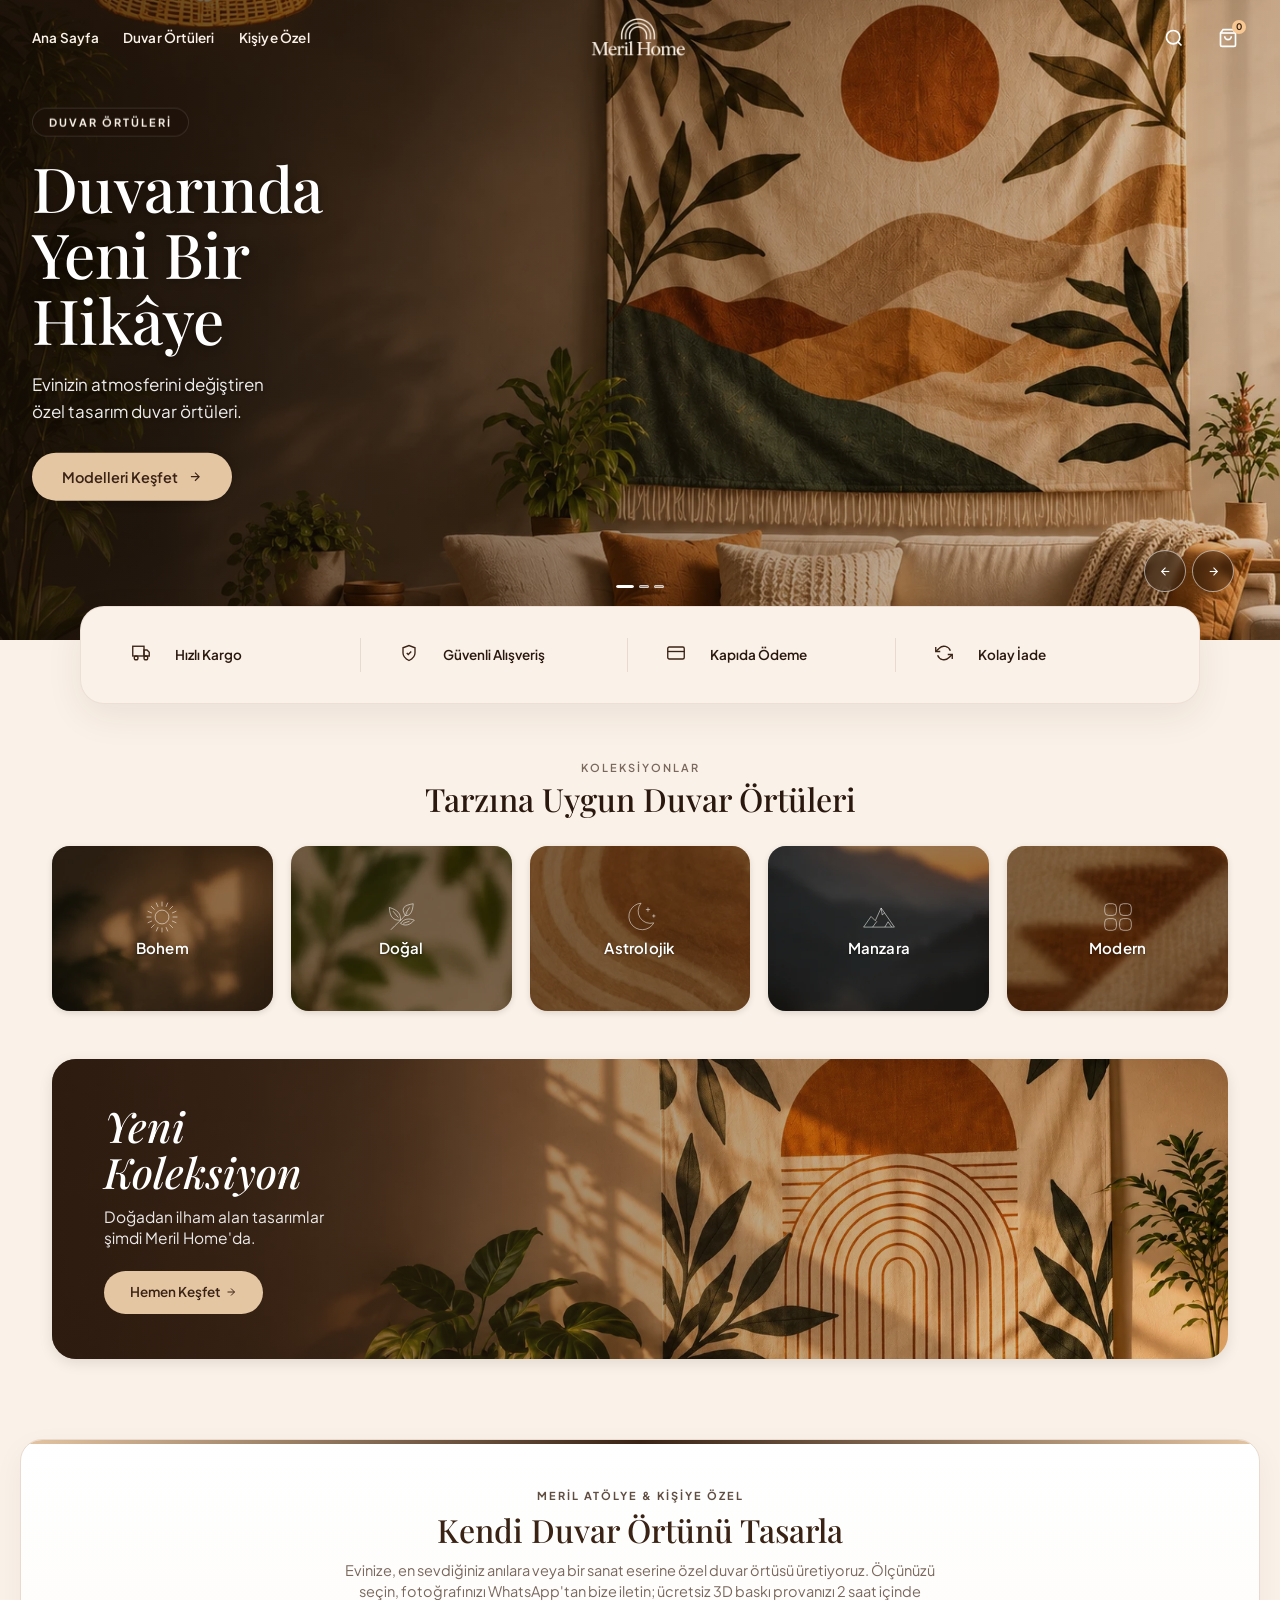
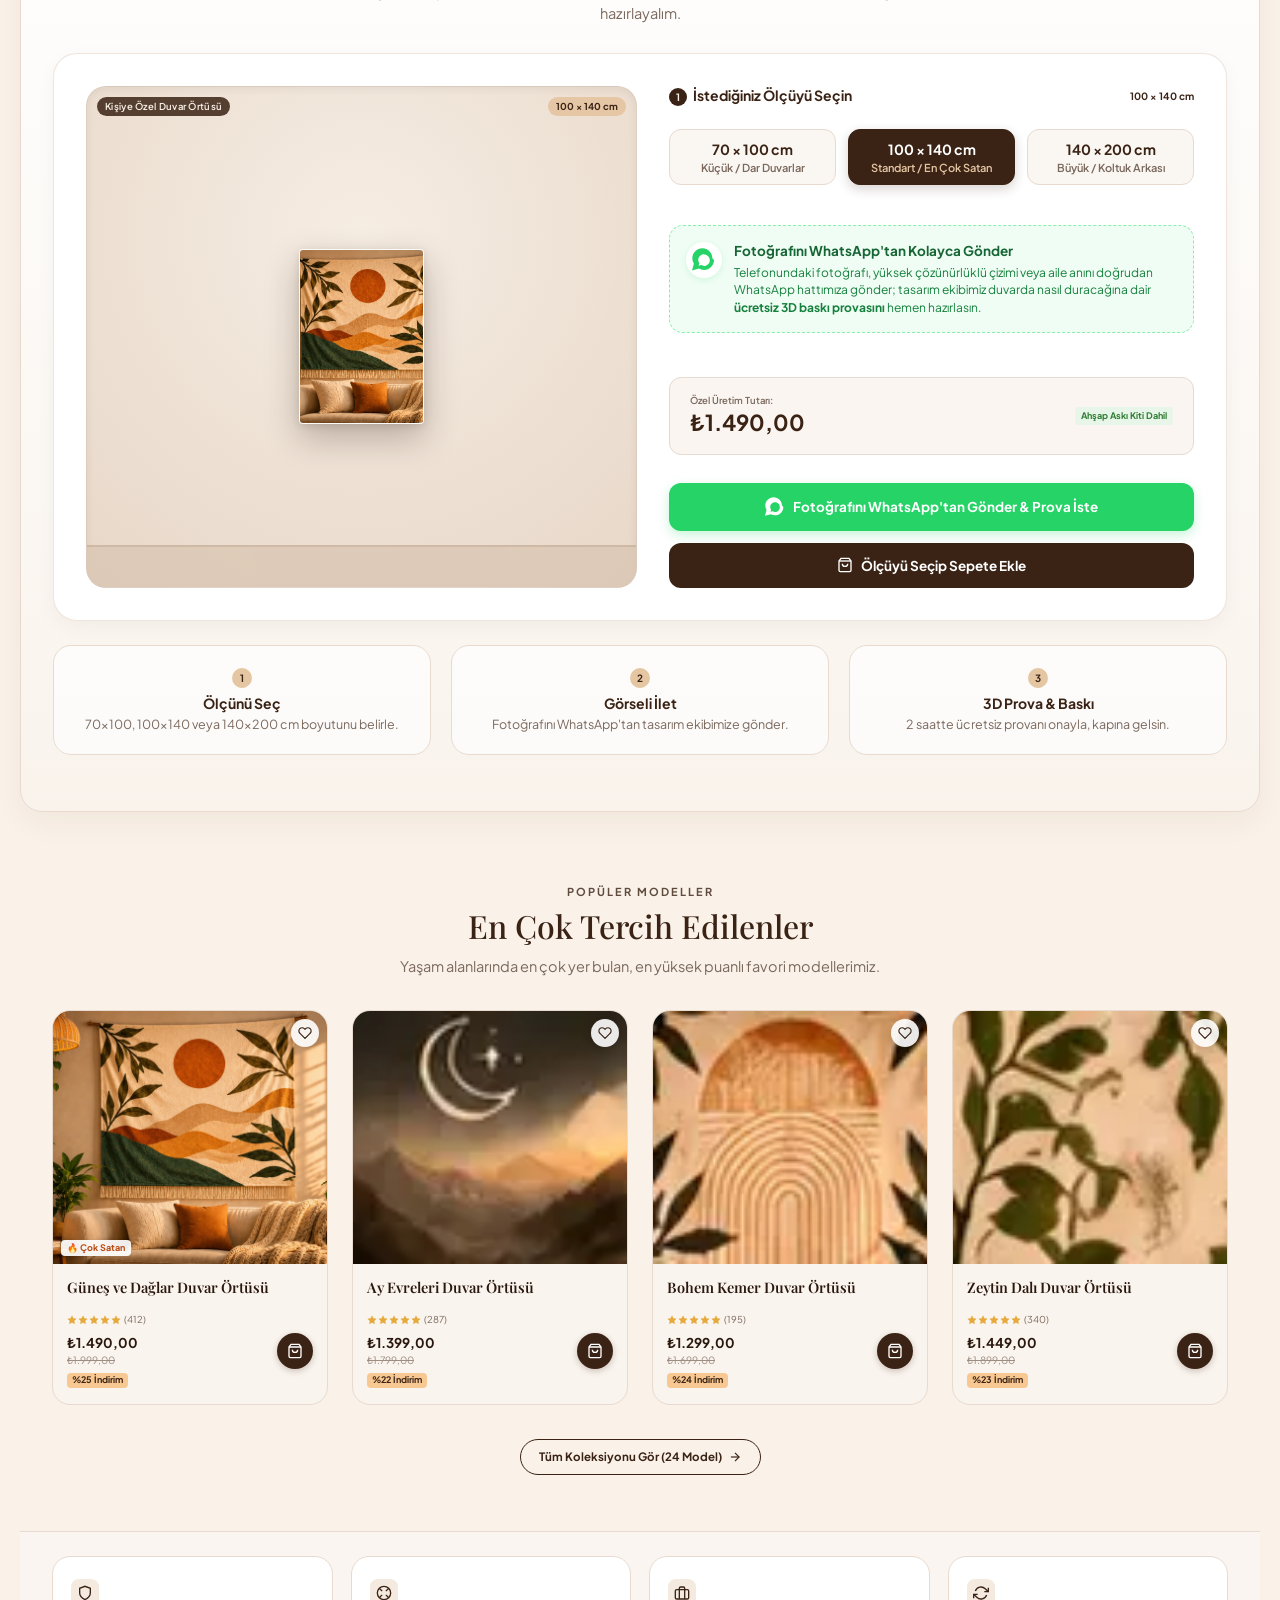
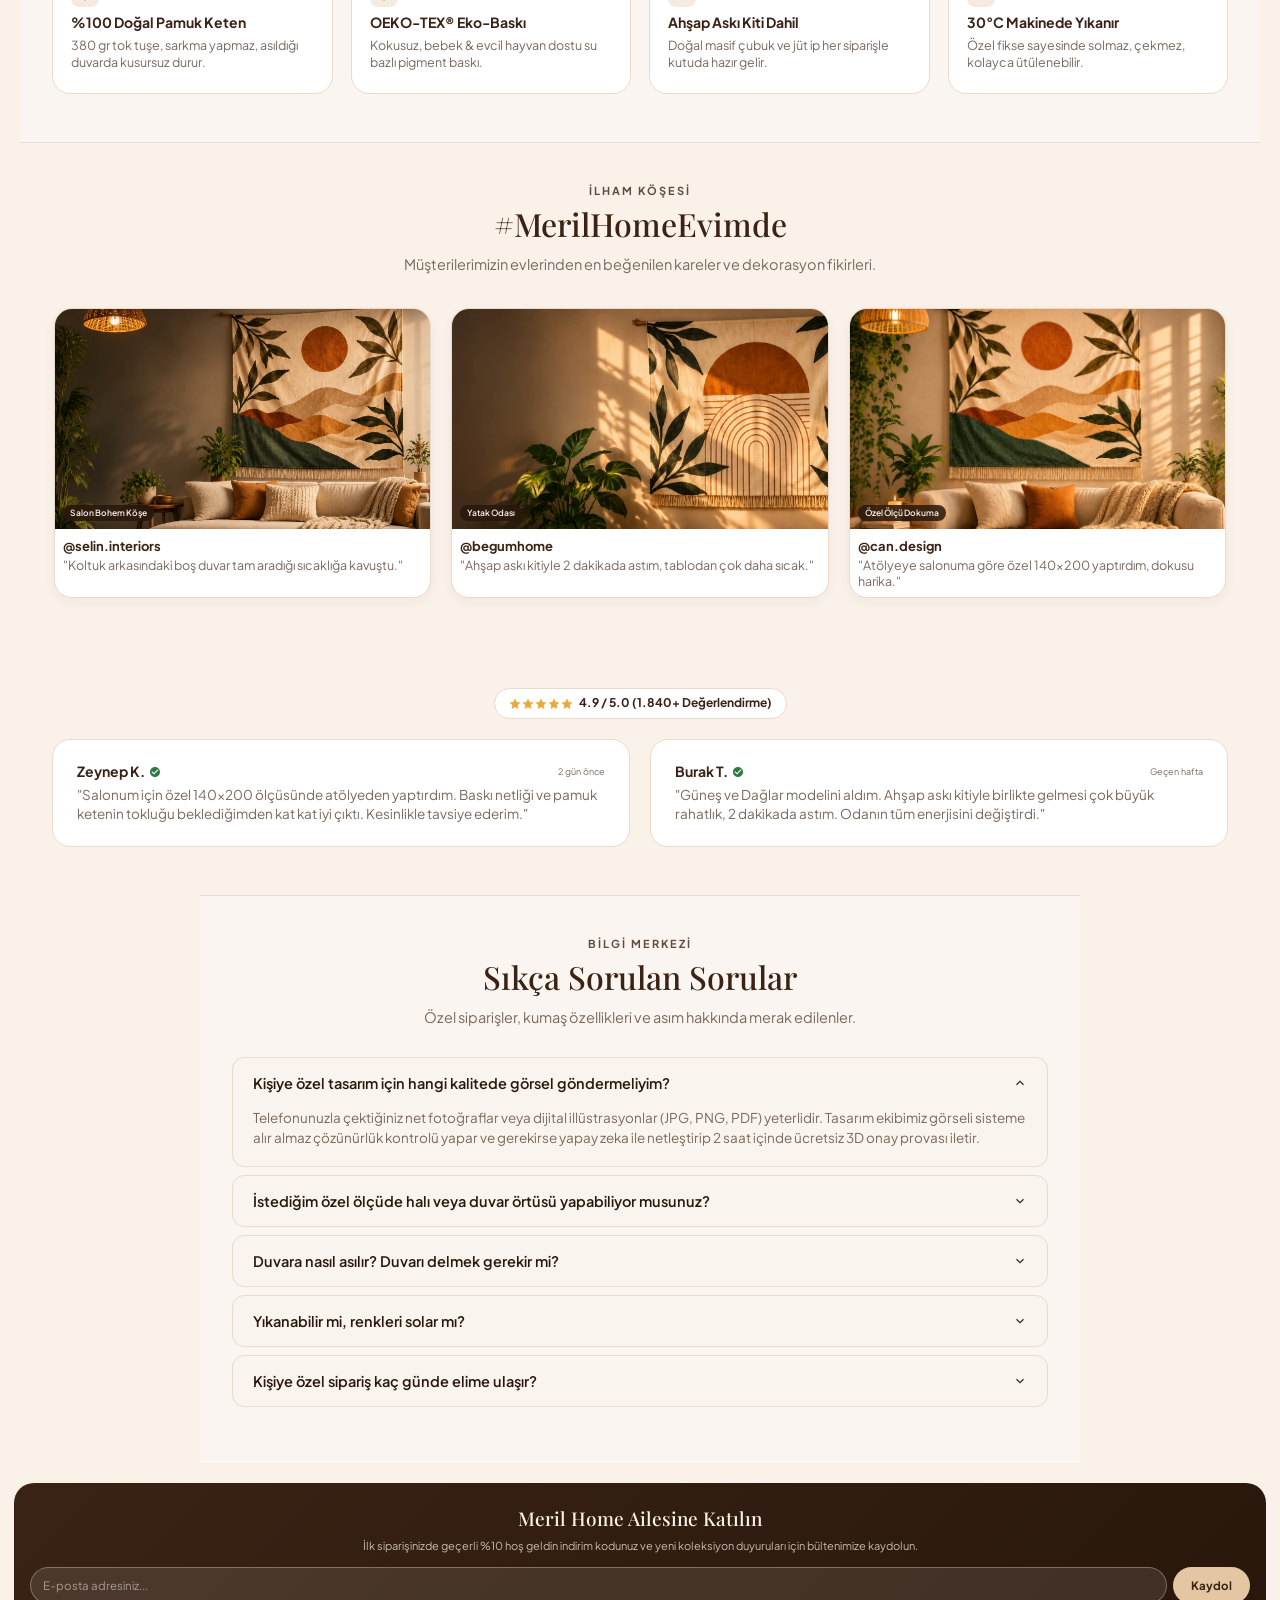
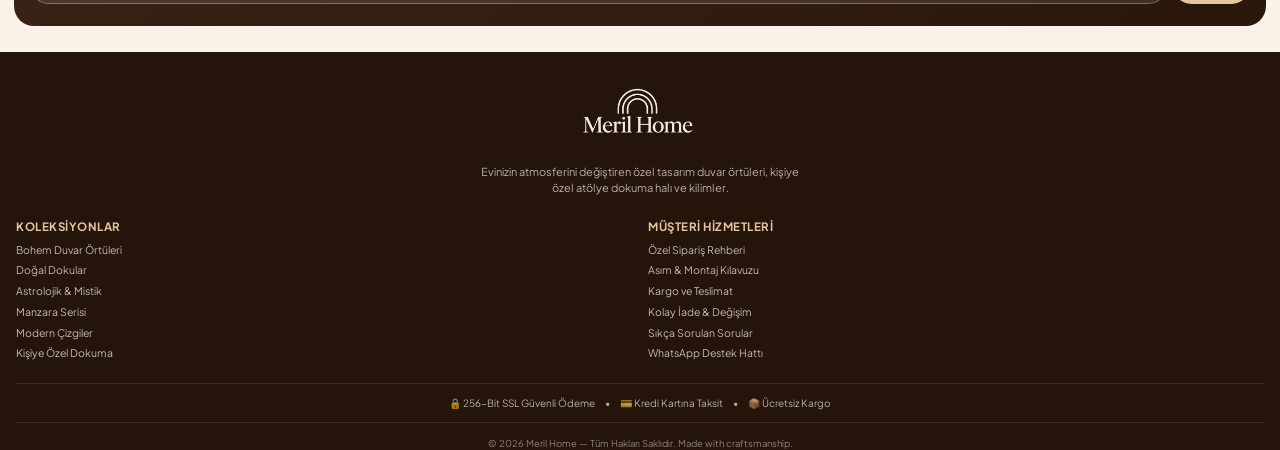
<file: index.html>
<!doctype html>
<html lang="tr">
  <head>
    <meta charset="utf-8">
    <meta name="viewport" content="width=device-width,initial-scale=1,viewport-fit=cover">
    <meta name="theme-color" content="#3A2315">
    <title>Meril Home — Duvarında Yeni Bir Hikâye</title>
    <link rel="preconnect" href="https://fonts.googleapis.com">
    <link rel="preconnect" href="https://fonts.gstatic.com" crossorigin>
    <link href="https://fonts.googleapis.com/css2?family=Playfair+Display:ital,wght@0,400;0,500;0,600;0,700;1,400;1,500;1,600&family=Plus+Jakarta+Sans:wght@400;500;600;700&display=swap" rel="stylesheet">
    <link rel="stylesheet" href="assets/meril-home.css">
  </head>
  <body class="template-index">
    <div class="site-wrapper">
      <!-- Header (Overlayed on Hero) -->
      <header class="site-header site-header--index" id="site-header">
        <div class="site-header-inner">
          <button class="header-icon-btn menu-toggle" id="menu-toggle-btn" aria-label="Menüyü Aç">
            <svg width="22" height="22" viewBox="0 0 24 24" fill="none" stroke="currentColor" stroke-width="2"><line x1="3" y1="12" x2="21" y2="12"></line><line x1="3" y1="6" x2="21" y2="6"></line><line x1="3" y1="18" x2="21" y2="18"></line></svg>
          </button>
          <nav class="desktop-nav-links" aria-label="Ana Menü">
            <a href="/" class="desktop-nav-link">Ana Sayfa</a>
            <a href="/collection.html" class="desktop-nav-link">Duvar Örtüleri</a>
            <a href="/#custom-atelier" class="desktop-nav-link">Kişiye Özel</a>
          </nav>

          <a href="/" class="header-logo-link" aria-label="Meril Home Ana Sayfa">
            <img src="assets/meril-home-logo-krem.png" alt="Meril Home" class="header-logo header-logo--light" width="138" height="68">
          </a>

          <div class="header-actions">
            <button class="header-icon-btn search-toggle" aria-label="Arama Yap">
              <svg width="20" height="20" viewBox="0 0 24 24" fill="none" stroke="currentColor" stroke-width="2"><circle cx="11" cy="11" r="8"></circle><line x1="21" y1="21" x2="16.65" y2="16.65"></line></svg>
            </button>
            <button class="header-icon-btn cart-toggle" id="cart-toggle-btn" aria-label="Sepet">
              <svg width="20" height="20" viewBox="0 0 24 24" fill="none" stroke="currentColor" stroke-width="2"><path d="M6 2L3 6v14a2 2 0 0 0 2 2h14a2 2 0 0 0 2-2V6l-3-4z"></path><line x1="3" y1="6" x2="21" y2="6"></line><path d="M16 10a4 4 0 0 1-8 0"></path></svg>
              <span class="cart-count-badge" id="header-cart-badge">0</span>
            </button>
          </div>
        </div>
      
        <!-- Horizontal Slide-Down Search Bar -->
        <div class="header-search-dropdown" id="header-search-dropdown" aria-hidden="true">
          <div class="search-dropdown-inner">
            <div class="search-input-wrap">
              <svg class="search-input-icon" width="18" height="18" viewBox="0 0 24 24" fill="none" stroke="currentColor" stroke-width="2"><circle cx="11" cy="11" r="8"></circle><line x1="21" y1="21" x2="16.65" y2="16.65"></line></svg>
              <input type="search" class="header-search-input" id="header-search-input" placeholder="Duvar örtüsü, desen veya koleksiyon ara..." autocomplete="off">
              <button type="button" class="search-clear-btn" id="search-close-btn" aria-label="Aramayı Kapat">
                <svg width="18" height="18" viewBox="0 0 24 24" fill="none" stroke="currentColor" stroke-width="2"><line x1="18" y1="6" x2="6" y2="18"></line><line x1="6" y1="6" x2="18" y2="18"></line></svg>
              </button>
            </div>
            <div class="search-quick-tags">
              <span class="search-tag-label">Popüler:</span>
              <a href="/collection.html?q=G%C3%BCne%C5%9F" class="search-tag">Güneş & Dağlar</a>
              <a href="/collection.html?cat=bohem" class="search-tag">Bohem</a>
              <a href="/collection.html?cat=astrolojik" class="search-tag">Astrolojik</a>
              <a href="/#custom-atelier" class="search-tag search-tag--highlight">Kişiye Özel</a>
            </div>
          </div>
        </div>

      </header>

      <!-- Main Content -->
      <main id="MainContent" class="content-for-layout">
        <!-- Hero Section -->
        <section class="hero-section" id="hero-section">
          <div class="hero-slider-track" id="hero-slider-track">
            <!-- Slide 0 -->
            <div class="hero-slide active" data-slide="0">
              <div class="hero-slide-bg" style="background-image: url('assets/ana-hero.webp');"></div>
              <div class="hero-slide-content">
                <div class="hero-badge">DUVAR ÖRTÜLERİ</div>
                <h1 class="hero-title">
                  <span>Duvarında</span>
                  <span>Yeni Bir</span>
                  <span>Hikâye</span>
                </h1>
                <p class="hero-subtitle">
                  Evinizin atmosferini değiştiren<br>özel tasarım duvar örtüleri.
                </p>
                <a href="/collection.html" class="hero-btn">
                  <span>Modelleri Keşfet</span>
                  <svg width="15" height="15" viewBox="0 0 24 24" fill="none" stroke="currentColor" stroke-width="2"><line x1="5" y1="12" x2="19" y2="12"></line><polyline points="12 5 19 12 12 19"></polyline></svg>
                </a>
              </div>
            </div>

            <!-- Slide 1 -->
            <div class="hero-slide" data-slide="1">
              <div class="hero-slide-bg" style="background-image: url('assets/yeni-koleksiyon.webp');"></div>
              <div class="hero-slide-content">
                <div class="hero-badge">YENİ KOLEKSİYON</div>
                <h2 class="hero-title">
                  <span>Bohem & Doğal</span>
                  <span>Sıcak</span>
                  <span>Dokular</span>
                </h2>
                <p class="hero-subtitle">
                  Doğadan ilham alan tonlarla<br>yaşam alanınıza karakter katın.
                </p>
                <a href="/collection.html" class="hero-btn">
                  <span>Koleksiyonu Gör</span>
                  <svg width="15" height="15" viewBox="0 0 24 24" fill="none" stroke="currentColor" stroke-width="2"><line x1="5" y1="12" x2="19" y2="12"></line><polyline points="12 5 19 12 12 19"></polyline></svg>
                </a>
              </div>
            </div>

            <!-- Slide 2 -->
            <div class="hero-slide" data-slide="2">
              <div class="hero-slide-bg" style="background-image: url('assets/urun-gunes-ve-daglar.webp');"></div>
              <div class="hero-slide-content">
                <div class="hero-badge">KİŞİYE ÖZEL ATÖLYE</div>
                <h2 class="hero-title">
                  <span>Kendi Duvar</span>
                  <span>Örtünü</span>
                  <span>Tasarla</span>
                </h2>
                <p class="hero-subtitle">
                  En sevdiğin fotoğrafı 3D provayla<br>özel ölçüde duvara taşı.
                </p>
                <a href="#custom-atelier" class="hero-btn">
                  <span>Hemen Tasarla</span>
                  <svg width="15" height="15" viewBox="0 0 24 24" fill="none" stroke="currentColor" stroke-width="2"><line x1="5" y1="12" x2="19" y2="12"></line><polyline points="12 5 19 12 12 19"></polyline></svg>
                </a>
              </div>
            </div>
          </div>

          <div class="hero-bottom-controls">
            <div class="hero-indicators" role="tablist" aria-label="Slayt Göstergeleri">
              <button class="hero-pill active" data-slide="0" aria-label="Slayt 1"></button>
              <button class="hero-pill" data-slide="1" aria-label="Slayt 2"></button>
              <button class="hero-pill" data-slide="2" aria-label="Slayt 3"></button>
            </div>

            <div class="hero-nav-arrows">
              <button class="hero-arrow-btn prev" id="hero-prev-btn" aria-label="Önceki Model">
                <svg width="14" height="14" viewBox="0 0 24 24" fill="none" stroke="currentColor" stroke-width="2"><line x1="19" y1="12" x2="5" y2="12"></line><polyline points="12 19 5 12 12 5"></polyline></svg>
              </button>
              <button class="hero-arrow-btn next" id="hero-next-btn" aria-label="Sonraki Model">
                <svg width="14" height="14" viewBox="0 0 24 24" fill="none" stroke="currentColor" stroke-width="2"><line x1="5" y1="12" x2="19" y2="12"></line><polyline points="12 5 19 12 12 19"></polyline></svg>
              </button>
            </div>
          </div>
        </section>

        <!-- Trust Badges Panel (Curved Sheet) -->
        <section class="trust-badges-panel">
          <div class="trust-badges-inner">
            <div class="trust-badge-item">
              <div class="trust-badge-icon">
                <svg width="20" height="20" viewBox="0 0 24 24" fill="none" stroke="currentColor" stroke-width="1.8"><rect x="1" y="3" width="15" height="13"></rect><polygon points="16 8 20 8 23 11 23 16 16 16 16 8"></polygon><circle cx="5.5" cy="18.5" r="2.5"></circle><circle cx="18.5" cy="18.5" r="2.5"></circle></svg>
              </div>
              <div class="trust-badge-label">Hızlı Kargo</div>
            </div>

            <div class="trust-badge-item">
              <div class="trust-badge-icon">
                <svg width="20" height="20" viewBox="0 0 24 24" fill="none" stroke="currentColor" stroke-width="1.8"><path d="M12 22s8-4 8-10V5l-8-3-8 3v7c0 6 8 10 8 10z"></path><polyline points="9 12 11 14 15 10"></polyline></svg>
              </div>
              <div class="trust-badge-label">Güvenli Alışveriş</div>
            </div>

            <div class="trust-badge-item">
              <div class="trust-badge-icon">
                <svg width="20" height="20" viewBox="0 0 24 24" fill="none" stroke="currentColor" stroke-width="1.8"><rect x="1" y="4" width="22" height="16" rx="2" ry="2"></rect><line x1="1" y1="10" x2="23" y2="10"></line></svg>
              </div>
              <div class="trust-badge-label">Kapıda Ödeme</div>
            </div>

            <div class="trust-badge-item">
              <div class="trust-badge-icon">
                <svg width="20" height="20" viewBox="0 0 24 24" fill="none" stroke="currentColor" stroke-width="1.8"><polyline points="1 4 1 10 7 10"></polyline><polyline points="23 20 23 14 17 14"></polyline><path d="M20.49 9A9 9 0 0 0 5.64 5.64L1 10m22 4l-4.64 4.36A9 9 0 0 1 3.51 15"></path></svg>
              </div>
              <div class="trust-badge-label">Kolay İade</div>
            </div>
          </div>
        </section>

        <!-- Collections Section (with official WebP textures & SVG symbols) -->
        <section class="collections-section">
          <div class="collections-header">
            <div class="collections-badge-subtitle">KOLEKSİYONLAR</div>
            <h2 class="collections-main-title">Tarzına Uygun Duvar Örtüleri</h2>
          </div>

          <div class="collections-grid">
            <a href="/collection.html?cat=bohem" class="collection-card" style="background-image: url('assets/kategori-bohem.webp');">
              <div class="collection-card-inner">
                <svg class="collection-card-icon" width="24" height="24"><use href="assets/meril-kategori-ikonlari.svg#bohem"></use></svg>
                <span class="collection-card-name">Bohem</span>
              </div>
            </a>

            <a href="/collection.html?cat=dogal" class="collection-card" style="background-image: url('assets/kategori-dogal.webp');">
              <div class="collection-card-inner">
                <svg class="collection-card-icon" width="24" height="24"><use href="assets/meril-kategori-ikonlari.svg#dogal"></use></svg>
                <span class="collection-card-name">Doğal</span>
              </div>
            </a>

            <a href="/collection.html?cat=astrolojik" class="collection-card" style="background-image: url('assets/kategori-astrolojik.webp');">
              <div class="collection-card-inner">
                <svg class="collection-card-icon" width="24" height="24"><use href="assets/meril-kategori-ikonlari.svg#astrolojik"></use></svg>
                <span class="collection-card-name">Astrolojik</span>
              </div>
            </a>

            <a href="/collection.html?cat=manzara" class="collection-card" style="background-image: url('assets/kategori-manzara.webp');">
              <div class="collection-card-inner">
                <svg class="collection-card-icon" width="24" height="24"><use href="assets/meril-kategori-ikonlari.svg#manzara"></use></svg>
                <span class="collection-card-name">Manzara</span>
              </div>
            </a>

            <a href="/collection.html?cat=modern" class="collection-card" style="background-image: url('assets/kategori-modern.webp');">
              <div class="collection-card-inner">
                <svg class="collection-card-icon" width="24" height="24"><use href="assets/meril-kategori-ikonlari.svg#modern"></use></svg>
                <span class="collection-card-name">Modern</span>
              </div>
            </a>
          </div>
        </section>

        <!-- Promo Banner Section (with official yeni-koleksiyon.webp) -->
        <section class="promo-section">
          <div class="promo-card-wrapper" style="background-image: url('assets/yeni-koleksiyon.webp');">
            <div class="promo-card-content">
              <h3 class="promo-title">
                <em>Yeni</em><br>
                <em>Koleksiyon</em>
              </h3>
              <p class="promo-desc">
                Doğadan ilham alan tasarımlar<br>şimdi Meril Home'da.
              </p>
              <a href="/collection.html" class="promo-btn">
                <span>Hemen Keşfet</span>
                <svg width="14" height="14" viewBox="0 0 24 24" fill="none" stroke="currentColor" stroke-width="2"><line x1="5" y1="12" x2="19" y2="12"></line><polyline points="12 5 19 12 12 19"></polyline></svg>
              </a>
            </div>
          </div>
        </section>
      
        <!-- ============================================== -->
        <!-- 1. KİŞİYE ÖZEL ATÖLYE & DOKUMA BÖLÜMÜ           -->
        <!-- ============================================== -->
        <!-- ============================================== -->
        <!-- 1. KİŞİYE ÖZEL DUVAR ÖRTÜSÜ ATÖLYESİ           -->
        <!-- ============================================== -->
        <section class="custom-atelier-section" id="custom-atelier">
          <span class="section-eyebrow">MERİL ATÖLYE & KİŞİYE ÖZEL</span>
          <h2 class="section-main-title">Kendi Duvar Örtünü Tasarla</h2>
          <p class="section-lead-text">
            Evinize, en sevdiğiniz anılara veya bir sanat eserine özel duvar örtüsü üretiyoruz. Ölçünüzü seçin, fotoğrafınızı WhatsApp'tan bize iletin; ücretsiz 3D baskı provanızı 2 saat içinde hazırlayalım.
          </p>

          <div class="atelier-configurator-card">
            <!-- Mockup Frame -->
            <div class="atelier-mockup-frame">
              <div class="mockup-badges-wrap">
                <span class="mockup-badge">Kişiye Özel Duvar Örtüsü</span>
                <span class="mockup-dim-badge" id="atelier-preview-dim-badge">100 × 140 cm</span>
              </div>

              <!-- Wooden hanging bar -->
              

              <!-- Tapestry preview frame -->
              <div class="mockup-tapestry-wrap">
                <img id="atelier-preview-img" src="assets/urun-gunes-ve-daglar.webp" alt="Kişiye Özel Duvar Örtüsü" class="atelier-preview-img">
              </div>

              <!-- Floor line for room illusion -->
              <div class="mockup-wall-line"></div>
            </div>

            <!-- Size Selection (Only 70x100, 100x140, 140x200) -->
            <div class="atelier-step-label">
              <span><span class="atelier-step-num">1</span>İstediğiniz Ölçüyü Seçin</span>
              <span id="label-selected-size" style="font-size: 10px; color: var(--color-espresso); font-weight: 700;">100 × 140 cm</span>
            </div>
            <div class="atelier-sizes-grid atelier-sizes-grid--three">
              <button type="button" class="atelier-size-chip" data-size="70 × 100 cm" data-price="1090">
                <span class="size-chip-dim">70 × 100 cm</span>
                <span class="size-chip-sub">Küçük / Dar Duvarlar</span>
              </button>
              <button type="button" class="atelier-size-chip active" data-size="100 × 140 cm" data-price="1490">
                <span class="size-chip-dim">100 × 140 cm</span>
                <span class="size-chip-sub">Standart / En Çok Satan</span>
              </button>
              <button type="button" class="atelier-size-chip" data-size="140 × 200 cm" data-price="1990">
                <span class="size-chip-dim">140 × 200 cm</span>
                <span class="size-chip-sub">Büyük / Koltuk Arkası</span>
              </button>
            </div>

            <!-- WhatsApp Direct Send Card -->
            <div class="atelier-wa-box">
              <div class="atelier-wa-icon-box">
                <svg width="24" height="24" viewBox="0 0 24 24" fill="#25D366"><path d="M12.031 6.172c-3.181 0-5.767 2.586-5.768 5.766-.001 1.298.38 2.27 1.019 3.287l-.711 2.598 2.669-.699c.969.54 1.771.82 2.791.82 3.181 0 5.767-2.586 5.768-5.766 0-3.18-2.587-5.766-5.768-5.766zm9.969 5.766c0 5.514-4.486 10-10 10-1.824 0-3.535-.49-5.018-1.341l-6.982 1.826 1.859-6.797c-.947-1.547-1.493-3.366-1.493-5.322 0-5.514 4.486-10 10-10 5.514 0 10 4.486 10 10z"/></svg>
              </div>
              <div class="atelier-wa-text-box">
                <div class="atelier-wa-title">Fotoğrafını WhatsApp'tan Kolayca Gönder</div>
                <div class="atelier-wa-desc">
                  Telefonundaki fotoğrafı, yüksek çözünürlüklü çizimi veya aile anını doğrudan WhatsApp hattımıza gönder; tasarım ekibimiz duvarda nasıl duracağına dair <strong>ücretsiz 3D baskı provasını</strong> hemen hazırlasın.
                </div>
              </div>
            </div>

            <!-- Price banner -->
            <div class="atelier-price-banner">
              <div class="price-banner-info">
                <span class="price-banner-label">Özel Üretim Tutarı:</span>
                <span class="price-banner-amount" id="atelier-total-price">₺1.490,00</span>
              </div>
              <span class="price-banner-tag">Ahşap Askı Kiti Dahil</span>
            </div>

            <!-- Actions -->
            <div class="atelier-actions-group">
              <a href="https://wa.me/905555555555?text=Merhaba%20Meril%20Home%2C%20ki%C5%9Fiye%20%C3%B6zel%20duvar%20%C3%B6rt%C3%BCs%C3%BC%20yapt%C4%B1rmak%20istiyorum.%0A%C3%96l%C3%A7%C3%BC%3A%20100%20%C3%97%20140%20cm%0AG%C3%B6rselimi%20iletiyorum%2C%203D%20bask%C4%B1%20provas%C4%B1%20haz%C4%B1rlayabilir%20misiniz%3F" target="_blank" rel="noopener" class="atelier-whatsapp-cta" id="atelier-wa-btn">
                <svg width="20" height="20" viewBox="0 0 24 24" fill="currentColor"><path d="M12.031 6.172c-3.181 0-5.767 2.586-5.768 5.766-.001 1.298.38 2.27 1.019 3.287l-.711 2.598 2.669-.699c.969.54 1.771.82 2.791.82 3.181 0 5.767-2.586 5.768-5.766 0-3.18-2.587-5.766-5.768-5.766zm9.969 5.766c0 5.514-4.486 10-10 10-1.824 0-3.535-.49-5.018-1.341l-6.982 1.826 1.859-6.797c-.947-1.547-1.493-3.366-1.493-5.322 0-5.514 4.486-10 10-10 5.514 0 10 4.486 10 10z"/></svg>
                <span>Fotoğrafını WhatsApp'tan Gönder & Prova İste</span>
              </a>

              <button type="button" class="atelier-cart-cta" id="atelier-add-cart-btn">
                <svg width="16" height="16" viewBox="0 0 24 24" fill="none" stroke="currentColor" stroke-width="2"><path d="M6 2L3 6v14a2 2 0 0 0 2 2h14a2 2 0 0 0 2-2V6l-3-4z"></path><line x1="3" y1="6" x2="21" y2="6"></line><path d="M16 10a4 4 0 0 1-8 0"></path></svg>
                <span>Ölçüyü Seçip Sepete Ekle</span>
              </button>
            </div>
          </div>

          <!-- 3 Adımda Süreç -->
          <div class="atelier-process-strip">
            <div class="process-step-card">
              <div class="process-step-num">1</div>
              <div class="process-step-title">Ölçünü Seç</div>
              <div class="process-step-desc">70×100, 100×140 veya 140×200 cm boyutunu belirle.</div>
            </div>
            <div class="process-step-card">
              <div class="process-step-num">2</div>
              <div class="process-step-title">Görseli İlet</div>
              <div class="process-step-desc">Fotoğrafını WhatsApp'tan tasarım ekibimize gönder.</div>
            </div>
            <div class="process-step-card">
              <div class="process-step-num">3</div>
              <div class="process-step-title">3D Prova & Baskı</div>
              <div class="process-step-desc">2 saatte ücretsiz provanı onayla, kapına gelsin.</div>
            </div>
          </div>
        </section>

        <!-- ============================================== -->
        <!-- 2. EN ÇOK TERCİH EDİLEN DUVAR ÖRTÜLERİ         -->
        <!-- ============================================== -->
        <section class="home-bestsellers-section">
          <div class="home-bestsellers-header">
            <span class="section-eyebrow">POPÜLER MODELLER</span>
            <h2 class="section-main-title">En Çok Tercih Edilenler</h2>
            <p class="section-lead-text">Yaşam alanlarında en çok yer bulan, en yüksek puanlı favori modellerimiz.</p>
          </div>

          <div class="products-grid-2col">
            <!-- Product 1 -->
            <div class="product-grid-card">
              <div class="product-card-media">
                <a href="/product.html">
                  <img src="assets/urun-gunes-ve-daglar.webp" alt="Güneş ve Dağlar Duvar Örtüsü" loading="lazy">
                </a>
                <button type="button" class="card-wishlist-btn" aria-label="Favorilere Ekle">
                  <svg width="14" height="14" viewBox="0 0 24 24" fill="none" stroke="currentColor" stroke-width="2"><path d="M20.84 4.61a5.5 5.5 0 0 0-7.78 0L12 5.67l-1.06-1.06a5.5 5.5 0 0 0-7.78 7.78l1.06 1.06L12 21.23l7.78-7.78 1.06-1.06a5.5 5.5 0 0 0 0-7.78z"></path></svg>
                </button>
                <span class="card-badge-badge">🔥 Çok Satan</span>
              </div>
              <div class="product-card-details">
                <h3 class="product-card-title"><a href="/product.html">Güneş ve Dağlar Duvar Örtüsü</a></h3>
                <div class="product-card-rating">
                  <div class="rating-stars">
                    <svg width="10" height="10" viewBox="0 0 24 24" fill="#E5A93C" stroke="#E5A93C"><polygon points="12 2 15.09 8.26 22 9.27 17 14.14 18.18 21.02 12 17.77 5.82 21.02 7 14.14 2 9.27 8.91 8.26 12 2"></polygon></svg>
                    <svg width="10" height="10" viewBox="0 0 24 24" fill="#E5A93C" stroke="#E5A93C"><polygon points="12 2 15.09 8.26 22 9.27 17 14.14 18.18 21.02 12 17.77 5.82 21.02 7 14.14 2 9.27 8.91 8.26 12 2"></polygon></svg>
                    <svg width="10" height="10" viewBox="0 0 24 24" fill="#E5A93C" stroke="#E5A93C"><polygon points="12 2 15.09 8.26 22 9.27 17 14.14 18.18 21.02 12 17.77 5.82 21.02 7 14.14 2 9.27 8.91 8.26 12 2"></polygon></svg>
                    <svg width="10" height="10" viewBox="0 0 24 24" fill="#E5A93C" stroke="#E5A93C"><polygon points="12 2 15.09 8.26 22 9.27 17 14.14 18.18 21.02 12 17.77 5.82 21.02 7 14.14 2 9.27 8.91 8.26 12 2"></polygon></svg>
                    <svg width="10" height="10" viewBox="0 0 24 24" fill="#E5A93C" stroke="#E5A93C"><polygon points="12 2 15.09 8.26 22 9.27 17 14.14 18.18 21.02 12 17.77 5.82 21.02 7 14.14 2 9.27 8.91 8.26 12 2"></polygon></svg>
                  </div>
                  <span class="rating-num">(412)</span>
                </div>
                <div class="product-card-price-row">
                  <div class="price-block">
                    <div class="price-current">₺1.490,00</div>
                    <div class="price-old">₺1.999,00</div>
                  </div>
                  <button type="button" class="card-quick-add-btn" data-title="Güneş ve Dağlar Duvar Örtüsü" data-price="₺1.490,00" aria-label="Sepete Ekle">
                    <svg width="13" height="13" viewBox="0 0 24 24" fill="none" stroke="currentColor" stroke-width="2"><path d="M6 2L3 6v14a2 2 0 0 0 2 2h14a2 2 0 0 0 2-2V6l-3-4z"></path><line x1="3" y1="6" x2="21" y2="6"></line><path d="M16 10a4 4 0 0 1-8 0"></path></svg>
                  </button>
                </div>
                <span class="product-card-discount-tag">%25 İndirim</span>
              </div>
            </div>

            <!-- Product 2 -->
            <div class="product-grid-card">
              <div class="product-card-media">
                <a href="/product.html">
                  <img src="assets/galeri-ay-ve-daglar.webp" alt="Ay Evreleri Duvar Örtüsü" loading="lazy">
                </a>
                <button type="button" class="card-wishlist-btn" aria-label="Favorilere Ekle">
                  <svg width="14" height="14" viewBox="0 0 24 24" fill="none" stroke="currentColor" stroke-width="2"><path d="M20.84 4.61a5.5 5.5 0 0 0-7.78 0L12 5.67l-1.06-1.06a5.5 5.5 0 0 0-7.78 7.78l1.06 1.06L12 21.23l7.78-7.78 1.06-1.06a5.5 5.5 0 0 0 0-7.78z"></path></svg>
                </button>
              </div>
              <div class="product-card-details">
                <h3 class="product-card-title"><a href="/product.html">Ay Evreleri Duvar Örtüsü</a></h3>
                <div class="product-card-rating">
                  <div class="rating-stars">
                    <svg width="10" height="10" viewBox="0 0 24 24" fill="#E5A93C" stroke="#E5A93C"><polygon points="12 2 15.09 8.26 22 9.27 17 14.14 18.18 21.02 12 17.77 5.82 21.02 7 14.14 2 9.27 8.91 8.26 12 2"></polygon></svg>
                    <svg width="10" height="10" viewBox="0 0 24 24" fill="#E5A93C" stroke="#E5A93C"><polygon points="12 2 15.09 8.26 22 9.27 17 14.14 18.18 21.02 12 17.77 5.82 21.02 7 14.14 2 9.27 8.91 8.26 12 2"></polygon></svg>
                    <svg width="10" height="10" viewBox="0 0 24 24" fill="#E5A93C" stroke="#E5A93C"><polygon points="12 2 15.09 8.26 22 9.27 17 14.14 18.18 21.02 12 17.77 5.82 21.02 7 14.14 2 9.27 8.91 8.26 12 2"></polygon></svg>
                    <svg width="10" height="10" viewBox="0 0 24 24" fill="#E5A93C" stroke="#E5A93C"><polygon points="12 2 15.09 8.26 22 9.27 17 14.14 18.18 21.02 12 17.77 5.82 21.02 7 14.14 2 9.27 8.91 8.26 12 2"></polygon></svg>
                    <svg width="10" height="10" viewBox="0 0 24 24" fill="#E5A93C" stroke="#E5A93C"><polygon points="12 2 15.09 8.26 22 9.27 17 14.14 18.18 21.02 12 17.77 5.82 21.02 7 14.14 2 9.27 8.91 8.26 12 2"></polygon></svg>
                  </div>
                  <span class="rating-num">(287)</span>
                </div>
                <div class="product-card-price-row">
                  <div class="price-block">
                    <div class="price-current">₺1.399,00</div>
                    <div class="price-old">₺1.799,00</div>
                  </div>
                  <button type="button" class="card-quick-add-btn" data-title="Ay Evreleri Duvar Örtüsü" data-price="₺1.399,00" aria-label="Sepete Ekle">
                    <svg width="13" height="13" viewBox="0 0 24 24" fill="none" stroke="currentColor" stroke-width="2"><path d="M6 2L3 6v14a2 2 0 0 0 2 2h14a2 2 0 0 0 2-2V6l-3-4z"></path><line x1="3" y1="6" x2="21" y2="6"></line><path d="M16 10a4 4 0 0 1-8 0"></path></svg>
                  </button>
                </div>
                <span class="product-card-discount-tag">%22 İndirim</span>
              </div>
            </div>

            <!-- Product 3 -->
            <div class="product-grid-card">
              <div class="product-card-media">
                <a href="/product.html">
                  <img src="assets/galeri-kemer.webp" alt="Bohem Kemer Duvar Örtüsü" loading="lazy">
                </a>
                <button type="button" class="card-wishlist-btn" aria-label="Favorilere Ekle">
                  <svg width="14" height="14" viewBox="0 0 24 24" fill="none" stroke="currentColor" stroke-width="2"><path d="M20.84 4.61a5.5 5.5 0 0 0-7.78 0L12 5.67l-1.06-1.06a5.5 5.5 0 0 0-7.78 7.78l1.06 1.06L12 21.23l7.78-7.78 1.06-1.06a5.5 5.5 0 0 0 0-7.78z"></path></svg>
                </button>
              </div>
              <div class="product-card-details">
                <h3 class="product-card-title"><a href="/product.html">Bohem Kemer Duvar Örtüsü</a></h3>
                <div class="product-card-rating">
                  <div class="rating-stars">
                    <svg width="10" height="10" viewBox="0 0 24 24" fill="#E5A93C" stroke="#E5A93C"><polygon points="12 2 15.09 8.26 22 9.27 17 14.14 18.18 21.02 12 17.77 5.82 21.02 7 14.14 2 9.27 8.91 8.26 12 2"></polygon></svg>
                    <svg width="10" height="10" viewBox="0 0 24 24" fill="#E5A93C" stroke="#E5A93C"><polygon points="12 2 15.09 8.26 22 9.27 17 14.14 18.18 21.02 12 17.77 5.82 21.02 7 14.14 2 9.27 8.91 8.26 12 2"></polygon></svg>
                    <svg width="10" height="10" viewBox="0 0 24 24" fill="#E5A93C" stroke="#E5A93C"><polygon points="12 2 15.09 8.26 22 9.27 17 14.14 18.18 21.02 12 17.77 5.82 21.02 7 14.14 2 9.27 8.91 8.26 12 2"></polygon></svg>
                    <svg width="10" height="10" viewBox="0 0 24 24" fill="#E5A93C" stroke="#E5A93C"><polygon points="12 2 15.09 8.26 22 9.27 17 14.14 18.18 21.02 12 17.77 5.82 21.02 7 14.14 2 9.27 8.91 8.26 12 2"></polygon></svg>
                    <svg width="10" height="10" viewBox="0 0 24 24" fill="#E5A93C" stroke="#E5A93C"><polygon points="12 2 15.09 8.26 22 9.27 17 14.14 18.18 21.02 12 17.77 5.82 21.02 7 14.14 2 9.27 8.91 8.26 12 2"></polygon></svg>
                  </div>
                  <span class="rating-num">(195)</span>
                </div>
                <div class="product-card-price-row">
                  <div class="price-block">
                    <div class="price-current">₺1.299,00</div>
                    <div class="price-old">₺1.699,00</div>
                  </div>
                  <button type="button" class="card-quick-add-btn" data-title="Bohem Kemer Duvar Örtüsü" data-price="₺1.299,00" aria-label="Sepete Ekle">
                    <svg width="13" height="13" viewBox="0 0 24 24" fill="none" stroke="currentColor" stroke-width="2"><path d="M6 2L3 6v14a2 2 0 0 0 2 2h14a2 2 0 0 0 2-2V6l-3-4z"></path><line x1="3" y1="6" x2="21" y2="6"></line><path d="M16 10a4 4 0 0 1-8 0"></path></svg>
                  </button>
                </div>
                <span class="product-card-discount-tag">%24 İndirim</span>
              </div>
            </div>

            <!-- Product 4 -->
            <div class="product-grid-card">
              <div class="product-card-media">
                <a href="/product.html">
                  <img src="assets/galeri-zeytin.webp" alt="Zeytin Dalı Duvar Örtüsü" loading="lazy">
                </a>
                <button type="button" class="card-wishlist-btn" aria-label="Favorilere Ekle">
                  <svg width="14" height="14" viewBox="0 0 24 24" fill="none" stroke="currentColor" stroke-width="2"><path d="M20.84 4.61a5.5 5.5 0 0 0-7.78 0L12 5.67l-1.06-1.06a5.5 5.5 0 0 0-7.78 7.78l1.06 1.06L12 21.23l7.78-7.78 1.06-1.06a5.5 5.5 0 0 0 0-7.78z"></path></svg>
                </button>
              </div>
              <div class="product-card-details">
                <h3 class="product-card-title"><a href="/product.html">Zeytin Dalı Duvar Örtüsü</a></h3>
                <div class="product-card-rating">
                  <div class="rating-stars">
                    <svg width="10" height="10" viewBox="0 0 24 24" fill="#E5A93C" stroke="#E5A93C"><polygon points="12 2 15.09 8.26 22 9.27 17 14.14 18.18 21.02 12 17.77 5.82 21.02 7 14.14 2 9.27 8.91 8.26 12 2"></polygon></svg>
                    <svg width="10" height="10" viewBox="0 0 24 24" fill="#E5A93C" stroke="#E5A93C"><polygon points="12 2 15.09 8.26 22 9.27 17 14.14 18.18 21.02 12 17.77 5.82 21.02 7 14.14 2 9.27 8.91 8.26 12 2"></polygon></svg>
                    <svg width="10" height="10" viewBox="0 0 24 24" fill="#E5A93C" stroke="#E5A93C"><polygon points="12 2 15.09 8.26 22 9.27 17 14.14 18.18 21.02 12 17.77 5.82 21.02 7 14.14 2 9.27 8.91 8.26 12 2"></polygon></svg>
                    <svg width="10" height="10" viewBox="0 0 24 24" fill="#E5A93C" stroke="#E5A93C"><polygon points="12 2 15.09 8.26 22 9.27 17 14.14 18.18 21.02 12 17.77 5.82 21.02 7 14.14 2 9.27 8.91 8.26 12 2"></polygon></svg>
                    <svg width="10" height="10" viewBox="0 0 24 24" fill="#E5A93C" stroke="#E5A93C"><polygon points="12 2 15.09 8.26 22 9.27 17 14.14 18.18 21.02 12 17.77 5.82 21.02 7 14.14 2 9.27 8.91 8.26 12 2"></polygon></svg>
                  </div>
                  <span class="rating-num">(340)</span>
                </div>
                <div class="product-card-price-row">
                  <div class="price-block">
                    <div class="price-current">₺1.449,00</div>
                    <div class="price-old">₺1.899,00</div>
                  </div>
                  <button type="button" class="card-quick-add-btn" data-title="Zeytin Dalı Duvar Örtüsü" data-price="₺1.449,00" aria-label="Sepete Ekle">
                    <svg width="13" height="13" viewBox="0 0 24 24" fill="none" stroke="currentColor" stroke-width="2"><path d="M6 2L3 6v14a2 2 0 0 0 2 2h14a2 2 0 0 0 2-2V6l-3-4z"></path><line x1="3" y1="6" x2="21" y2="6"></line><path d="M16 10a4 4 0 0 1-8 0"></path></svg>
                  </button>
                </div>
                <span class="product-card-discount-tag">%23 İndirim</span>
              </div>
            </div>
          </div>

          <div class="bestsellers-footer-cta">
            <a href="/collection.html" class="bestsellers-all-link">
              <span>Tüm Koleksiyonu Gör (24 Model)</span>
              <svg width="14" height="14" viewBox="0 0 24 24" fill="none" stroke="currentColor" stroke-width="2"><line x1="5" y1="12" x2="19" y2="12"></line><polyline points="12 5 19 12 12 19"></polyline></svg>
            </a>
          </div>
        </section>

        <!-- ============================================== -->
        <!-- 3. MERİL ATÖLYE KALİTE VE AYRICALIKLARI         -->
        <!-- ============================================== -->
        <section class="atelier-craft-section">
          <div class="craft-grid">
            <div class="craft-card">
              <div class="craft-icon">
                <svg width="16" height="16" viewBox="0 0 24 24" fill="none" stroke="currentColor" stroke-width="2"><path d="M12 22s8-4 8-10V5l-8-3-8 3v7c0 6 8 10 8 10z"></path></svg>
              </div>
              <div class="craft-title">%100 Doğal Pamuk Keten</div>
              <div class="craft-desc">380 gr tok tuşe, sarkma yapmaz, asıldığı duvarda kusursuz durur.</div>
            </div>

            <div class="craft-card">
              <div class="craft-icon">
                <svg width="16" height="16" viewBox="0 0 24 24" fill="none" stroke="currentColor" stroke-width="2"><circle cx="12" cy="12" r="10"></circle><path d="m4.93 4.93 4.24 4.24"></path><path d="m14.83 9.17 4.24-4.24"></path><path d="m14.83 14.83 4.24 4.24"></path><path d="m9.17 14.83-4.24 4.24"></path></svg>
              </div>
              <div class="craft-title">OEKO-TEX® Eko-Baskı</div>
              <div class="craft-desc">Kokusuz, bebek & evcil hayvan dostu su bazlı pigment baskı.</div>
            </div>

            <div class="craft-card">
              <div class="craft-icon">
                <svg width="16" height="16" viewBox="0 0 24 24" fill="none" stroke="currentColor" stroke-width="2"><rect x="2" y="7" width="20" height="14" rx="2" ry="2"></rect><path d="M16 21V5a2 2 0 0 0-2-2h-4a2 2 0 0 0-2 2v16"></path></svg>
              </div>
              <div class="craft-title">Ahşap Askı Kiti Dahil</div>
              <div class="craft-desc">Doğal masif çubuk ve jüt ip her siparişle kutuda hazır gelir.</div>
            </div>

            <div class="craft-card">
              <div class="craft-icon">
                <svg width="16" height="16" viewBox="0 0 24 24" fill="none" stroke="currentColor" stroke-width="2"><polyline points="23 4 23 10 17 10"></polyline><polyline points="1 20 1 14 7 14"></polyline><path d="M3.51 9a9 9 0 0 1 14.85-3.36L23 10M1 14l4.64 4.36A9 9 0 0 0 20.49 15"></path></svg>
              </div>
              <div class="craft-title">30°C Makinede Yıkanır</div>
              <div class="craft-desc">Özel fikse sayesinde solmaz, çekmez, kolayca ütülenebilir.</div>
            </div>
          </div>
        </section>

        <!-- ============================================== -->
        <!-- 4. #MERILHOMEEVİMDE YAŞAM ALANLARI             -->
        <!-- ============================================== -->
        <section class="home-social-section">
          <div class="home-bestsellers-header">
            <span class="section-eyebrow">İLHAM KÖŞESİ</span>
            <h2 class="section-main-title">#MerilHomeEvimde</h2>
            <p class="section-lead-text">Müşterilerimizin evlerinden en beğenilen kareler ve dekorasyon fikirleri.</p>
          </div>

          <div class="social-scroll-wrap">
            <div class="social-card">
              <div class="social-img-box">
                <img src="assets/ana-hero.webp" alt="Salon Dekorasyonu">
                <span class="social-tag-pill">Salon Bohem Köşe</span>
              </div>
              <div class="social-card-body">
                <div class="social-handle">@selin.interiors</div>
                <div class="social-comment">"Koltuk arkasındaki boş duvar tam aradığı sıcaklığa kavuştu."</div>
              </div>
            </div>

            <div class="social-card">
              <div class="social-img-box">
                <img src="assets/yeni-koleksiyon.webp" alt="Yatak Odası Duvar Örtüsü">
                <span class="social-tag-pill">Yatak Odası</span>
              </div>
              <div class="social-card-body">
                <div class="social-handle">@begumhome</div>
                <div class="social-comment">"Ahşap askı kitiyle 2 dakikada astım, tablodan çok daha sıcak."</div>
              </div>
            </div>

            <div class="social-card">
              <div class="social-img-box">
                <img src="assets/urun-gunes-ve-daglar.webp" alt="Özel Ölçü Dokuma">
                <span class="social-tag-pill">Özel Ölçü Dokuma</span>
              </div>
              <div class="social-card-body">
                <div class="social-handle">@can.design</div>
                <div class="social-comment">"Atölyeye salonuma göre özel 140×200 yaptırdım, dokusu harika."</div>
              </div>
            </div>
          </div>
        </section>

        <!-- ============================================== -->
        <!-- 5. GERÇEK MÜŞTERİ YORUMLARI & PUANLAR          -->
        <!-- ============================================== -->
        <section class="home-reviews-section">
          <div class="reviews-score-badge">
            <div class="rating-stars">
              <svg width="12" height="12" viewBox="0 0 24 24" fill="#E5A93C" stroke="#E5A93C"><polygon points="12 2 15.09 8.26 22 9.27 17 14.14 18.18 21.02 12 17.77 5.82 21.02 7 14.14 2 9.27 8.91 8.26 12 2"></polygon></svg>
              <svg width="12" height="12" viewBox="0 0 24 24" fill="#E5A93C" stroke="#E5A93C"><polygon points="12 2 15.09 8.26 22 9.27 17 14.14 18.18 21.02 12 17.77 5.82 21.02 7 14.14 2 9.27 8.91 8.26 12 2"></polygon></svg>
              <svg width="12" height="12" viewBox="0 0 24 24" fill="#E5A93C" stroke="#E5A93C"><polygon points="12 2 15.09 8.26 22 9.27 17 14.14 18.18 21.02 12 17.77 5.82 21.02 7 14.14 2 9.27 8.91 8.26 12 2"></polygon></svg>
              <svg width="12" height="12" viewBox="0 0 24 24" fill="#E5A93C" stroke="#E5A93C"><polygon points="12 2 15.09 8.26 22 9.27 17 14.14 18.18 21.02 12 17.77 5.82 21.02 7 14.14 2 9.27 8.91 8.26 12 2"></polygon></svg>
              <svg width="12" height="12" viewBox="0 0 24 24" fill="#E5A93C" stroke="#E5A93C"><polygon points="12 2 15.09 8.26 22 9.27 17 14.14 18.18 21.02 12 17.77 5.82 21.02 7 14.14 2 9.27 8.91 8.26 12 2"></polygon></svg>
            </div>
            <span class="reviews-score-num">4.9 / 5.0 (1.840+ Değerlendirme)</span>
          </div>

          <div class="home-reviews-grid">
            <div class="home-review-card">
              <div class="home-review-header">
                <span class="home-review-author">
                  Zeynep K.
                  <svg class="verified-icon" width="12" height="12" viewBox="0 0 24 24" fill="currentColor"><path d="M12 2C6.48 2 2 6.48 2 12s4.48 10 10 10 10-4.48 10-10S17.52 2 12 2zm-2 15l-5-5 1.41-1.41L10 14.17l7.59-7.59L19 8l-9 9z"/></svg>
                </span>
                <span style="font-size: 9px; color: var(--color-text-muted);">2 gün önce</span>
              </div>
              <p class="home-review-body">
                "Salonum için özel 140×200 ölçüsünde atölyeden yaptırdım. Baskı netliği ve pamuk ketenin tokluğu beklediğimden kat kat iyi çıktı. Kesinlikle tavsiye ederim."
              </p>
            </div>

            <div class="home-review-card">
              <div class="home-review-header">
                <span class="home-review-author">
                  Burak T.
                  <svg class="verified-icon" width="12" height="12" viewBox="0 0 24 24" fill="currentColor"><path d="M12 2C6.48 2 2 6.48 2 12s4.48 10 10 10 10-4.48 10-10S17.52 2 12 2zm-2 15l-5-5 1.41-1.41L10 14.17l7.59-7.59L19 8l-9 9z"/></svg>
                </span>
                <span style="font-size: 9px; color: var(--color-text-muted);">Geçen hafta</span>
              </div>
              <p class="home-review-body">
                "Güneş ve Dağlar modelini aldım. Ahşap askı kitiyle birlikte gelmesi çok büyük rahatlık, 2 dakikada astım. Odanın tüm enerjisini değiştirdi."
              </p>
            </div>
          </div>
        </section>

        <!-- ============================================== -->
        <!-- 6. ANA SAYFA SIKÇA SORULAN SORULAR (SSS)       -->
        <!-- ============================================== -->
        <section class="home-faq-section">
          <div class="home-bestsellers-header">
            <span class="section-eyebrow">BİLGİ MERKEZİ</span>
            <h2 class="section-main-title">Sıkça Sorulan Sorular</h2>
            <p class="section-lead-text">Özel siparişler, kumaş özellikleri ve asım hakkında merak edilenler.</p>
          </div>

          <div class="faq-accordion-list">
            <div class="faq-item active">
              <button type="button" class="faq-question-btn" aria-expanded="true">
                <span>Kişiye özel tasarım için hangi kalitede görsel göndermeliyim?</span>
                <svg width="14" height="14" viewBox="0 0 24 24" fill="none" stroke="currentColor" stroke-width="2"><polyline points="6 9 12 15 18 9"></polyline></svg>
              </button>
              <div class="faq-answer" style="display: block;">
                Telefonunuzla çektiğiniz net fotoğraflar veya dijital illüstrasyonlar (JPG, PNG, PDF) yeterlidir. Tasarım ekibimiz görseli sisteme alır almaz çözünürlük kontrolü yapar ve gerekirse yapay zeka ile netleştirip 2 saat içinde ücretsiz 3D onay provası iletir.
              </div>
            </div>

            <div class="faq-item">
              <button type="button" class="faq-question-btn" aria-expanded="false">
                <span>İstediğim özel ölçüde halı veya duvar örtüsü yapabiliyor musunuz?</span>
                <svg width="14" height="14" viewBox="0 0 24 24" fill="none" stroke="currentColor" stroke-width="2"><polyline points="6 9 12 15 18 9"></polyline></svg>
              </button>
              <div class="faq-answer" style="display: none;">
                Evet! Standart boyutların haricinde, salonunuza, konsol üstünüze veya yatak başınıza tam uyacak şekilde 50 cm'den 400 cm'ye kadar dilediğiniz özel ölçüde üretim yapıyoruz.
              </div>
            </div>

            <div class="faq-item">
              <button type="button" class="faq-question-btn" aria-expanded="false">
                <span>Duvara nasıl asılır? Duvarı delmek gerekir mi?</span>
                <svg width="14" height="14" viewBox="0 0 24 24" fill="none" stroke="currentColor" stroke-width="2"><polyline points="6 9 12 15 18 9"></polyline></svg>
              </button>
              <div class="faq-answer" style="display: none;">
                Tüm duvar örtülerimizle birlikte el yapımı masif ahşap askı çubuğu ve jüt asma ipi standart olarak kutuda hazır gelir. Tek bir mini çiviyle veya duvara zarar vermeyen yapışkanlı askı kancalarıyla saniyeler içinde asabilirsiniz.
              </div>
            </div>

            <div class="faq-item">
              <button type="button" class="faq-question-btn" aria-expanded="false">
                <span>Yıkanabilir mi, renkleri solar mı?</span>
                <svg width="14" height="14" viewBox="0 0 24 24" fill="none" stroke="currentColor" stroke-width="2"><polyline points="6 9 12 15 18 9"></polyline></svg>
              </button>
              <div class="faq-answer" style="display: none;">
                30°C hassas yıkama programında makinede rahatlıkla yıkanabilir. Kumaş dokusu özel ısı fikseli pigment baskı teknolojisine sahip olduğundan renkleri solmaz, akmaz ve düşük ısıda ütülenebilir.
              </div>
            </div>

            <div class="faq-item">
              <button type="button" class="faq-question-btn" aria-expanded="false">
                <span>Kişiye özel sipariş kaç günde elime ulaşır?</span>
                <svg width="14" height="14" viewBox="0 0 24 24" fill="none" stroke="currentColor" stroke-width="2"><polyline points="6 9 12 15 18 9"></polyline></svg>
              </button>
              <div class="faq-answer" style="display: none;">
                Özel atölye üretimleri prova onayınızın ardından 3-4 iş günü içerisinde özenle dokunur, kalite kontrolü tamamlanır ve sigortalı ücretsiz kargo ile adresinize sevk edilir.
              </div>
            </div>
          </div>
        </section>

        <!-- ============================================== -->
        <!-- 7. E-BÜLTEN & HOŞ GELDİN İNDİRİMİ             -->
        <!-- ============================================== -->
        <section class="home-newsletter-card">
          <h3 class="newsletter-title">Meril Home Ailesine Katılın</h3>
          <p class="newsletter-desc">
            İlk siparişinizde geçerli %10 hoş geldin indirim kodunuz ve yeni koleksiyon duyuruları için bültenimize kaydolun.
          </p>
          <form class="newsletter-form" onsubmit="event.preventDefault(); alert('Tebrikler! %10 indirim kodunuz: MERIL10');">
            <input type="email" class="newsletter-input" placeholder="E-posta adresiniz..." required>
            <button type="submit" class="newsletter-btn">Kaydol</button>
          </form>
        </section>


      </main>

      
            <!-- Rich Real E-Commerce Footer -->
      <footer class="enriched-footer">
        <div class="enriched-footer-top">
          <img src="assets/meril-home-logo-krem.png" alt="Meril Home" class="footer-logo" width="130" height="62">
          <p style="font-size: 11px; color: rgba(250, 241, 232, 0.7); max-width: 320px; line-height: 1.5;">
            Evinizin atmosferini değiştiren özel tasarım duvar örtüleri, kişiye özel atölye dokuma halı ve kilimler.
          </p>
        </div>

        <div class="footer-nav-grid">
          <div class="footer-col">
            <div class="footer-col-title">KOLEKSİYONLAR</div>
            <div class="footer-col-links">
              <a href="/collection.html" class="footer-link">Bohem Duvar Örtüleri</a>
              <a href="/collection.html" class="footer-link">Doğal Dokular</a>
              <a href="/collection.html" class="footer-link">Astrolojik & Mistik</a>
              <a href="/collection.html" class="footer-link">Manzara Serisi</a>
              <a href="/collection.html" class="footer-link">Modern Çizgiler</a>
              <a href="#custom-atelier" class="footer-link">Kişiye Özel Dokuma</a>
            </div>
          </div>

          <div class="footer-col">
            <div class="footer-col-title">MÜŞTERİ HİZMETLERİ</div>
            <div class="footer-col-links">
              <a href="#custom-atelier" class="footer-link">Özel Sipariş Rehberi</a>
              <a href="/product.html" class="footer-link">Asım & Montaj Kılavuzu</a>
              <a href="#" class="footer-link">Kargo ve Teslimat</a>
              <a href="#" class="footer-link">Kolay İade & Değişim</a>
              <a href="#" class="footer-link">Sıkça Sorulan Sorular</a>
              <a href="https://wa.me/905555555555" class="footer-link" target="_blank">WhatsApp Destek Hattı</a>
            </div>
          </div>
        </div>

        <div class="footer-trust-row">
          <span>🔒 256-Bit SSL Güvenli Ödeme</span>
          <span>•</span>
          <span>💳 Kredi Kartına Taksit</span>
          <span>•</span>
          <span>📦 Ücretsiz Kargo</span>
        </div>

        <div class="footer-bottom-copy">
          &copy; 2026 Meril Home — Tüm Hakları Saklıdır. Made with craftsmanship.
        </div>
      </footer>


    </div>

    
    <!-- Mobile Navigation Drawer -->
    <div id="mobile-drawer" class="mobile-drawer" aria-hidden="true">
      <div class="mobile-drawer-overlay" data-action="close-drawer"></div>
      <div class="mobile-drawer-content">
        <div class="mobile-drawer-header">
          <span class="mobile-drawer-title">Menü</span>
          <button class="mobile-drawer-close" data-action="close-drawer" aria-label="Kapat">&times;</button>
        </div>
        <nav class="mobile-nav-links">
          <a href="/" class="nav-item">Ana Sayfa</a>
          <a href="/collection.html" class="nav-item">Tüm Duvar Örtüleri</a>
          <a href="/product.html" class="nav-item">Güneş ve Dağlar Duvar Örtüsü</a>
          <a href="/collection.html?cat=bohem" class="nav-item">Bohem Koleksiyonu</a>
          <a href="/collection.html?cat=dogal" class="nav-item">Doğal Dokular</a>
          <a href="/collection.html?cat=astrolojik" class="nav-item">Astrolojik</a>
          <a href="/collection.html?cat=manzara" class="nav-item">Manzara Örtüleri</a>
          <a href="/collection.html?cat=modern" class="nav-item">Modern Tasarımlar</a>
        </nav>
      </div>
    </div>

    <!-- Mini Cart Drawer -->
    <div id="cart-drawer" class="cart-drawer" aria-hidden="true">
      <div class="cart-drawer-overlay" data-action="close-cart"></div>
      <div class="cart-drawer-content">
        <div class="cart-drawer-header">
          <span class="cart-drawer-title">Alışveriş Sepeti (<span id="cart-count-badge">1</span>)</span>
          <button class="cart-drawer-close" data-action="close-cart" aria-label="Kapat">&times;</button>
        </div>
        <div class="cart-drawer-body" id="cart-drawer-items">
          <div class="cart-item">
            <img src="assets/urun-gunes-ve-daglar.webp" alt="Güneş ve Dağlar Duvar Örtüsü" class="cart-item-img">
            <div class="cart-item-info">
              <div class="cart-item-title">Güneş ve Dağlar Duvar Örtüsü</div>
              <div class="cart-item-variant" id="cart-item-selected-size">Ölçü: 100 × 140 cm</div>
              <div class="cart-item-price">₺1.490,00 <span class="cart-item-old-price">₺1.999,00</span></div>
            </div>
          </div>
        </div>
        <div class="cart-drawer-footer">
          <div class="cart-drawer-subtotal">
            <span>Ara Toplam:</span>
            <span class="cart-total-amount" id="cart-total-amount">₺1.490,00</span>
          </div>
          <p class="cart-free-shipping-note">🎉 Tüm siparişlerde hızlı kargo bedava!</p>
          <a href="#" class="btn-checkout">Siparişi Tamamla</a>
        </div>
      </div>
    </div>


    <script src="assets/meril-home.js"></script>
  </body>
</html>
</file>
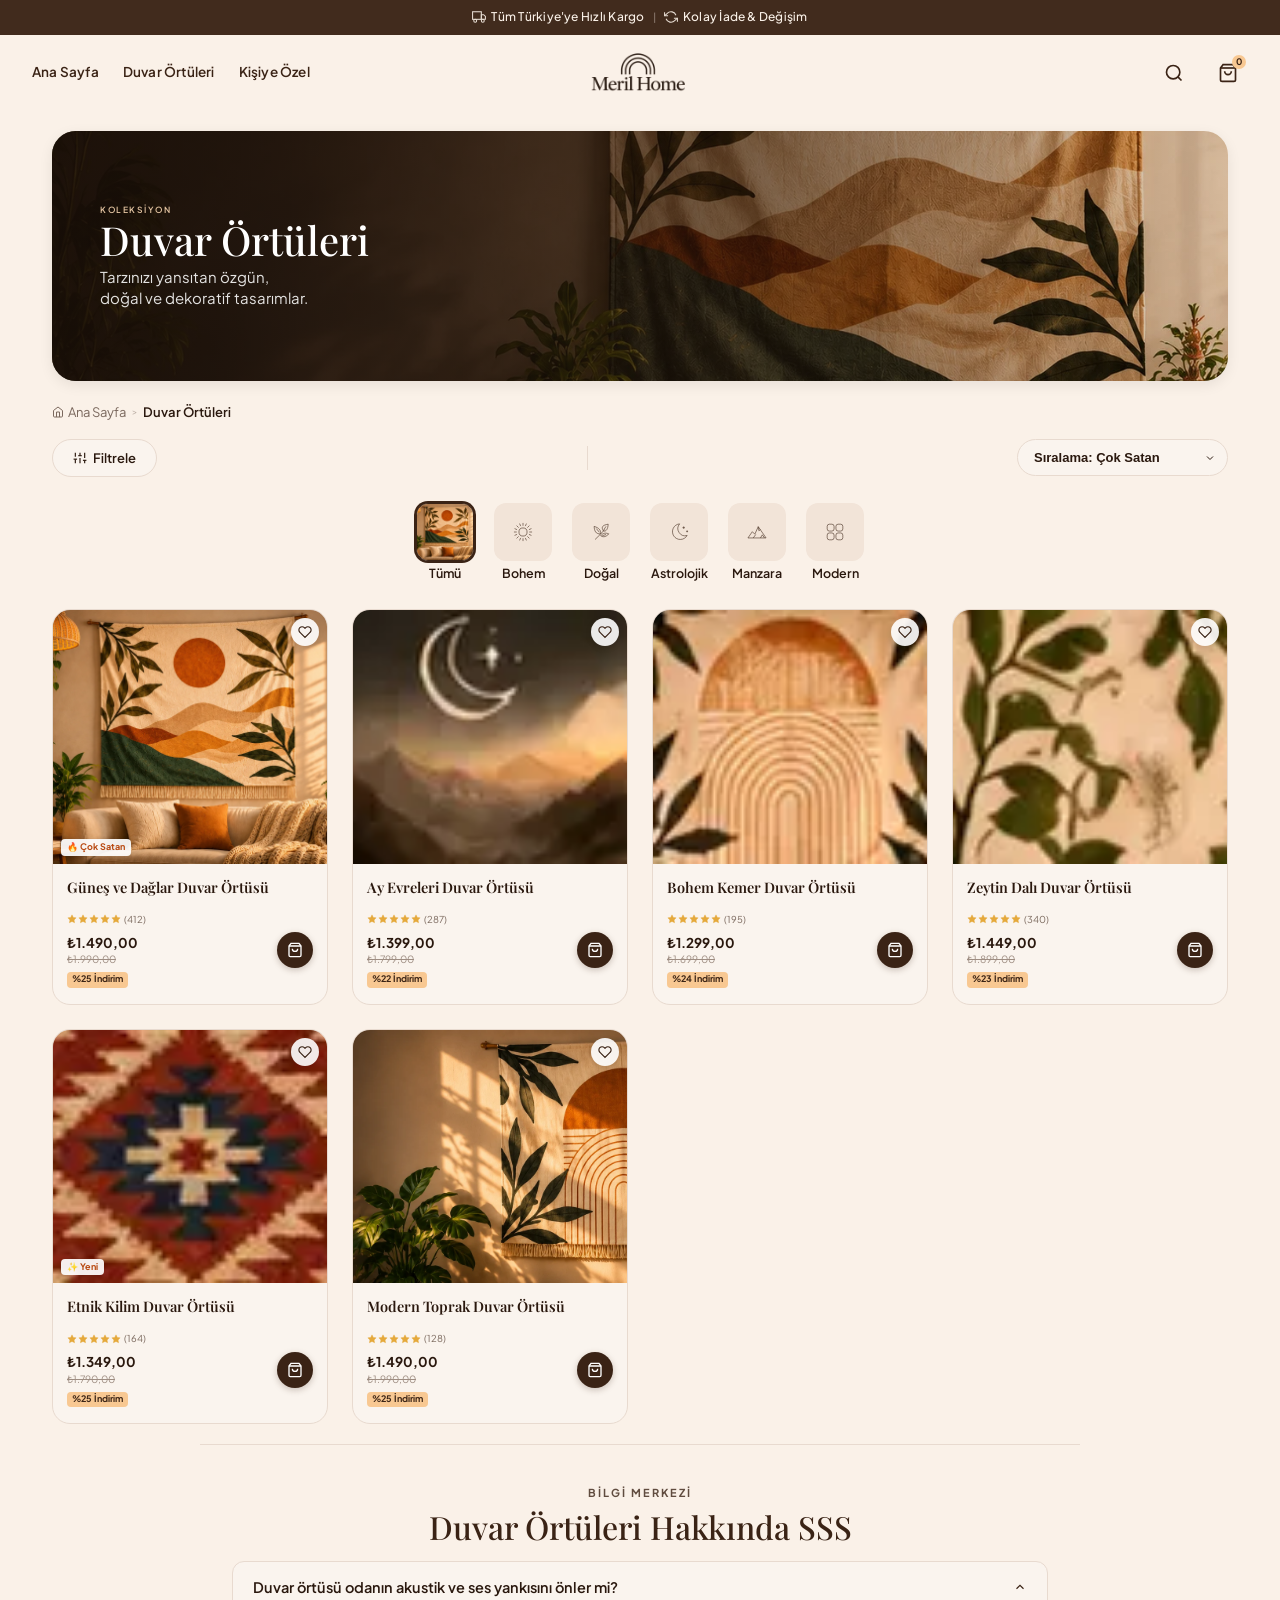
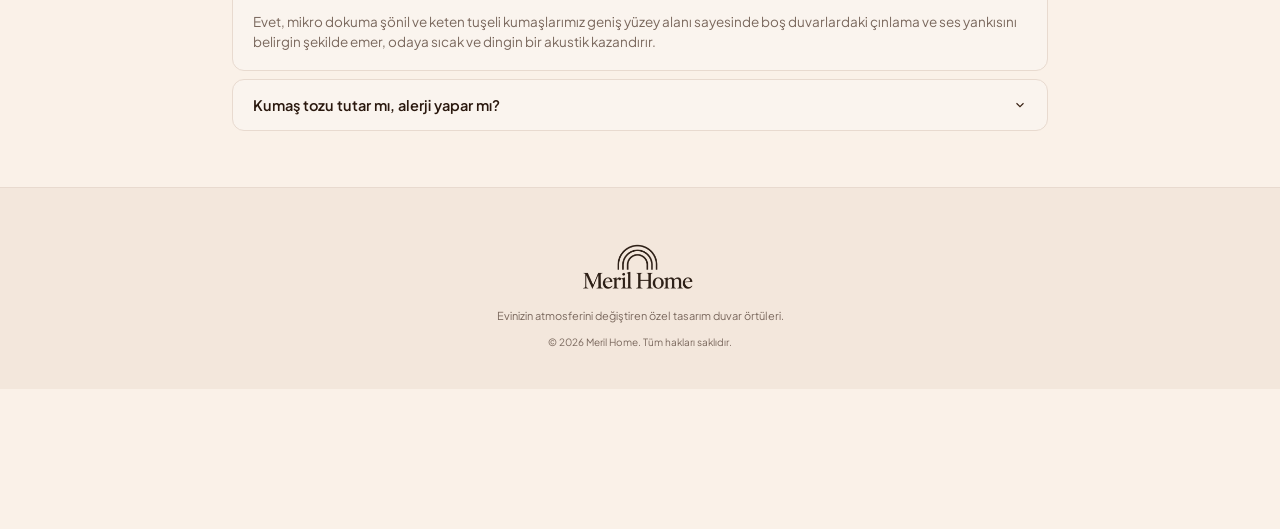
<file: collection.html>
<!doctype html>
<html lang="tr">
  <head>
    <meta charset="utf-8">
    <meta name="viewport" content="width=device-width,initial-scale=1,viewport-fit=cover">
    <meta name="theme-color" content="#412B1D">
    <title>Duvar Örtüleri — Meril Home (Koleksiyon)</title>
    <link rel="preconnect" href="https://fonts.googleapis.com">
    <link rel="preconnect" href="https://fonts.gstatic.com" crossorigin>
    <link href="https://fonts.googleapis.com/css2?family=Playfair+Display:ital,wght@0,400;0,500;0,600;0,700;1,400;1,500;1,600&family=Plus+Jakarta+Sans:wght@400;500;600;700&display=swap" rel="stylesheet">
    <link rel="stylesheet" href="assets/meril-home.css">
  </head>
  <body class="template-collection">
    <div class="site-wrapper">
      <!-- Announcement Bar -->
      <div class="announcement-bar">
        <div class="announcement-bar-inner">
          <div class="announcement-item">
            <svg width="14" height="14" viewBox="0 0 24 24" fill="none" stroke="currentColor" stroke-width="1.8"><rect x="1" y="3" width="15" height="13"></rect><polygon points="16 8 20 8 23 11 23 16 16 16 16 8"></polygon><circle cx="5.5" cy="18.5" r="2.5"></circle><circle cx="18.5" cy="18.5" r="2.5"></circle></svg>
            <span>Tüm Türkiye'ye Hızlı Kargo</span>
          </div>
          <span class="announcement-divider">|</span>
          <div class="announcement-item">
            <svg width="14" height="14" viewBox="0 0 24 24" fill="none" stroke="currentColor" stroke-width="1.8"><polyline points="1 4 1 10 7 10"></polyline><polyline points="23 20 23 14 17 14"></polyline><path d="M20.49 9A9 9 0 0 0 5.64 5.64L1 10m22 4l-4.64 4.36A9 9 0 0 1 3.51 15"></path></svg>
            <span>Kolay İade & Değişim</span>
          </div>
        </div>
      </div>

      <!-- Site Header -->
      <header class="site-header site-header--product" id="site-header">
        <div class="site-header-inner">
          <button class="header-icon-btn menu-toggle" id="menu-toggle-btn" aria-label="Menüyü Aç">
            <svg width="22" height="22" viewBox="0 0 24 24" fill="none" stroke="currentColor" stroke-width="2"><line x1="3" y1="12" x2="21" y2="12"></line><line x1="3" y1="6" x2="21" y2="6"></line><line x1="3" y1="18" x2="21" y2="18"></line></svg>
          </button>
          <nav class="desktop-nav-links" aria-label="Ana Menü">
            <a href="/" class="desktop-nav-link">Ana Sayfa</a>
            <a href="/collection.html" class="desktop-nav-link">Duvar Örtüleri</a>
            <a href="/#custom-atelier" class="desktop-nav-link">Kişiye Özel</a>
          </nav>

          <a href="/" class="header-logo-link" aria-label="Meril Home Ana Sayfa">
            <img src="assets/meril-home-logo-kahve.png" alt="Meril Home" class="header-logo" width="138" height="68">
          </a>

          <div class="header-actions">
            <button class="header-icon-btn search-toggle" aria-label="Arama Yap">
              <svg width="20" height="20" viewBox="0 0 24 24" fill="none" stroke="currentColor" stroke-width="2"><circle cx="11" cy="11" r="8"></circle><line x1="21" y1="21" x2="16.65" y2="16.65"></line></svg>
            </button>
            <button class="header-icon-btn cart-toggle" id="cart-toggle-btn" aria-label="Sepet">
              <svg width="20" height="20" viewBox="0 0 24 24" fill="none" stroke="currentColor" stroke-width="2"><path d="M6 2L3 6v14a2 2 0 0 0 2 2h14a2 2 0 0 0 2-2V6l-3-4z"></path><line x1="3" y1="6" x2="21" y2="6"></line><path d="M16 10a4 4 0 0 1-8 0"></path></svg>
              <span class="cart-count-badge" id="header-cart-badge">0</span>
            </button>
          </div>
        </div>
      
        <!-- Horizontal Slide-Down Search Bar -->
        <div class="header-search-dropdown" id="header-search-dropdown" aria-hidden="true">
          <div class="search-dropdown-inner">
            <div class="search-input-wrap">
              <svg class="search-input-icon" width="18" height="18" viewBox="0 0 24 24" fill="none" stroke="currentColor" stroke-width="2"><circle cx="11" cy="11" r="8"></circle><line x1="21" y1="21" x2="16.65" y2="16.65"></line></svg>
              <input type="search" class="header-search-input" id="header-search-input" placeholder="Duvar örtüsü, desen veya koleksiyon ara..." autocomplete="off">
              <button type="button" class="search-clear-btn" id="search-close-btn" aria-label="Aramayı Kapat">
                <svg width="18" height="18" viewBox="0 0 24 24" fill="none" stroke="currentColor" stroke-width="2"><line x1="18" y1="6" x2="6" y2="18"></line><line x1="6" y1="6" x2="18" y2="18"></line></svg>
              </button>
            </div>
            <div class="search-quick-tags">
              <span class="search-tag-label">Popüler:</span>
              <a href="/collection.html?q=G%C3%BCne%C5%9F" class="search-tag">Güneş & Dağlar</a>
              <a href="/collection.html?cat=bohem" class="search-tag">Bohem</a>
              <a href="/collection.html?cat=astrolojik" class="search-tag">Astrolojik</a>
              <a href="/#custom-atelier" class="search-tag search-tag--highlight">Kişiye Özel</a>
            </div>
          </div>
        </div>

      </header>

      <!-- Category Hero Card -->
      <div class="category-hero-wrapper">
        <div class="category-hero-card" style="background-image: url('assets/ana-hero.webp');">
          <div class="category-hero-text">
            <span class="category-hero-eyebrow">KOLEKSİYON</span>
            <h1 class="category-hero-title">Duvar Örtüleri</h1>
            <p class="category-hero-desc">Tarzınızı yansıtan özgün,<br>doğal ve dekoratif tasarımlar.</p>
          </div>
        </div>
      </div>

      <!-- Breadcrumbs -->
      <nav class="category-breadcrumbs" aria-label="Ekmek kırıntısı">
        <a href="/" class="breadcrumb-home">
          <svg width="12" height="12" viewBox="0 0 24 24" fill="none" stroke="currentColor" stroke-width="2"><path d="m3 9 9-7 9 7v11a2 2 0 0 1-2 2H5a2 2 0 0 1-2-2z"></path><polyline points="9 22 9 12 15 12 15 22"></polyline></svg>
          <span>Ana Sayfa</span>
        </a>
        <span class="breadcrumb-sep">&gt;</span>
        <span class="breadcrumb-current">Duvar Örtüleri</span>
      </nav>

      <!-- Filter & Sort Row -->
      <div class="category-controls-row">
        <button type="button" class="btn-filter-toggle">
          <svg width="14" height="14" viewBox="0 0 24 24" fill="none" stroke="currentColor" stroke-width="2"><line x1="4" y1="21" x2="4" y2="14"></line><line x1="4" y1="10" x2="4" y2="3"></line><line x1="12" y1="21" x2="12" y2="12"></line><line x1="12" y1="8" x2="12" y2="3"></line><line x1="20" y1="21" x2="20" y2="16"></line><line x1="20" y1="12" x2="20" y2="3"></line><line x1="1" y1="14" x2="7" y2="14"></line><line x1="9" y1="8" x2="15" y2="8"></line><line x1="17" y1="16" x2="23" y2="16"></line></svg>
          <span>Filtrele</span>
        </button>

        <div class="category-divider"></div>

        <div class="sort-dropdown-wrapper">
          <select class="sort-select" aria-label="Sıralama Seçimi">
            <option value="best-selling">Sıralama: Çok Satan</option>
            <option value="price-asc">Fiyat: Düşükten Yükseğe</option>
            <option value="price-desc">Fiyat: Yüksekten Düşüğe</option>
            <option value="newest">En Yeniler</option>
          </select>
          <svg class="sort-arrow" width="12" height="12" viewBox="0 0 24 24" fill="none" stroke="currentColor" stroke-width="2"><polyline points="6 9 12 15 18 9"></polyline></svg>
        </div>
      </div>

      <!-- Subcategory Pills Row -->
      <div class="subcategory-pills-row">
        <button type="button" class="subcat-pill active" data-tag="all">
          <div class="subcat-thumb-box">
            <img src="assets/urun-gunes-ve-daglar.webp" alt="Tümü">
          </div>
          <span>Tümü</span>
        </button>

        <button type="button" class="subcat-pill" data-tag="bohem">
          <div class="subcat-icon-circle">
            <svg width="20" height="20" viewBox="0 0 64 64" fill="none" stroke="currentColor" stroke-width="1.8"><circle cx="32" cy="32" r="13"/><path d="M32 3v9m0 40v9M3 32h9m40 0h9M11.5 11.5l6.5 6.5m28 28 6.5 6.5m0-41L46 18M18 46l-6.5 6.5M21 5l3.5 8m15 38 3.5 8M5 21l8 3.5m38 15 8 3.5m0-22-8 3.5m-38 15L5 43M43 5l-3.5 8m-15 38L21 59"/></svg>
          </div>
          <span>Bohem</span>
        </button>

        <button type="button" class="subcat-pill" data-tag="dogal">
          <div class="subcat-icon-circle">
            <svg width="20" height="20" viewBox="0 0 64 64" fill="none" stroke="currentColor" stroke-width="1.8"><path d="M13 56c9-10 22-20 31-32m-13 14C15 39 11 29 10 14c16 5 22 12 21 24Zm9-9C31 15 38 10 55 7c-1 15-6 24-15 22Zm-9 15c7-9 16-10 26-6-8 9-17 12-26 6ZM17 21l10 12m21-19-7 11m7 15-12 4"/></svg>
          </div>
          <span>Doğal</span>
        </button>

        <button type="button" class="subcat-pill" data-tag="astrolojik">
          <div class="subcat-icon-circle">
            <svg width="20" height="20" viewBox="0 0 64 64" fill="none" stroke="currentColor" stroke-width="1.8"><path d="M34 6a25 25 0 1 0 24 37A23 23 0 0 1 34 6Zm13 8v8m-4-4h8m7 9v6m-3-3h6"/></svg>
          </div>
          <span>Astrolojik</span>
        </button>

        <button type="button" class="subcat-pill" data-tag="manzara">
          <div class="subcat-icon-circle">
            <svg width="20" height="20" viewBox="0 0 64 64" fill="none" stroke="currentColor" stroke-width="1.8"><path d="m3 51 14-20 8 8L36 15l25 36H3Zm17 0 8-11m8-25 2 13 5-4m0 27 6-10 7 10"/></svg>
          </div>
          <span>Manzara</span>
        </button>

        <button type="button" class="subcat-pill" data-tag="modern">
          <div class="subcat-icon-circle">
            <svg width="20" height="20" viewBox="0 0 64 64" fill="none" stroke="currentColor" stroke-width="1.8"><rect x="7" y="7" width="22" height="22" rx="7"/><rect x="35" y="7" width="22" height="22" rx="7"/><rect x="7" y="35" width="22" height="22" rx="7"/><rect x="35" y="35" width="22" height="22" rx="7"/></svg>
          </div>
          <span>Modern</span>
        </button>
      </div>

      <!-- 2-Column Product Grid -->
      <div class="products-grid-2col" id="category-products-grid">
        <!-- Product 1 -->
        <div class="product-grid-card" data-category="bohem">
          <div class="product-card-media">
            <a href="/product.html">
              <img src="assets/urun-gunes-ve-daglar.webp" alt="Güneş ve Dağlar Duvar Örtüsü" loading="lazy">
            </a>
            <button type="button" class="card-wishlist-btn" aria-label="Favorilere Ekle">
              <svg width="14" height="14" viewBox="0 0 24 24" fill="none" stroke="currentColor" stroke-width="2"><path d="M20.84 4.61a5.5 5.5 0 0 0-7.78 0L12 5.67l-1.06-1.06a5.5 5.5 0 0 0-7.78 7.78l1.06 1.06L12 21.23l7.78-7.78 1.06-1.06a5.5 5.5 0 0 0 0-7.78z"></path></svg>
            </button>
            <span class="card-badge-badge">🔥 Çok Satan</span>
          </div>
          <div class="product-card-details">
            <h3 class="product-card-title"><a href="/product.html">Güneş ve Dağlar Duvar Örtüsü</a></h3>
            <div class="product-card-rating">
              <div class="rating-stars">
                <svg width="10" height="10" viewBox="0 0 24 24" fill="#E5A93C" stroke="#E5A93C"><polygon points="12 2 15.09 8.26 22 9.27 17 14.14 18.18 21.02 12 17.77 5.82 21.02 7 14.14 2 9.27 8.91 8.26 12 2"></polygon></svg>
                <svg width="10" height="10" viewBox="0 0 24 24" fill="#E5A93C" stroke="#E5A93C"><polygon points="12 2 15.09 8.26 22 9.27 17 14.14 18.18 21.02 12 17.77 5.82 21.02 7 14.14 2 9.27 8.91 8.26 12 2"></polygon></svg>
                <svg width="10" height="10" viewBox="0 0 24 24" fill="#E5A93C" stroke="#E5A93C"><polygon points="12 2 15.09 8.26 22 9.27 17 14.14 18.18 21.02 12 17.77 5.82 21.02 7 14.14 2 9.27 8.91 8.26 12 2"></polygon></svg>
                <svg width="10" height="10" viewBox="0 0 24 24" fill="#E5A93C" stroke="#E5A93C"><polygon points="12 2 15.09 8.26 22 9.27 17 14.14 18.18 21.02 12 17.77 5.82 21.02 7 14.14 2 9.27 8.91 8.26 12 2"></polygon></svg>
                <svg width="10" height="10" viewBox="0 0 24 24" fill="#E5A93C" stroke="#E5A93C"><polygon points="12 2 15.09 8.26 22 9.27 17 14.14 18.18 21.02 12 17.77 5.82 21.02 7 14.14 2 9.27 8.91 8.26 12 2"></polygon></svg>
              </div>
              <span class="rating-num">(412)</span>
            </div>
            <div class="product-card-price-row">
              <div class="price-block">
                <div class="price-current">₺1.490,00</div>
                <div class="price-old">₺1.990,00</div>
              </div>
              <button type="button" class="card-quick-add-btn" data-title="Güneş ve Dağlar Duvar Örtüsü" data-price="₺1.490,00" aria-label="Sepete Ekle">
                <svg width="13" height="13" viewBox="0 0 24 24" fill="none" stroke="currentColor" stroke-width="2"><path d="M6 2L3 6v14a2 2 0 0 0 2 2h14a2 2 0 0 0 2-2V6l-3-4z"></path><line x1="3" y1="6" x2="21" y2="6"></line><path d="M16 10a4 4 0 0 1-8 0"></path></svg>
              </button>
            </div>
            <span class="product-card-discount-tag">%25 İndirim</span>
          </div>
        </div>

        <!-- Product 2 -->
        <div class="product-grid-card" data-category="astrolojik">
          <div class="product-card-media">
            <a href="/product.html">
              <img src="assets/galeri-ay-ve-daglar.webp" alt="Ay Evreleri Duvar Örtüsü" loading="lazy">
            </a>
            <button type="button" class="card-wishlist-btn" aria-label="Favorilere Ekle">
              <svg width="14" height="14" viewBox="0 0 24 24" fill="none" stroke="currentColor" stroke-width="2"><path d="M20.84 4.61a5.5 5.5 0 0 0-7.78 0L12 5.67l-1.06-1.06a5.5 5.5 0 0 0-7.78 7.78l1.06 1.06L12 21.23l7.78-7.78 1.06-1.06a5.5 5.5 0 0 0 0-7.78z"></path></svg>
            </button>
          </div>
          <div class="product-card-details">
            <h3 class="product-card-title"><a href="/product.html">Ay Evreleri Duvar Örtüsü</a></h3>
            <div class="product-card-rating">
              <div class="rating-stars">
                <svg width="10" height="10" viewBox="0 0 24 24" fill="#E5A93C" stroke="#E5A93C"><polygon points="12 2 15.09 8.26 22 9.27 17 14.14 18.18 21.02 12 17.77 5.82 21.02 7 14.14 2 9.27 8.91 8.26 12 2"></polygon></svg>
                <svg width="10" height="10" viewBox="0 0 24 24" fill="#E5A93C" stroke="#E5A93C"><polygon points="12 2 15.09 8.26 22 9.27 17 14.14 18.18 21.02 12 17.77 5.82 21.02 7 14.14 2 9.27 8.91 8.26 12 2"></polygon></svg>
                <svg width="10" height="10" viewBox="0 0 24 24" fill="#E5A93C" stroke="#E5A93C"><polygon points="12 2 15.09 8.26 22 9.27 17 14.14 18.18 21.02 12 17.77 5.82 21.02 7 14.14 2 9.27 8.91 8.26 12 2"></polygon></svg>
                <svg width="10" height="10" viewBox="0 0 24 24" fill="#E5A93C" stroke="#E5A93C"><polygon points="12 2 15.09 8.26 22 9.27 17 14.14 18.18 21.02 12 17.77 5.82 21.02 7 14.14 2 9.27 8.91 8.26 12 2"></polygon></svg>
                <svg width="10" height="10" viewBox="0 0 24 24" fill="#E5A93C" stroke="#E5A93C"><polygon points="12 2 15.09 8.26 22 9.27 17 14.14 18.18 21.02 12 17.77 5.82 21.02 7 14.14 2 9.27 8.91 8.26 12 2"></polygon></svg>
              </div>
              <span class="rating-num">(287)</span>
            </div>
            <div class="product-card-price-row">
              <div class="price-block">
                <div class="price-current">₺1.399,00</div>
                <div class="price-old">₺1.799,00</div>
              </div>
              <button type="button" class="card-quick-add-btn" data-title="Ay Evreleri Duvar Örtüsü" data-price="₺1.399,00" aria-label="Sepete Ekle">
                <svg width="13" height="13" viewBox="0 0 24 24" fill="none" stroke="currentColor" stroke-width="2"><path d="M6 2L3 6v14a2 2 0 0 0 2 2h14a2 2 0 0 0 2-2V6l-3-4z"></path><line x1="3" y1="6" x2="21" y2="6"></line><path d="M16 10a4 4 0 0 1-8 0"></path></svg>
              </button>
            </div>
            <span class="product-card-discount-tag">%22 İndirim</span>
          </div>
        </div>

        <!-- Product 3 -->
        <div class="product-grid-card" data-category="dogal">
          <div class="product-card-media">
            <a href="/product.html">
              <img src="assets/galeri-kemer.webp" alt="Bohem Kemer Duvar Örtüsü" loading="lazy">
            </a>
            <button type="button" class="card-wishlist-btn" aria-label="Favorilere Ekle">
              <svg width="14" height="14" viewBox="0 0 24 24" fill="none" stroke="currentColor" stroke-width="2"><path d="M20.84 4.61a5.5 5.5 0 0 0-7.78 0L12 5.67l-1.06-1.06a5.5 5.5 0 0 0-7.78 7.78l1.06 1.06L12 21.23l7.78-7.78 1.06-1.06a5.5 5.5 0 0 0 0-7.78z"></path></svg>
            </button>
          </div>
          <div class="product-card-details">
            <h3 class="product-card-title"><a href="/product.html">Bohem Kemer Duvar Örtüsü</a></h3>
            <div class="product-card-rating">
              <div class="rating-stars">
                <svg width="10" height="10" viewBox="0 0 24 24" fill="#E5A93C" stroke="#E5A93C"><polygon points="12 2 15.09 8.26 22 9.27 17 14.14 18.18 21.02 12 17.77 5.82 21.02 7 14.14 2 9.27 8.91 8.26 12 2"></polygon></svg>
                <svg width="10" height="10" viewBox="0 0 24 24" fill="#E5A93C" stroke="#E5A93C"><polygon points="12 2 15.09 8.26 22 9.27 17 14.14 18.18 21.02 12 17.77 5.82 21.02 7 14.14 2 9.27 8.91 8.26 12 2"></polygon></svg>
                <svg width="10" height="10" viewBox="0 0 24 24" fill="#E5A93C" stroke="#E5A93C"><polygon points="12 2 15.09 8.26 22 9.27 17 14.14 18.18 21.02 12 17.77 5.82 21.02 7 14.14 2 9.27 8.91 8.26 12 2"></polygon></svg>
                <svg width="10" height="10" viewBox="0 0 24 24" fill="#E5A93C" stroke="#E5A93C"><polygon points="12 2 15.09 8.26 22 9.27 17 14.14 18.18 21.02 12 17.77 5.82 21.02 7 14.14 2 9.27 8.91 8.26 12 2"></polygon></svg>
                <svg width="10" height="10" viewBox="0 0 24 24" fill="#E5A93C" stroke="#E5A93C"><polygon points="12 2 15.09 8.26 22 9.27 17 14.14 18.18 21.02 12 17.77 5.82 21.02 7 14.14 2 9.27 8.91 8.26 12 2"></polygon></svg>
              </div>
              <span class="rating-num">(195)</span>
            </div>
            <div class="product-card-price-row">
              <div class="price-block">
                <div class="price-current">₺1.299,00</div>
                <div class="price-old">₺1.699,00</div>
              </div>
              <button type="button" class="card-quick-add-btn" data-title="Bohem Kemer Duvar Örtüsü" data-price="₺1.299,00" aria-label="Sepete Ekle">
                <svg width="13" height="13" viewBox="0 0 24 24" fill="none" stroke="currentColor" stroke-width="2"><path d="M6 2L3 6v14a2 2 0 0 0 2 2h14a2 2 0 0 0 2-2V6l-3-4z"></path><line x1="3" y1="6" x2="21" y2="6"></line><path d="M16 10a4 4 0 0 1-8 0"></path></svg>
              </button>
            </div>
            <span class="product-card-discount-tag">%24 İndirim</span>
          </div>
        </div>

        <!-- Product 4 -->
        <div class="product-grid-card" data-category="manzara">
          <div class="product-card-media">
            <a href="/product.html">
              <img src="assets/galeri-zeytin.webp" alt="Zeytin Dalı Duvar Örtüsü" loading="lazy">
            </a>
            <button type="button" class="card-wishlist-btn" aria-label="Favorilere Ekle">
              <svg width="14" height="14" viewBox="0 0 24 24" fill="none" stroke="currentColor" stroke-width="2"><path d="M20.84 4.61a5.5 5.5 0 0 0-7.78 0L12 5.67l-1.06-1.06a5.5 5.5 0 0 0-7.78 7.78l1.06 1.06L12 21.23l7.78-7.78 1.06-1.06a5.5 5.5 0 0 0 0-7.78z"></path></svg>
            </button>
          </div>
          <div class="product-card-details">
            <h3 class="product-card-title"><a href="/product.html">Zeytin Dalı Duvar Örtüsü</a></h3>
            <div class="product-card-rating">
              <div class="rating-stars">
                <svg width="10" height="10" viewBox="0 0 24 24" fill="#E5A93C" stroke="#E5A93C"><polygon points="12 2 15.09 8.26 22 9.27 17 14.14 18.18 21.02 12 17.77 5.82 21.02 7 14.14 2 9.27 8.91 8.26 12 2"></polygon></svg>
                <svg width="10" height="10" viewBox="0 0 24 24" fill="#E5A93C" stroke="#E5A93C"><polygon points="12 2 15.09 8.26 22 9.27 17 14.14 18.18 21.02 12 17.77 5.82 21.02 7 14.14 2 9.27 8.91 8.26 12 2"></polygon></svg>
                <svg width="10" height="10" viewBox="0 0 24 24" fill="#E5A93C" stroke="#E5A93C"><polygon points="12 2 15.09 8.26 22 9.27 17 14.14 18.18 21.02 12 17.77 5.82 21.02 7 14.14 2 9.27 8.91 8.26 12 2"></polygon></svg>
                <svg width="10" height="10" viewBox="0 0 24 24" fill="#E5A93C" stroke="#E5A93C"><polygon points="12 2 15.09 8.26 22 9.27 17 14.14 18.18 21.02 12 17.77 5.82 21.02 7 14.14 2 9.27 8.91 8.26 12 2"></polygon></svg>
                <svg width="10" height="10" viewBox="0 0 24 24" fill="#E5A93C" stroke="#E5A93C"><polygon points="12 2 15.09 8.26 22 9.27 17 14.14 18.18 21.02 12 17.77 5.82 21.02 7 14.14 2 9.27 8.91 8.26 12 2"></polygon></svg>
              </div>
              <span class="rating-num">(340)</span>
            </div>
            <div class="product-card-price-row">
              <div class="price-block">
                <div class="price-current">₺1.449,00</div>
                <div class="price-old">₺1.899,00</div>
              </div>
              <button type="button" class="card-quick-add-btn" data-title="Zeytin Dalı Duvar Örtüsü" data-price="₺1.449,00" aria-label="Sepete Ekle">
                <svg width="13" height="13" viewBox="0 0 24 24" fill="none" stroke="currentColor" stroke-width="2"><path d="M6 2L3 6v14a2 2 0 0 0 2 2h14a2 2 0 0 0 2-2V6l-3-4z"></path><line x1="3" y1="6" x2="21" y2="6"></line><path d="M16 10a4 4 0 0 1-8 0"></path></svg>
              </button>
            </div>
            <span class="product-card-discount-tag">%23 İndirim</span>
          </div>
        </div>

        <!-- Product 5 (Modern) -->
        <div class="product-grid-card" data-category="modern">
          <div class="product-card-media">
            <a href="/product.html">
              <img src="assets/galeri-kilim.webp" alt="Etnik Kilim Duvar Örtüsü" loading="lazy">
            </a>
            <button type="button" class="card-wishlist-btn" aria-label="Favorilere Ekle">
              <svg width="14" height="14" viewBox="0 0 24 24" fill="none" stroke="currentColor" stroke-width="2"><path d="M20.84 4.61a5.5 5.5 0 0 0-7.78 0L12 5.67l-1.06-1.06a5.5 5.5 0 0 0-7.78 7.78l1.06 1.06L12 21.23l7.78-7.78 1.06-1.06a5.5 5.5 0 0 0 0-7.78z"></path></svg>
            </button>
            <span class="card-badge-badge">✨ Yeni</span>
          </div>
          <div class="product-card-details">
            <h3 class="product-card-title"><a href="/product.html">Etnik Kilim Duvar Örtüsü</a></h3>
            <div class="product-card-rating">
              <div class="rating-stars">
                <svg width="10" height="10" viewBox="0 0 24 24" fill="#E5A93C" stroke="#E5A93C"><polygon points="12 2 15.09 8.26 22 9.27 17 14.14 18.18 21.02 12 17.77 5.82 21.02 7 14.14 2 9.27 8.91 8.26 12 2"></polygon></svg>
                <svg width="10" height="10" viewBox="0 0 24 24" fill="#E5A93C" stroke="#E5A93C"><polygon points="12 2 15.09 8.26 22 9.27 17 14.14 18.18 21.02 12 17.77 5.82 21.02 7 14.14 2 9.27 8.91 8.26 12 2"></polygon></svg>
                <svg width="10" height="10" viewBox="0 0 24 24" fill="#E5A93C" stroke="#E5A93C"><polygon points="12 2 15.09 8.26 22 9.27 17 14.14 18.18 21.02 12 17.77 5.82 21.02 7 14.14 2 9.27 8.91 8.26 12 2"></polygon></svg>
                <svg width="10" height="10" viewBox="0 0 24 24" fill="#E5A93C" stroke="#E5A93C"><polygon points="12 2 15.09 8.26 22 9.27 17 14.14 18.18 21.02 12 17.77 5.82 21.02 7 14.14 2 9.27 8.91 8.26 12 2"></polygon></svg>
                <svg width="10" height="10" viewBox="0 0 24 24" fill="#E5A93C" stroke="#E5A93C"><polygon points="12 2 15.09 8.26 22 9.27 17 14.14 18.18 21.02 12 17.77 5.82 21.02 7 14.14 2 9.27 8.91 8.26 12 2"></polygon></svg>
              </div>
              <span class="rating-num">(164)</span>
            </div>
            <div class="product-card-price-row">
              <div class="price-block">
                <div class="price-current">₺1.349,00</div>
                <div class="price-old">₺1.790,00</div>
              </div>
              <button type="button" class="card-quick-add-btn" data-title="Etnik Kilim Duvar Örtüsü" data-price="₺1.349,00" aria-label="Sepete Ekle">
                <svg width="13" height="13" viewBox="0 0 24 24" fill="none" stroke="currentColor" stroke-width="2"><path d="M6 2L3 6v14a2 2 0 0 0 2 2h14a2 2 0 0 0 2-2V6l-3-4z"></path><line x1="3" y1="6" x2="21" y2="6"></line><path d="M16 10a4 4 0 0 1-8 0"></path></svg>
              </button>
            </div>
            <span class="product-card-discount-tag">%25 İndirim</span>
          </div>
        </div>

        <!-- Product 6 (Modern / Koleksiyon) -->
        <div class="product-grid-card" data-category="modern">
          <div class="product-card-media">
            <a href="/product.html">
              <img src="assets/yeni-koleksiyon.webp" alt="Modern Toprak Tonları Duvar Örtüsü" loading="lazy">
            </a>
            <button type="button" class="card-wishlist-btn" aria-label="Favorilere Ekle">
              <svg width="14" height="14" viewBox="0 0 24 24" fill="none" stroke="currentColor" stroke-width="2"><path d="M20.84 4.61a5.5 5.5 0 0 0-7.78 0L12 5.67l-1.06-1.06a5.5 5.5 0 0 0-7.78 7.78l1.06 1.06L12 21.23l7.78-7.78 1.06-1.06a5.5 5.5 0 0 0 0-7.78z"></path></svg>
            </button>
          </div>
          <div class="product-card-details">
            <h3 class="product-card-title"><a href="/product.html">Modern Toprak Duvar Örtüsü</a></h3>
            <div class="product-card-rating">
              <div class="rating-stars">
                <svg width="10" height="10" viewBox="0 0 24 24" fill="#E5A93C" stroke="#E5A93C"><polygon points="12 2 15.09 8.26 22 9.27 17 14.14 18.18 21.02 12 17.77 5.82 21.02 7 14.14 2 9.27 8.91 8.26 12 2"></polygon></svg>
                <svg width="10" height="10" viewBox="0 0 24 24" fill="#E5A93C" stroke="#E5A93C"><polygon points="12 2 15.09 8.26 22 9.27 17 14.14 18.18 21.02 12 17.77 5.82 21.02 7 14.14 2 9.27 8.91 8.26 12 2"></polygon></svg>
                <svg width="10" height="10" viewBox="0 0 24 24" fill="#E5A93C" stroke="#E5A93C"><polygon points="12 2 15.09 8.26 22 9.27 17 14.14 18.18 21.02 12 17.77 5.82 21.02 7 14.14 2 9.27 8.91 8.26 12 2"></polygon></svg>
                <svg width="10" height="10" viewBox="0 0 24 24" fill="#E5A93C" stroke="#E5A93C"><polygon points="12 2 15.09 8.26 22 9.27 17 14.14 18.18 21.02 12 17.77 5.82 21.02 7 14.14 2 9.27 8.91 8.26 12 2"></polygon></svg>
                <svg width="10" height="10" viewBox="0 0 24 24" fill="#E5A93C" stroke="#E5A93C"><polygon points="12 2 15.09 8.26 22 9.27 17 14.14 18.18 21.02 12 17.77 5.82 21.02 7 14.14 2 9.27 8.91 8.26 12 2"></polygon></svg>
              </div>
              <span class="rating-num">(128)</span>
            </div>
            <div class="product-card-price-row">
              <div class="price-block">
                <div class="price-current">₺1.490,00</div>
                <div class="price-old">₺1.990,00</div>
              </div>
              <button type="button" class="card-quick-add-btn" data-title="Modern Toprak Duvar Örtüsü" data-price="₺1.490,00" aria-label="Sepete Ekle">
                <svg width="13" height="13" viewBox="0 0 24 24" fill="none" stroke="currentColor" stroke-width="2"><path d="M6 2L3 6v14a2 2 0 0 0 2 2h14a2 2 0 0 0 2-2V6l-3-4z"></path><line x1="3" y1="6" x2="21" y2="6"></line><path d="M16 10a4 4 0 0 1-8 0"></path></svg>
              </button>
            </div>
            <span class="product-card-discount-tag">%25 İndirim</span>
          </div>
        </div>
      </div>

      <!-- Category FAQ Section -->
      <section class="faq-section">
        <div class="section-header-wrap">
          <span class="section-eyebrow">BİLGİ MERKEZİ</span>
          <h2 class="section-main-title">Duvar Örtüleri Hakkında SSS</h2>
        </div>

        <div class="faq-accordion-list">
          <div class="faq-item active">
            <button type="button" class="faq-question-btn" aria-expanded="true">
              <span>Duvar örtüsü odanın akustik ve ses yankısını önler mi?</span>
              <svg width="14" height="14" viewBox="0 0 24 24" fill="none" stroke="currentColor" stroke-width="2"><polyline points="6 9 12 15 18 9"></polyline></svg>
            </button>
            <div class="faq-answer">
              <p>Evet, mikro dokuma şönil ve keten tuşeli kumaşlarımız geniş yüzey alanı sayesinde boş duvarlardaki çınlama ve ses yankısını belirgin şekilde emer, odaya sıcak ve dingin bir akustik kazandırır.</p>
            </div>
          </div>

          <div class="faq-item">
            <button type="button" class="faq-question-btn" aria-expanded="false">
              <span>Kumaş tozu tutar mı, alerji yapar mı?</span>
              <svg width="14" height="14" viewBox="0 0 24 24" fill="none" stroke="currentColor" stroke-width="2"><polyline points="6 9 12 15 18 9"></polyline></svg>
            </button>
            <div class="faq-answer" style="display:none;">
              <p>Antistatik ve antialerjik liflerle üretilmiştir, toz biriktirmez. İhtiyaç halinde hafif nemli bezle silinebilir veya 30°C'de makinede yıkanabilir.</p>
            </div>
          </div>
        </div>
      </section>

      
      <!-- Footer -->
      <footer class="site-footer">
        <div class="footer-inner">
          <img src="assets/meril-home-logo-kahve.png" alt="Meril Home" class="footer-logo" width="130" height="62">
          <p class="footer-desc">Evinizin atmosferini değiştiren özel tasarım duvar örtüleri.</p>
          <div class="footer-bottom">
            <p>&copy; 2026 Meril Home. Tüm hakları saklıdır.</p>
          </div>
        </div>
      </footer>

    </div>

    
    <!-- Mobile Navigation Drawer -->
    <div id="mobile-drawer" class="mobile-drawer" aria-hidden="true">
      <div class="mobile-drawer-overlay" data-action="close-drawer"></div>
      <div class="mobile-drawer-content">
        <div class="mobile-drawer-header">
          <span class="mobile-drawer-title">Menü</span>
          <button class="mobile-drawer-close" data-action="close-drawer" aria-label="Kapat">&times;</button>
        </div>
        <nav class="mobile-nav-links">
          <a href="/" class="nav-item">Ana Sayfa</a>
          <a href="/collection.html" class="nav-item">Tüm Duvar Örtüleri</a>
          <a href="/product.html" class="nav-item">Güneş ve Dağlar Duvar Örtüsü</a>
          <a href="/collection.html?cat=bohem" class="nav-item">Bohem Koleksiyonu</a>
          <a href="/collection.html?cat=dogal" class="nav-item">Doğal Dokular</a>
          <a href="/collection.html?cat=astrolojik" class="nav-item">Astrolojik</a>
          <a href="/collection.html?cat=manzara" class="nav-item">Manzara Örtüleri</a>
          <a href="/collection.html?cat=modern" class="nav-item">Modern Tasarımlar</a>
        </nav>
      </div>
    </div>

    <!-- Mini Cart Drawer -->
    <div id="cart-drawer" class="cart-drawer" aria-hidden="true">
      <div class="cart-drawer-overlay" data-action="close-cart"></div>
      <div class="cart-drawer-content">
        <div class="cart-drawer-header">
          <span class="cart-drawer-title">Alışveriş Sepeti (<span id="cart-count-badge">1</span>)</span>
          <button class="cart-drawer-close" data-action="close-cart" aria-label="Kapat">&times;</button>
        </div>
        <div class="cart-drawer-body" id="cart-drawer-items">
          <div class="cart-item">
            <img src="assets/urun-gunes-ve-daglar.webp" alt="Güneş ve Dağlar Duvar Örtüsü" class="cart-item-img">
            <div class="cart-item-info">
              <div class="cart-item-title">Güneş ve Dağlar Duvar Örtüsü</div>
              <div class="cart-item-variant" id="cart-item-selected-size">Ölçü: 100 × 140 cm</div>
              <div class="cart-item-price">₺1.490,00 <span class="cart-item-old-price">₺1.990,00</span></div>
            </div>
          </div>
        </div>
        <div class="cart-drawer-footer">
          <div class="cart-drawer-subtotal">
            <span>Ara Toplam:</span>
            <span class="cart-total-amount" id="cart-total-amount">₺1.490,00</span>
          </div>
          <p class="cart-free-shipping-note">🎉 Tüm siparişlerde hızlı kargo bedava!</p>
          <a href="#" class="btn-checkout">Siparişi Tamamla</a>
        </div>
      </div>
    </div>


    <script src="assets/meril-home.js"></script>
  </body>
</html>
</file>
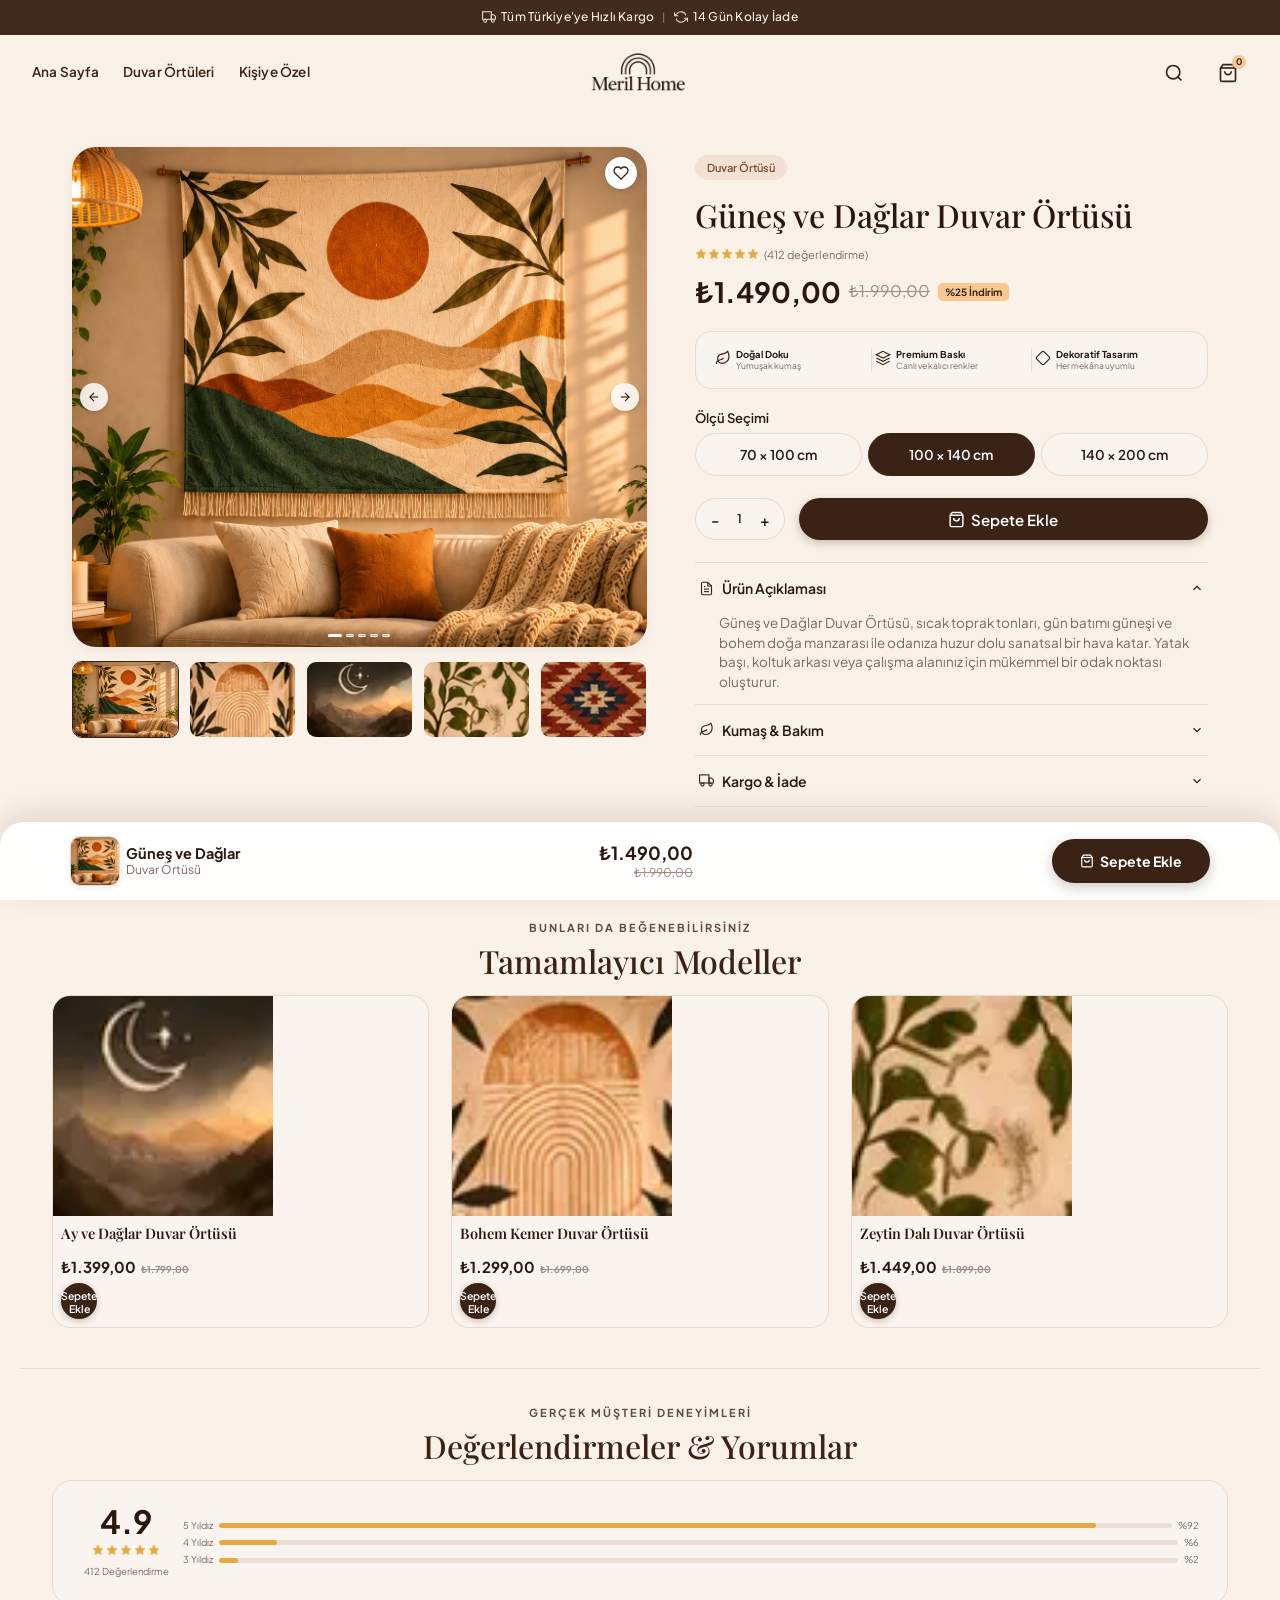
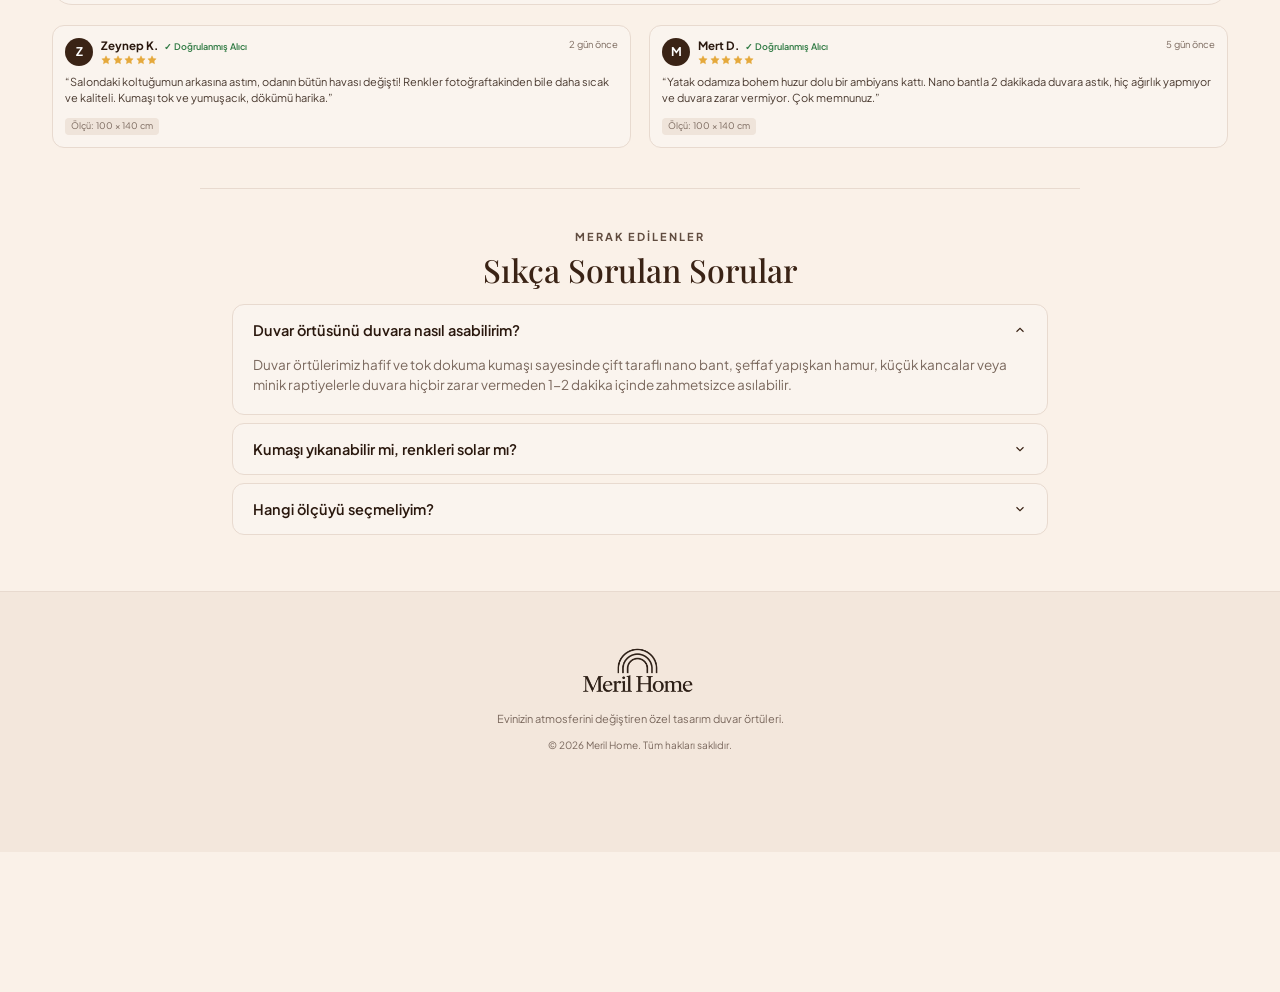
<file: product.html>
<!doctype html>
<html lang="tr">
  <head>
    <meta charset="utf-8">
    <meta name="viewport" content="width=device-width,initial-scale=1,viewport-fit=cover">
    <meta name="theme-color" content="#412B1D">
    <title>Güneş ve Dağlar Duvar Örtüsü — Meril Home</title>
    <link rel="preconnect" href="https://fonts.googleapis.com">
    <link rel="preconnect" href="https://fonts.gstatic.com" crossorigin>
    <link href="https://fonts.googleapis.com/css2?family=Playfair+Display:ital,wght@0,400;0,500;0,600;0,700;1,400;1,500;1,600&family=Plus+Jakarta+Sans:wght@400;500;600;700&display=swap" rel="stylesheet">
    <link rel="stylesheet" href="assets/meril-home.css">
  </head>
  <body class="template-product">
    <div class="site-wrapper">
      <!-- Announcement Bar -->
      <div class="announcement-bar">
        <div class="announcement-bar-inner">
          <div class="announcement-item">
            <svg width="14" height="14" viewBox="0 0 24 24" fill="none" stroke="currentColor" stroke-width="1.8"><rect x="1" y="3" width="15" height="13"></rect><polygon points="16 8 20 8 23 11 23 16 16 16 16 8"></polygon><circle cx="5.5" cy="18.5" r="2.5"></circle><circle cx="18.5" cy="18.5" r="2.5"></circle></svg>
            <span>Tüm Türkiye'ye Hızlı Kargo</span>
          </div>
          <span class="announcement-divider">|</span>
          <div class="announcement-item">
            <svg width="14" height="14" viewBox="0 0 24 24" fill="none" stroke="currentColor" stroke-width="1.8"><polyline points="1 4 1 10 7 10"></polyline><polyline points="23 20 23 14 17 14"></polyline><path d="M20.49 9A9 9 0 0 0 5.64 5.64L1 10m22 4l-4.64 4.36A9 9 0 0 1 3.51 15"></path></svg>
            <span>14 Gün Kolay İade</span>
          </div>
        </div>
      </div>

      <!-- Site Header -->
      <header class="site-header site-header--product" id="site-header">
        <div class="site-header-inner">
          <button class="header-icon-btn menu-toggle" id="menu-toggle-btn" aria-label="Menüyü Aç">
            <svg width="22" height="22" viewBox="0 0 24 24" fill="none" stroke="currentColor" stroke-width="2"><line x1="3" y1="12" x2="21" y2="12"></line><line x1="3" y1="6" x2="21" y2="6"></line><line x1="3" y1="18" x2="21" y2="18"></line></svg>
          </button>
          <nav class="desktop-nav-links" aria-label="Ana Menü">
            <a href="/" class="desktop-nav-link">Ana Sayfa</a>
            <a href="/collection.html" class="desktop-nav-link">Duvar Örtüleri</a>
            <a href="/#custom-atelier" class="desktop-nav-link">Kişiye Özel</a>
          </nav>

          <a href="/" class="header-logo-link" aria-label="Meril Home Ana Sayfa">
            <img src="assets/meril-home-logo-kahve.png" alt="Meril Home" class="header-logo" width="138" height="68">
          </a>

          <div class="header-actions">
            <button class="header-icon-btn search-toggle" aria-label="Arama Yap">
              <svg width="20" height="20" viewBox="0 0 24 24" fill="none" stroke="currentColor" stroke-width="2"><circle cx="11" cy="11" r="8"></circle><line x1="21" y1="21" x2="16.65" y2="16.65"></line></svg>
            </button>
            <button class="header-icon-btn cart-toggle" id="cart-toggle-btn" aria-label="Sepet">
              <svg width="20" height="20" viewBox="0 0 24 24" fill="none" stroke="currentColor" stroke-width="2"><path d="M6 2L3 6v14a2 2 0 0 0 2 2h14a2 2 0 0 0 2-2V6l-3-4z"></path><line x1="3" y1="6" x2="21" y2="6"></line><path d="M16 10a4 4 0 0 1-8 0"></path></svg>
              <span class="cart-count-badge" id="header-cart-badge">0</span>
            </button>
          </div>
        </div>
      
        <!-- Horizontal Slide-Down Search Bar -->
        <div class="header-search-dropdown" id="header-search-dropdown" aria-hidden="true">
          <div class="search-dropdown-inner">
            <div class="search-input-wrap">
              <svg class="search-input-icon" width="18" height="18" viewBox="0 0 24 24" fill="none" stroke="currentColor" stroke-width="2"><circle cx="11" cy="11" r="8"></circle><line x1="21" y1="21" x2="16.65" y2="16.65"></line></svg>
              <input type="search" class="header-search-input" id="header-search-input" placeholder="Duvar örtüsü, desen veya koleksiyon ara..." autocomplete="off">
              <button type="button" class="search-clear-btn" id="search-close-btn" aria-label="Aramayı Kapat">
                <svg width="18" height="18" viewBox="0 0 24 24" fill="none" stroke="currentColor" stroke-width="2"><line x1="18" y1="6" x2="6" y2="18"></line><line x1="6" y1="6" x2="18" y2="18"></line></svg>
              </button>
            </div>
            <div class="search-quick-tags">
              <span class="search-tag-label">Popüler:</span>
              <a href="/collection.html?q=G%C3%BCne%C5%9F" class="search-tag">Güneş & Dağlar</a>
              <a href="/collection.html?cat=bohem" class="search-tag">Bohem</a>
              <a href="/collection.html?cat=astrolojik" class="search-tag">Astrolojik</a>
              <a href="/#custom-atelier" class="search-tag search-tag--highlight">Kişiye Özel</a>
            </div>
          </div>
        </div>

      </header>

      <!-- Main Product Content -->
      <main id="MainContent" class="content-for-layout">
        <section class="product-detail-section" id="ProductSection">
          <!-- Gallery -->
          <div class="product-gallery-container">
            <div class="product-main-image-wrapper">
              <img id="main-product-img" src="assets/urun-gunes-ve-daglar.webp" alt="Güneş ve Dağlar Duvar Örtüsü" class="product-main-img" width="375" height="300">
              
              <!-- Wishlist Heart Button -->
              <button class="wishlist-btn" id="wishlist-toggle" aria-label="Favorilere Ekle">
                <svg width="18" height="18" viewBox="0 0 24 24" fill="none" stroke="currentColor" stroke-width="2"><path d="M20.84 4.61a5.5 5.5 0 0 0-7.78 0L12 5.67l-1.06-1.06a5.5 5.5 0 0 0-7.78 7.78l1.06 1.06L12 21.23l7.78-7.78 1.06-1.06a5.5 5.5 0 0 0 0-7.78z"></path></svg>
              </button>

              <!-- Carousel Arrows -->
              <button class="gallery-nav-btn prev" id="gallery-prev" aria-label="Önceki Fotoğraf">
                <svg width="16" height="16" viewBox="0 0 24 24" fill="none" stroke="currentColor" stroke-width="2"><line x1="19" y1="12" x2="5" y2="12"></line><polyline points="12 19 5 12 12 5"></polyline></svg>
              </button>
              <button class="gallery-nav-btn next" id="gallery-next" aria-label="Sonraki Fotoğraf">
                <svg width="16" height="16" viewBox="0 0 24 24" fill="none" stroke="currentColor" stroke-width="2"><line x1="5" y1="12" x2="19" y2="12"></line><polyline points="12 5 19 12 12 19"></polyline></svg>
              </button>

              <!-- Indicators -->
              <div class="gallery-pills">
                <span class="gallery-pill active" data-index="0"></span>
                <span class="gallery-pill" data-index="1"></span>
                <span class="gallery-pill" data-index="2"></span>
                <span class="gallery-pill" data-index="3"></span>
                <span class="gallery-pill" data-index="4"></span>
              </div>
            </div>

            <!-- Thumbnails Carousel (5 official items) -->
            <div class="product-thumbnails-row">
              <div class="thumbnail-item active" data-src="assets/urun-gunes-ve-daglar.webp">
                <img src="assets/urun-gunes-ve-daglar.webp" alt="Güneş ve Dağlar" width="64" height="52">
              </div>
              <div class="thumbnail-item" data-src="assets/galeri-kemer.webp">
                <img src="assets/galeri-kemer.webp" alt="Kemer Örtü" width="64" height="52">
              </div>
              <div class="thumbnail-item" data-src="assets/galeri-ay-ve-daglar.webp">
                <img src="assets/galeri-ay-ve-daglar.webp" alt="Ay ve Dağlar" width="64" height="52">
              </div>
              <div class="thumbnail-item" data-src="assets/galeri-zeytin.webp">
                <img src="assets/galeri-zeytin.webp" alt="Zeytin Yaprağı" width="64" height="52">
              </div>
              <div class="thumbnail-item" data-src="assets/galeri-kilim.webp">
                <img src="assets/galeri-kilim.webp" alt="Etnik Kilim" width="64" height="52">
              </div>
            </div>
          </div>

          <!-- Product Info -->
          <div class="product-info-container">
            <div class="product-type-badge">Duvar Örtüsü</div>
            <h1 class="product-title">Güneş ve Dağlar Duvar Örtüsü</h1>

            <!-- Rating -->
            <div class="product-rating-row">
              <div class="rating-stars">
                <svg width="13" height="13" viewBox="0 0 24 24" fill="#E5A93C" stroke="#E5A93C"><polygon points="12 2 15.09 8.26 22 9.27 17 14.14 18.18 21.02 12 17.77 5.82 21.02 7 14.14 2 9.27 8.91 8.26 12 2"></polygon></svg>
                <svg width="13" height="13" viewBox="0 0 24 24" fill="#E5A93C" stroke="#E5A93C"><polygon points="12 2 15.09 8.26 22 9.27 17 14.14 18.18 21.02 12 17.77 5.82 21.02 7 14.14 2 9.27 8.91 8.26 12 2"></polygon></svg>
                <svg width="13" height="13" viewBox="0 0 24 24" fill="#E5A93C" stroke="#E5A93C"><polygon points="12 2 15.09 8.26 22 9.27 17 14.14 18.18 21.02 12 17.77 5.82 21.02 7 14.14 2 9.27 8.91 8.26 12 2"></polygon></svg>
                <svg width="13" height="13" viewBox="0 0 24 24" fill="#E5A93C" stroke="#E5A93C"><polygon points="12 2 15.09 8.26 22 9.27 17 14.14 18.18 21.02 12 17.77 5.82 21.02 7 14.14 2 9.27 8.91 8.26 12 2"></polygon></svg>
                <svg width="13" height="13" viewBox="0 0 24 24" fill="#E5A93C" stroke="#E5A93C"><polygon points="12 2 15.09 8.26 22 9.27 17 14.14 18.18 21.02 12 17.77 5.82 21.02 7 14.14 2 9.27 8.91 8.26 12 2"></polygon></svg>
              </div>
              <span class="rating-count">(412 değerlendirme)</span>
            </div>

            <!-- Price Row -->
            <div class="product-price-row">
              <span class="price-current" id="product-price">₺1.490,00</span>
              <span class="price-old" id="product-compare-price">₺1.990,00</span>
              <span class="price-discount-badge">%25 İndirim</span>
            </div>

            <!-- Feature Value Badges (3 cols) -->
            <div class="product-features-row">
              <div class="feature-col">
                <div class="feature-icon"><svg width="18" height="18" viewBox="0 0 24 24" fill="none" stroke="currentColor" stroke-width="1.8"><path d="M11 20A7 7 0 0 1 9.8 6.1C15.5 5 17 4.48 19 2c1 2 2 4.18 2 8 0 5.5-4.78 10-10 10Z"></path><path d="M2 21c0-3 1.85-5.36 5.08-6C9.5 14.52 12 13 13 12"></path></svg></div>
                <div class="feature-text">
                  <strong>Doğal Doku</strong>
                  <span>Yumuşak kumaş</span>
                </div>
              </div>
              <div class="feature-divider"></div>
              <div class="feature-col">
                <div class="feature-icon"><svg width="18" height="18" viewBox="0 0 24 24" fill="none" stroke="currentColor" stroke-width="1.8"><polygon points="12 2 2 7 12 12 22 7 12 2"></polygon><polyline points="2 17 12 22 22 17"></polyline><polyline points="2 12 12 17 22 12"></polyline></svg></div>
                <div class="feature-text">
                  <strong>Premium Baskı</strong>
                  <span>Canlı ve kalıcı renkler</span>
                </div>
              </div>
              <div class="feature-divider"></div>
              <div class="feature-col">
                <div class="feature-icon"><svg width="18" height="18" viewBox="0 0 24 24" fill="none" stroke="currentColor" stroke-width="1.8"><path d="M2.7 10.3a2.41 2.41 0 0 0 0 3.41l7.59 7.59a2.41 2.41 0 0 0 3.41 0l7.59-7.59a2.41 2.41 0 0 0 0-3.41l-7.59-7.59a2.41 2.41 0 0 0-3.41 0Z"></path></svg></div>
                <div class="feature-text">
                  <strong>Dekoratif Tasarım</strong>
                  <span>Her mekâna uyumlu</span>
                </div>
              </div>
            </div>

            <!-- Size Selection -->
            <div class="product-variants-wrapper">
              <div class="variants-label">Ölçü Seçimi</div>
              <div class="variants-options">
                <button type="button" class="variant-chip" data-size="70 × 100 cm" data-price="₺1.090,00" data-compare="₺1.390,00">70 × 100 cm</button>
                <button type="button" class="variant-chip active" data-size="100 × 140 cm" data-price="₺1.490,00" data-compare="₺1.990,00">100 × 140 cm</button>
                <button type="button" class="variant-chip" data-size="140 × 200 cm" data-price="₺1.990,00" data-compare="₺2.590,00">140 × 200 cm</button>
              </div>
            </div>

            <!-- Quantity & Add to Cart Row -->
            <div class="product-atc-row">
              <div class="quantity-selector">
                <button type="button" class="qty-btn" id="qty-decrease" aria-label="Azalt">-</button>
                <span class="qty-val" id="qty-value">1</span>
                <button type="button" class="qty-btn" id="qty-increase" aria-label="Artır">+</button>
              </div>

              <button type="button" class="btn-add-to-cart" id="btn-add-to-cart">
                <svg width="20" height="20" viewBox="0 0 24 24" fill="none" stroke="currentColor" stroke-width="2"><path d="M6 2L3 6v14a2 2 0 0 0 2 2h14a2 2 0 0 0 2-2V6l-3-4z"></path><line x1="3" y1="6" x2="21" y2="6"></line><path d="M16 10a4 4 0 0 1-8 0"></path></svg>
                <span>Sepete Ekle</span>
              </button>
            </div>

            <!-- Accordion Tabs -->
            <div class="product-accordions">
              <!-- Tab 1 -->
              <div class="accordion-item active">
                <button class="accordion-header" aria-expanded="true">
                  <div class="accordion-header-left">
                    <svg width="17" height="17" viewBox="0 0 24 24" fill="none" stroke="currentColor" stroke-width="1.8"><path d="M14 2H6a2 2 0 0 0-2 2v16a2 2 0 0 0 2 2h12a2 2 0 0 0 2-2V8z"></path><polyline points="14 2 14 8 20 8"></polyline><line x1="16" y1="13" x2="8" y2="13"></line><line x1="16" y1="17" x2="8" y2="17"></line><polyline points="10 9 9 9 8 9"></polyline></svg>
                    <span>Ürün Açıklaması</span>
                  </div>
                  <svg width="15" height="15" viewBox="0 0 24 24" fill="none" stroke="currentColor" stroke-width="2"><polyline points="6 9 12 15 18 9"></polyline></svg>
                </button>
                <div class="accordion-body">
                  <p>Güneş ve Dağlar Duvar Örtüsü, sıcak toprak tonları, gün batımı güneşi ve bohem doğa manzarası ile odanıza huzur dolu sanatsal bir hava katar. Yatak başı, koltuk arkası veya çalışma alanınız için mükemmel bir odak noktası oluşturur.</p>
                </div>
              </div>

              <!-- Tab 2 -->
              <div class="accordion-item">
                <button class="accordion-header" aria-expanded="false">
                  <div class="accordion-header-left">
                    <svg width="17" height="17" viewBox="0 0 24 24" fill="none" stroke="currentColor" stroke-width="1.8"><path d="M11 20A7 7 0 0 1 9.8 6.1C15.5 5 17 4.48 19 2c1 2 2 4.18 2 8 0 5.5-4.78 10-10 10Z"></path><path d="M2 21c0-3 1.85-5.36 5.08-6C9.5 14.52 12 13 13 12"></path></svg>
                    <span>Kumaş & Bakım</span>
                  </div>
                  <svg width="15" height="15" viewBox="0 0 24 24" fill="none" stroke="currentColor" stroke-width="2"><polyline points="6 9 12 15 18 9"></polyline></svg>
                </button>
                <div class="accordion-body" style="display:none;">
                  <p>%100 mikro dokuma şönil/keten tuşeli nefes alan kumaş. 30°C hassas yıkama programında yıkanabilir. Düşük ısıda tersten ütülenebilir, renk solması yapmaz.</p>
                </div>
              </div>

              <!-- Tab 3 -->
              <div class="accordion-item">
                <button class="accordion-header" aria-expanded="false">
                  <div class="accordion-header-left">
                    <svg width="17" height="17" viewBox="0 0 24 24" fill="none" stroke="currentColor" stroke-width="1.8"><rect x="1" y="3" width="15" height="13"></rect><polygon points="16 8 20 8 23 11 23 16 16 16 16 8"></polygon><circle cx="5.5" cy="18.5" r="2.5"></circle><circle cx="18.5" cy="18.5" r="2.5"></circle></svg>
                    <span>Kargo & İade</span>
                  </div>
                  <svg width="15" height="15" viewBox="0 0 24 24" fill="none" stroke="currentColor" stroke-width="2"><polyline points="6 9 12 15 18 9"></polyline></svg>
                </button>
                <div class="accordion-body" style="display:none;">
                  <p>Siparişiniz 24 saat içinde özenle hazırlanarak kargoya teslim edilir. 14 gün içinde koşulsuz, kolay ve ücretsiz iade imkânı.</p>
                </div>
              </div>
            </div>
          </div>
        </section>

        <!-- Related / Complementary Products -->
        <section class="related-products-section">
          <div class="section-header-wrap">
            <span class="section-eyebrow">BUNLARI DA BEĞENEBİLİRSİNİZ</span>
            <h2 class="section-main-title">Tamamlayıcı Modeller</h2>
          </div>

          <div class="related-products-scroll">
            <div class="related-products-grid">
              <div class="related-card">
                <a href="/product.html" class="related-card-img-wrap">
                  <img src="assets/galeri-ay-ve-daglar.webp" alt="Ay Evreleri Duvar Örtüsü" loading="lazy">
                </a>
                <div class="related-card-body">
                  <h4 class="related-title"><a href="/product.html">Ay ve Dağlar Duvar Örtüsü</a></h4>
                  <div class="related-price">₺1.399,00 <span class="related-old-price">₺1.799,00</span></div>
                  <button type="button" class="btn-related-add card-quick-add-btn" data-title="Ay ve Dağlar Duvar Örtüsü" data-price="₺1.399,00">Sepete Ekle</button>
                </div>
              </div>

              <div class="related-card">
                <a href="/product.html" class="related-card-img-wrap">
                  <img src="assets/galeri-kemer.webp" alt="Kemer Duvar Örtüsü" loading="lazy">
                </a>
                <div class="related-card-body">
                  <h4 class="related-title"><a href="/product.html">Bohem Kemer Duvar Örtüsü</a></h4>
                  <div class="related-price">₺1.299,00 <span class="related-old-price">₺1.699,00</span></div>
                  <button type="button" class="btn-related-add card-quick-add-btn" data-title="Bohem Kemer Duvar Örtüsü" data-price="₺1.299,00">Sepete Ekle</button>
                </div>
              </div>

              <div class="related-card">
                <a href="/product.html" class="related-card-img-wrap">
                  <img src="assets/galeri-zeytin.webp" alt="Zeytin Yaprakları Duvar Örtüsü" loading="lazy">
                </a>
                <div class="related-card-body">
                  <h4 class="related-title"><a href="/product.html">Zeytin Dalı Duvar Örtüsü</a></h4>
                  <div class="related-price">₺1.449,00 <span class="related-old-price">₺1.899,00</span></div>
                  <button type="button" class="btn-related-add card-quick-add-btn" data-title="Zeytin Dalı Duvar Örtüsü" data-price="₺1.449,00">Sepete Ekle</button>
                </div>
              </div>
            </div>
          </div>
        </section>

        <!-- Customer Reviews Section -->
        <section class="customer-reviews-section">
          <div class="section-header-wrap">
            <span class="section-eyebrow">GERÇEK MÜŞTERİ DENEYİMLERİ</span>
            <h2 class="section-main-title">Değerlendirmeler & Yorumlar</h2>
          </div>

          <div class="reviews-summary-card">
            <div class="reviews-big-score">
              <span class="score-number">4.9</span>
              <div class="score-stars">
                <svg width="12" height="12" viewBox="0 0 24 24" fill="#E5A93C" stroke="#E5A93C"><polygon points="12 2 15.09 8.26 22 9.27 17 14.14 18.18 21.02 12 17.77 5.82 21.02 7 14.14 2 9.27 8.91 8.26 12 2"></polygon></svg>
                <svg width="12" height="12" viewBox="0 0 24 24" fill="#E5A93C" stroke="#E5A93C"><polygon points="12 2 15.09 8.26 22 9.27 17 14.14 18.18 21.02 12 17.77 5.82 21.02 7 14.14 2 9.27 8.91 8.26 12 2"></polygon></svg>
                <svg width="12" height="12" viewBox="0 0 24 24" fill="#E5A93C" stroke="#E5A93C"><polygon points="12 2 15.09 8.26 22 9.27 17 14.14 18.18 21.02 12 17.77 5.82 21.02 7 14.14 2 9.27 8.91 8.26 12 2"></polygon></svg>
                <svg width="12" height="12" viewBox="0 0 24 24" fill="#E5A93C" stroke="#E5A93C"><polygon points="12 2 15.09 8.26 22 9.27 17 14.14 18.18 21.02 12 17.77 5.82 21.02 7 14.14 2 9.27 8.91 8.26 12 2"></polygon></svg>
                <svg width="12" height="12" viewBox="0 0 24 24" fill="#E5A93C" stroke="#E5A93C"><polygon points="12 2 15.09 8.26 22 9.27 17 14.14 18.18 21.02 12 17.77 5.82 21.02 7 14.14 2 9.27 8.91 8.26 12 2"></polygon></svg>
              </div>
              <span class="score-total">412 Değerlendirme</span>
            </div>

            <div class="reviews-progress-col">
              <div class="progress-row">
                <span>5 Yıldız</span>
                <div class="progress-bar"><div class="progress-fill" style="width: 92%;"></div></div>
                <span>%92</span>
              </div>
              <div class="progress-row">
                <span>4 Yıldız</span>
                <div class="progress-bar"><div class="progress-fill" style="width: 6%;"></div></div>
                <span>%6</span>
              </div>
              <div class="progress-row">
                <span>3 Yıldız</span>
                <div class="progress-bar"><div class="progress-fill" style="width: 2%;"></div></div>
                <span>%2</span>
              </div>
            </div>
          </div>

          <div class="customer-reviews-list">
            <div class="review-card">
              <div class="review-card-header">
                <div class="review-author-info">
                  <div class="review-avatar">Z</div>
                  <div>
                    <div class="review-author-name">Zeynep K. <span class="verified-badge">✓ Doğrulanmış Alıcı</span></div>
                    <div class="review-stars">
                      <svg width="10" height="10" viewBox="0 0 24 24" fill="#E5A93C" stroke="#E5A93C"><polygon points="12 2 15.09 8.26 22 9.27 17 14.14 18.18 21.02 12 17.77 5.82 21.02 7 14.14 2 9.27 8.91 8.26 12 2"></polygon></svg>
                      <svg width="10" height="10" viewBox="0 0 24 24" fill="#E5A93C" stroke="#E5A93C"><polygon points="12 2 15.09 8.26 22 9.27 17 14.14 18.18 21.02 12 17.77 5.82 21.02 7 14.14 2 9.27 8.91 8.26 12 2"></polygon></svg>
                      <svg width="10" height="10" viewBox="0 0 24 24" fill="#E5A93C" stroke="#E5A93C"><polygon points="12 2 15.09 8.26 22 9.27 17 14.14 18.18 21.02 12 17.77 5.82 21.02 7 14.14 2 9.27 8.91 8.26 12 2"></polygon></svg>
                      <svg width="10" height="10" viewBox="0 0 24 24" fill="#E5A93C" stroke="#E5A93C"><polygon points="12 2 15.09 8.26 22 9.27 17 14.14 18.18 21.02 12 17.77 5.82 21.02 7 14.14 2 9.27 8.91 8.26 12 2"></polygon></svg>
                      <svg width="10" height="10" viewBox="0 0 24 24" fill="#E5A93C" stroke="#E5A93C"><polygon points="12 2 15.09 8.26 22 9.27 17 14.14 18.18 21.02 12 17.77 5.82 21.02 7 14.14 2 9.27 8.91 8.26 12 2"></polygon></svg>
                    </div>
                  </div>
                </div>
                <span class="review-date">2 gün önce</span>
              </div>
              <p class="review-text">“Salondaki koltuğumun arkasına astım, odanın bütün havası değişti! Renkler fotoğraftakinden bile daha sıcak ve kaliteli. Kumaşı tok ve yumuşacık, dökümü harika.”</p>
              <div class="review-product-tag">Ölçü: 100 × 140 cm</div>
            </div>

            <div class="review-card">
              <div class="review-card-header">
                <div class="review-author-info">
                  <div class="review-avatar">M</div>
                  <div>
                    <div class="review-author-name">Mert D. <span class="verified-badge">✓ Doğrulanmış Alıcı</span></div>
                    <div class="review-stars">
                      <svg width="10" height="10" viewBox="0 0 24 24" fill="#E5A93C" stroke="#E5A93C"><polygon points="12 2 15.09 8.26 22 9.27 17 14.14 18.18 21.02 12 17.77 5.82 21.02 7 14.14 2 9.27 8.91 8.26 12 2"></polygon></svg>
                      <svg width="10" height="10" viewBox="0 0 24 24" fill="#E5A93C" stroke="#E5A93C"><polygon points="12 2 15.09 8.26 22 9.27 17 14.14 18.18 21.02 12 17.77 5.82 21.02 7 14.14 2 9.27 8.91 8.26 12 2"></polygon></svg>
                      <svg width="10" height="10" viewBox="0 0 24 24" fill="#E5A93C" stroke="#E5A93C"><polygon points="12 2 15.09 8.26 22 9.27 17 14.14 18.18 21.02 12 17.77 5.82 21.02 7 14.14 2 9.27 8.91 8.26 12 2"></polygon></svg>
                      <svg width="10" height="10" viewBox="0 0 24 24" fill="#E5A93C" stroke="#E5A93C"><polygon points="12 2 15.09 8.26 22 9.27 17 14.14 18.18 21.02 12 17.77 5.82 21.02 7 14.14 2 9.27 8.91 8.26 12 2"></polygon></svg>
                      <svg width="10" height="10" viewBox="0 0 24 24" fill="#E5A93C" stroke="#E5A93C"><polygon points="12 2 15.09 8.26 22 9.27 17 14.14 18.18 21.02 12 17.77 5.82 21.02 7 14.14 2 9.27 8.91 8.26 12 2"></polygon></svg>
                    </div>
                  </div>
                </div>
                <span class="review-date">5 gün önce</span>
              </div>
              <p class="review-text">“Yatak odamıza bohem huzur dolu bir ambiyans kattı. Nano bantla 2 dakikada duvara astık, hiç ağırlık yapmıyor ve duvara zarar vermiyor. Çok memnunuz.”</p>
              <div class="review-product-tag">Ölçü: 100 × 140 cm</div>
            </div>
          </div>
        </section>

        <!-- Product FAQ Section -->
        <section class="faq-section">
          <div class="section-header-wrap">
            <span class="section-eyebrow">MERAK EDİLENLER</span>
            <h2 class="section-main-title">Sıkça Sorulan Sorular</h2>
          </div>

          <div class="faq-accordion-list">
            <div class="faq-item active">
              <button type="button" class="faq-question-btn" aria-expanded="true">
                <span>Duvar örtüsünü duvara nasıl asabilirim?</span>
                <svg width="14" height="14" viewBox="0 0 24 24" fill="none" stroke="currentColor" stroke-width="2"><polyline points="6 9 12 15 18 9"></polyline></svg>
              </button>
              <div class="faq-answer">
                <p>Duvar örtülerimiz hafif ve tok dokuma kumaşı sayesinde çift taraflı nano bant, şeffaf yapışkan hamur, küçük kancalar veya minik raptiyelerle duvara hiçbir zarar vermeden 1-2 dakika içinde zahmetsizce asılabilir.</p>
              </div>
            </div>

            <div class="faq-item">
              <button type="button" class="faq-question-btn" aria-expanded="false">
                <span>Kumaşı yıkanabilir mi, renkleri solar mı?</span>
                <svg width="14" height="14" viewBox="0 0 24 24" fill="none" stroke="currentColor" stroke-width="2"><polyline points="6 9 12 15 18 9"></polyline></svg>
              </button>
              <div class="faq-answer" style="display:none;">
                <p>Evet, çamaşır makinesinde 30°C hassas yıkama programında yıkayabilirsiniz. Yüksek çözünürlüklü süblime pigment baskı teknolojisi sayesinde yıkamada solmaz, akmaz ve renk canlılığını yıllarca korur.</p>
              </div>
            </div>

            <div class="faq-item">
              <button type="button" class="faq-question-btn" aria-expanded="false">
                <span>Hangi ölçüyü seçmeliyim?</span>
                <svg width="14" height="14" viewBox="0 0 24 24" fill="none" stroke="currentColor" stroke-width="2"><polyline points="6 9 12 15 18 9"></polyline></svg>
              </button>
              <div class="faq-answer" style="display:none;">
                <p>Genellikle salon koltuk arkası veya çift kişilik yatak başı için en popüler ve ideal ölçü <strong>100 × 140 cm</strong>'dir. Çalışma masası arkası veya dar odalar için 70 × 100 cm; geniş salonlar için 140 × 200 cm tercih edilir.</p>
              </div>
            </div>
          </div>
        </section>
      </main>

      <!-- Sticky Purchase Bar -->
      <div class="sticky-purchase-bar" id="sticky-purchase-bar">
        <div class="sticky-bar-inner">
          <div class="sticky-product-info">
            <img src="assets/urun-gunes-ve-daglar.webp" alt="Güneş ve Dağlar Duvar Örtüsü" class="sticky-thumb" width="36" height="36">
            <div class="sticky-text">
              <div class="sticky-title">Güneş ve Dağlar</div>
              <div class="sticky-subtitle">Duvar Örtüsü</div>
            </div>
          </div>

          <div class="sticky-price-col">
            <div class="sticky-current-price" id="sticky-price">₺1.490,00</div>
            <div class="sticky-old-price" id="sticky-compare">₺1.990,00</div>
          </div>

          <button type="button" class="btn-sticky-atc" id="btn-sticky-atc" aria-label="Sepete Ekle">
            <svg width="16" height="16" viewBox="0 0 24 24" fill="none" stroke="currentColor" stroke-width="2"><path d="M6 2L3 6v14a2 2 0 0 0 2 2h14a2 2 0 0 0 2-2V6l-3-4z"></path><line x1="3" y1="6" x2="21" y2="6"></line><path d="M16 10a4 4 0 0 1-8 0"></path></svg>
            <span>Sepete Ekle</span>
          </button>
        </div>
      </div>

      
      <!-- Footer -->
      <footer class="site-footer">
        <div class="footer-inner">
          <img src="assets/meril-home-logo-kahve.png" alt="Meril Home" class="footer-logo" width="130" height="62">
          <p class="footer-desc">Evinizin atmosferini değiştiren özel tasarım duvar örtüleri.</p>
          <div class="footer-bottom">
            <p>&copy; 2026 Meril Home. Tüm hakları saklıdır.</p>
          </div>
        </div>
      </footer>

    </div>

    
    <!-- Mobile Navigation Drawer -->
    <div id="mobile-drawer" class="mobile-drawer" aria-hidden="true">
      <div class="mobile-drawer-overlay" data-action="close-drawer"></div>
      <div class="mobile-drawer-content">
        <div class="mobile-drawer-header">
          <span class="mobile-drawer-title">Menü</span>
          <button class="mobile-drawer-close" data-action="close-drawer" aria-label="Kapat">&times;</button>
        </div>
        <nav class="mobile-nav-links">
          <a href="/" class="nav-item">Ana Sayfa</a>
          <a href="/collection.html" class="nav-item">Tüm Duvar Örtüleri</a>
          <a href="/product.html" class="nav-item">Güneş ve Dağlar Duvar Örtüsü</a>
          <a href="/collection.html?cat=bohem" class="nav-item">Bohem Koleksiyonu</a>
          <a href="/collection.html?cat=dogal" class="nav-item">Doğal Dokular</a>
          <a href="/collection.html?cat=astrolojik" class="nav-item">Astrolojik</a>
          <a href="/collection.html?cat=manzara" class="nav-item">Manzara Örtüleri</a>
          <a href="/collection.html?cat=modern" class="nav-item">Modern Tasarımlar</a>
        </nav>
      </div>
    </div>

    <!-- Mini Cart Drawer -->
    <div id="cart-drawer" class="cart-drawer" aria-hidden="true">
      <div class="cart-drawer-overlay" data-action="close-cart"></div>
      <div class="cart-drawer-content">
        <div class="cart-drawer-header">
          <span class="cart-drawer-title">Alışveriş Sepeti (<span id="cart-count-badge">1</span>)</span>
          <button class="cart-drawer-close" data-action="close-cart" aria-label="Kapat">&times;</button>
        </div>
        <div class="cart-drawer-body" id="cart-drawer-items">
          <div class="cart-item">
            <img src="assets/urun-gunes-ve-daglar.webp" alt="Güneş ve Dağlar Duvar Örtüsü" class="cart-item-img">
            <div class="cart-item-info">
              <div class="cart-item-title">Güneş ve Dağlar Duvar Örtüsü</div>
              <div class="cart-item-variant" id="cart-item-selected-size">Ölçü: 100 × 140 cm</div>
              <div class="cart-item-price">₺1.490,00 <span class="cart-item-old-price">₺1.990,00</span></div>
            </div>
          </div>
        </div>
        <div class="cart-drawer-footer">
          <div class="cart-drawer-subtotal">
            <span>Ara Toplam:</span>
            <span class="cart-total-amount" id="cart-total-amount">₺1.490,00</span>
          </div>
          <p class="cart-free-shipping-note">🎉 Tüm siparişlerde hızlı kargo bedava!</p>
          <a href="#" class="btn-checkout">Siparişi Tamamla</a>
        </div>
      </div>
    </div>


    <script src="assets/meril-home.js"></script>
  </body>
</html>
</file>
<file: assets/meril-home.css>
/* Meril Home — Kesin Tasarım CSS (Piksel Hassasiyetli OS 2.0) */
*, *::before, *::after {
  box-sizing: border-box;
  margin: 0;
  padding: 0;
}

:root {
  --color-espresso: #3A2315;
  --color-espresso-hover: #29170C;
  --color-beige-button: #E5C6A3;
  --color-beige-hover: #D8B790;
  --color-cream-bg: #FAF1E8;
  --color-card-bg: #FAF5F0;
  --color-text-dark: #2A180E;
  --color-text-muted: #7A685D;
  --color-border: #E8DACF;
  --color-discount: #F8C892;
  --color-star: #E5A93C;
  --font-serif: 'Playfair Display', Georgia, serif;
  --font-sans: 'Plus Jakarta Sans', -apple-system, BlinkMacSystemFont, sans-serif;
  --safe-bottom: env(safe-area-inset-bottom, 0px);
}

body {
  font-family: var(--font-sans);
  background-color: var(--color-cream-bg);
  color: var(--color-text-dark);
  line-height: 1.4;
  -webkit-font-smoothing: antialiased;
  -webkit-tap-highlight-color: transparent;
  overflow-x: hidden;
  margin: 0;
  padding: 0;
  width: 100%;
  min-height: 100vh;
}

.site-wrapper {
  width: 100%;
  max-width: 520px;
  margin: 0 auto;
  position: relative;
  background-color: var(--color-cream-bg);
  min-height: 100vh;
  box-shadow: 0 0 40px rgba(58, 35, 21, 0.08);
  overflow-x: hidden;
}

@media (max-width: 768px) {
  body {
    background-color: var(--color-cream-bg);
  }
  .site-wrapper {
    max-width: 100%;
    margin: 0;
    box-shadow: none;
    border-radius: 0;
  }
}

img {
  max-width: 100%;
  height: auto;
  display: block;
}

button {
  font-family: inherit;
  cursor: pointer;
  border: none;
  background: none;
}

a {
  color: inherit;
  text-decoration: none;
}

.visually-hidden {
  position: absolute;
  width: 1px;
  height: 1px;
  margin: -1px;
  padding: 0;
  overflow: hidden;
  clip: rect(0, 0, 0, 0);
  border: 0;
}

/* Floating Preview Controls (Non-intrusive) */
.floating-preview-toolbar {
  position: fixed;
  top: 12px;
  right: 12px;
  z-index: 999999;
  display: flex;
  gap: 6px;
  background: rgba(42, 24, 14, 0.9);
  backdrop-filter: blur(10px);
  padding: 6px 10px;
  border-radius: 9999px;
  box-shadow: 0 4px 16px rgba(0,0,0,0.4);
  border: 1px solid rgba(229, 198, 163, 0.3);
}

.floating-nav-btn {
  padding: 5px 12px;
  border-radius: 9999px;
  font-size: 11px;
  font-weight: 600;
  color: #FAF1E8;
  background: rgba(255, 255, 255, 0.1);
  text-decoration: none;
  transition: all 0.2s;
  display: flex;
  align-items: center;
  gap: 4px;
}

.floating-nav-btn.active, .floating-nav-btn:hover {
  background: var(--color-beige-button);
  color: var(--color-espresso);
}

.floating-zip-btn {
  background: #2F7A43;
  color: #FFFFFF;
}

/* Reference Overlay Mode */
.overlay-ref-img {
  position: absolute;
  top: 0;
  left: 0;
  width: 100%;
  height: auto;
  pointer-events: none;
  z-index: 9999;
  opacity: 0.5;
  display: none;
  mix-blend-mode: difference;
}

/* Announcement Bar */
.announcement-bar {
  background-color: #412B1D;
  color: #FAF1E8;
  padding: 8px 12px;
  font-size: 10.5px;
  font-weight: 500;
  letter-spacing: 0.02em;
}

.announcement-bar-inner {
  display: flex;
  align-items: center;
  justify-content: center;
  gap: 8px;
}

.announcement-item {
  display: flex;
  align-items: center;
  gap: 5px;
}

.announcement-item svg {
  width: 14px;
  height: 14px;
  opacity: 0.9;
}

.announcement-divider {
  opacity: 0.4;
  font-size: 10px;
}

/* Site Header */
.site-header {
  width: 100%;
  z-index: 40;
  transition: background-color 0.3s ease;
}

.site-header--index {
  position: absolute;
  top: 0;
  left: 0;
  right: 0;
  background: transparent;
  color: #FFFFFF;
  padding-top: 10px;
}

.site-header--product {
  background-color: var(--color-cream-bg);
  color: var(--color-espresso);
  padding: 6px 0;
}

.site-header-inner {
  position: relative;
  display: flex;
  align-items: center;
  justify-content: space-between;
  padding: 10px 16px;
  min-height: 62px;
}

.header-icon-btn {
  color: inherit;
  display: flex;
  align-items: center;
  justify-content: center;
  width: 36px;
  height: 36px;
  position: relative;
  z-index: 6;
}

.header-logo-link {
  position: absolute;
  left: 50%;
  top: 50%;
  transform: translate(-50%, -50%);
  display: flex;
  align-items: center;
  justify-content: center;
  z-index: 5;
}

.header-logo {
  height: 48px;
  width: auto;
  max-width: 175px;
  object-fit: contain;
  transition: all 0.2s ease;
}

.header-actions {
  display: flex;
  align-items: center;
  gap: 4px;
}

.cart-toggle {
  position: relative;
}

.cart-count-badge {
  position: absolute;
  top: 2px;
  right: 2px;
  background-color: var(--color-discount);
  color: var(--color-espresso);
  font-size: 9px;
  font-weight: 700;
  min-width: 14px;
  height: 14px;
  line-height: 14px;
  text-align: center;
  border-radius: 50%;
  padding: 0 1px;
}

/* Hero Section (01-Ana-Sayfa) */
.hero-section {
  position: relative;
  width: 100%;
  min-height: 380px;
  height: 380px;
  overflow: hidden;
  color: #FFFFFF;
}

.hero-background {
  position: absolute;
  top: 0;
  left: 0;
  right: 0;
  bottom: 0;
  background-size: 100% 100%;
  background-repeat: no-repeat;
  background-position: center top;
  z-index: 1;
}

.hero-content {
  position: absolute;
  top: 96px;
  left: 24px;
  right: 24px;
  z-index: 3;
}

.hero-badge {
  display: inline-block;
  background: rgba(30, 18, 10, 0.55);
  backdrop-filter: blur(6px);
  -webkit-backdrop-filter: blur(6px);
  color: #FAF1E8;
  font-size: 9px;
  font-weight: 700;
  letter-spacing: 1.2px;
  text-transform: uppercase;
  padding: 4px 10px;
  border-radius: 9999px;
  margin-bottom: 8px;
  border: 1px solid rgba(255, 255, 255, 0.12);
}

.hero-title {
  font-family: var(--font-serif);
  font-size: 32px;
  line-height: 1.05;
  font-weight: 500;
  letter-spacing: -0.01em;
  color: #FFFFFF;
  margin-bottom: 8px;
  text-shadow: 0 2px 8px rgba(0,0,0,0.35);
}

.hero-title span {
  display: block;
}

.hero-subtitle {
  font-size: 11.5px;
  line-height: 1.35;
  color: rgba(255, 255, 255, 0.92);
  margin-bottom: 12px;
  font-weight: 400;
  text-shadow: 0 1px 4px rgba(0,0,0,0.3);
}

.hero-btn {
  display: inline-flex;
  align-items: center;
  gap: 6px;
  background-color: var(--color-beige-button);
  color: var(--color-espresso);
  font-size: 11px;
  font-weight: 600;
  padding: 8px 16px;
  border-radius: 9999px;
  box-shadow: 0 3px 10px rgba(0, 0, 0, 0.2);
  transition: all 0.2s ease;
}

.hero-btn svg {
  width: 14px;
  height: 14px;
}

.hero-bottom-controls {
  position: absolute;
  bottom: 22px;
  left: 0;
  right: 0;
  z-index: 3;
  display: flex;
  align-items: center;
  justify-content: center;
}

.hero-indicators {
  display: flex;
  align-items: center;
  gap: 5px;
}

.hero-pill {
  width: 10px;
  height: 3px;
  border-radius: 2px;
  background: rgba(255, 255, 255, 0.45);
  border: 1px solid rgba(255, 255, 255, 0.6);
  transition: all 0.3s ease;
}

.hero-pill.active {
  width: 18px;
  background: #FFFFFF;
  border-color: #FFFFFF;
}

.hero-nav-arrows {
  position: absolute;
  right: 14px;
  bottom: -4px;
  display: flex;
  gap: 6px;
}

.hero-arrow-btn {
  width: 28px;
  height: 28px;
  border-radius: 50%;
  border: 1px solid rgba(255, 255, 255, 0.55);
  background: rgba(20, 12, 6, 0.35);
  backdrop-filter: blur(4px);
  color: #FFFFFF;
  display: flex;
  align-items: center;
  justify-content: center;
  transition: all 0.2s ease;
}

.hero-arrow-btn svg {
  width: 13px;
  height: 13px;
}

/* Trust Badges Panel (Curved Sheet) */
.trust-badges-panel {
  position: relative;
  z-index: 10;
  background-color: var(--color-cream-bg);
  border-top-left-radius: 34px;
  border-top-right-radius: 34px;
  padding: 18px 12px 14px;
  margin-top: -6px;
}

.trust-badges-inner {
  display: flex;
  align-items: center;
  justify-content: space-between;
}

.trust-badge-item {
  flex: 1;
  display: flex;
  flex-direction: column;
  align-items: center;
  text-align: center;
  position: relative;
  padding: 0 2px;
}

.trust-badge-item:not(:last-child)::after {
  content: '';
  position: absolute;
  right: 0;
  top: 15%;
  height: 70%;
  width: 1px;
  background-color: var(--color-border);
}

.trust-badge-icon {
  color: var(--color-espresso);
  margin-bottom: 4px;
  display: flex;
  align-items: center;
  justify-content: center;
}

.trust-badge-icon svg {
  width: 18px;
  height: 18px;
}

.trust-badge-label {
  font-size: 9.5px;
  font-weight: 600;
  color: var(--color-text-dark);
  white-space: nowrap;
}

/* Collections Section */
.collections-section {
  padding: 16px 13px 14px;
}

.collections-header {
  text-align: center;
  margin-bottom: 12px;
}

.collections-badge-subtitle {
  font-size: 9px;
  letter-spacing: 1.5px;
  text-transform: uppercase;
  font-weight: 600;
  color: var(--color-text-muted);
  margin-bottom: 2px;
}

.collections-main-title {
  font-family: var(--font-serif);
  font-size: 19px;
  font-weight: 500;
  color: var(--color-text-dark);
}

.collections-grid {
  display: flex;
  gap: 5px;
  justify-content: space-between;
}

.collection-card {
  width: 68px;
  height: 64px;
  border-radius: 10px;
  background-size: cover;
  background-position: center;
  box-shadow: 0 2px 6px rgba(0, 0, 0, 0.08);
  display: block;
  transition: transform 0.2s ease;
}

.collection-card:hover {
  transform: translateY(-2px);
}

/* Promo Banner Section */
.promo-section {
  padding: 6px 13px 30px;
}

.promo-card-wrapper {
  border-radius: 16px;
  overflow: hidden;
  background-size: 100% 100%;
  background-position: center;
  height: 152px;
  display: flex;
  align-items: center;
  padding: 18px 16px;
  box-shadow: 0 4px 14px rgba(0, 0, 0, 0.1);
  position: relative;
}

.promo-card-content {
  max-width: 55%;
  position: relative;
  z-index: 2;
  color: #FFFFFF;
}

.promo-title {
  font-family: var(--font-serif);
  font-size: 21px;
  line-height: 1.1;
  font-weight: 500;
  margin-bottom: 6px;
}

.promo-title em {
  font-style: italic;
}

.promo-desc {
  font-size: 9.5px;
  line-height: 1.35;
  color: rgba(255, 255, 255, 0.9);
  margin-bottom: 10px;
}

.promo-btn {
  display: inline-flex;
  align-items: center;
  gap: 5px;
  background-color: var(--color-beige-button);
  color: var(--color-espresso);
  font-size: 10px;
  font-weight: 600;
  padding: 6px 12px;
  border-radius: 9999px;
}

.promo-btn svg {
  width: 12px;
  height: 12px;
}

/* Product Detail Section (02-Mobil-Urun-Detay) */
.product-detail-section {
  padding: 10px 14px 90px;
}

.product-gallery-container {
  margin-bottom: 14px;
}

.product-main-image-wrapper {
  position: relative;
  border-radius: 18px;
  overflow: hidden;
  box-shadow: 0 3px 12px rgba(0, 0, 0, 0.06);
  background-color: #EFE4DA;
}

.product-main-img {
  width: 100%;
  aspect-ratio: 1.25;
  object-fit: cover;
  transition: opacity 0.3s ease;
}

.wishlist-btn {
  position: absolute;
  top: 10px;
  right: 10px;
  width: 32px;
  height: 32px;
  border-radius: 50%;
  background-color: #FFFFFF;
  color: var(--color-espresso);
  display: flex;
  align-items: center;
  justify-content: center;
  box-shadow: 0 2px 6px rgba(0,0,0,0.12);
}

.wishlist-btn svg {
  width: 16px;
  height: 16px;
}

.wishlist-btn.active svg {
  fill: #D60000;
  stroke: #D60000;
}

.gallery-nav-btn {
  position: absolute;
  top: 50%;
  transform: translateY(-50%);
  width: 28px;
  height: 28px;
  border-radius: 50%;
  background: rgba(255, 255, 255, 0.85);
  backdrop-filter: blur(4px);
  color: var(--color-espresso);
  display: flex;
  align-items: center;
  justify-content: center;
  box-shadow: 0 2px 4px rgba(0,0,0,0.1);
}

.gallery-nav-btn svg {
  width: 14px;
  height: 14px;
}

.gallery-nav-btn.prev { left: 8px; }
.gallery-nav-btn.next { right: 8px; }

.gallery-pills {
  position: absolute;
  bottom: 10px;
  left: 50%;
  transform: translateX(-50%);
  display: flex;
  gap: 4px;
}

.gallery-pill {
  width: 8px;
  height: 3px;
  border-radius: 2px;
  background: rgba(255, 255, 255, 0.5);
  border: 1px solid rgba(255, 255, 255, 0.7);
}

.gallery-pill.active {
  width: 14px;
  background: #FFFFFF;
}

.product-thumbnails-row {
  display: flex;
  gap: 6px;
  margin-top: 8px;
}

.thumbnail-item {
  flex: 1;
  border-radius: 6px;
  overflow: hidden;
  cursor: pointer;
  border: 1.5px solid transparent;
  transition: all 0.2s ease;
}

.thumbnail-item img {
  width: 100%;
  height: 100%;
  object-fit: cover;
  border-radius: 5px;
}

.thumbnail-item.active {
  border-color: var(--color-espresso);
  box-shadow: 0 0 0 1px #FAF1E8 inset;
}

/* Product Info */
.product-type-badge {
  display: inline-block;
  background-color: #F3E2D4;
  color: #7D4F32;
  font-size: 9.5px;
  font-weight: 600;
  padding: 3px 9px;
  border-radius: 9999px;
  margin-bottom: 6px;
}

.product-title {
  font-family: var(--font-serif);
  font-size: 20px;
  font-weight: 500;
  line-height: 1.25;
  color: var(--color-text-dark);
  margin-bottom: 6px;
}

.product-rating-row {
  display: flex;
  align-items: center;
  gap: 5px;
  margin-bottom: 10px;
}

.rating-stars {
  display: flex;
  gap: 1px;
}

.rating-stars svg {
  width: 12px;
  height: 12px;
}

.rating-count {
  font-size: 11px;
  color: var(--color-text-muted);
}

.product-price-row {
  display: flex;
  align-items: center;
  gap: 8px;
  margin-bottom: 12px;
}

.price-current {
  font-size: 20px;
  font-weight: 700;
  color: var(--color-text-dark);
}

.price-old {
  font-size: 13px;
  color: #9E8D82;
  text-decoration: line-through;
}

.price-discount-badge {
  background-color: var(--color-discount);
  color: var(--color-espresso);
  font-size: 10px;
  font-weight: 700;
  padding: 2px 7px;
  border-radius: 5px;
}

/* Feature 3-Col Box */
.product-features-row {
  display: flex;
  align-items: center;
  justify-content: space-between;
  background-color: #FAF4EE;
  border: 1px solid var(--color-border);
  border-radius: 10px;
  padding: 10px 6px;
  margin-bottom: 16px;
}

.feature-col {
  flex: 1;
  display: flex;
  align-items: center;
  gap: 5px;
  padding: 0 3px;
}

.feature-icon svg {
  width: 16px;
  height: 16px;
  color: var(--color-espresso);
}

.feature-text strong {
  display: block;
  font-size: 9.5px;
  font-weight: 700;
  color: var(--color-text-dark);
  line-height: 1.2;
}

.feature-text span {
  display: block;
  font-size: 8.5px;
  color: var(--color-text-muted);
  line-height: 1.2;
}

.feature-divider {
  width: 1px;
  height: 24px;
  background-color: var(--color-border);
}

/* Variants Selection */
.product-variants-wrapper {
  margin-bottom: 14px;
}

.variants-label {
  font-size: 11.5px;
  font-weight: 600;
  color: var(--color-text-dark);
  margin-bottom: 6px;
}

.variants-options {
  display: flex;
  gap: 6px;
}

.variant-chip {
  flex: 1;
  padding: 8px 4px;
  border-radius: 9999px;
  font-size: 10.5px;
  font-weight: 600;
  text-align: center;
  border: 1px solid var(--color-border);
  background-color: #FAF4EE;
  color: var(--color-text-dark);
  transition: all 0.2s ease;
}

.variant-chip.active {
  background-color: var(--color-espresso);
  border-color: var(--color-espresso);
  color: #FFFFFF;
}

/* ATC Row */
.product-atc-row {
  display: flex;
  gap: 8px;
  margin-bottom: 18px;
}

.quantity-selector {
  display: flex;
  align-items: center;
  justify-content: space-between;
  width: 90px;
  height: 42px;
  background-color: #FAF4EE;
  border: 1px solid var(--color-border);
  border-radius: 9999px;
  padding: 0 6px;
}

.qty-btn {
  width: 26px;
  height: 26px;
  display: flex;
  align-items: center;
  justify-content: center;
  font-size: 15px;
  font-weight: 600;
  color: var(--color-text-dark);
}

.qty-val {
  font-size: 12px;
  font-weight: 600;
  color: var(--color-text-dark);
}

.btn-add-to-cart {
  flex: 1;
  height: 42px;
  background-color: var(--color-espresso);
  color: #FFFFFF;
  border-radius: 9999px;
  display: flex;
  align-items: center;
  justify-content: center;
  gap: 6px;
  font-size: 12.5px;
  font-weight: 600;
  box-shadow: 0 3px 10px rgba(58, 35, 21, 0.25);
  transition: background-color 0.2s ease;
}

.btn-add-to-cart svg {
  width: 17px;
  height: 17px;
}

.btn-add-to-cart:hover {
  background-color: var(--color-espresso-hover);
}

/* Accordions */
.product-accordions {
  border-top: 1px solid var(--color-border);
}

.accordion-item {
  border-bottom: 1px solid var(--color-border);
}

.accordion-header {
  width: 100%;
  display: flex;
  align-items: center;
  justify-content: space-between;
  padding: 12px 0;
  color: var(--color-text-dark);
  font-size: 12px;
  font-weight: 600;
}

.accordion-header-left {
  display: flex;
  align-items: center;
  gap: 8px;
}

.accordion-header-left svg {
  color: var(--color-espresso);
  width: 15px;
  height: 15px;
}

.accordion-header svg:last-child {
  transition: transform 0.25s ease;
  width: 14px;
  height: 14px;
}

.accordion-item.active .accordion-header svg:last-child {
  transform: rotate(180deg);
}

.accordion-body {
  padding: 0 0 12px 24px;
  font-size: 11px;
  line-height: 1.45;
  color: var(--color-text-muted);
}

/* Sticky Bottom Purchase Bar */
.sticky-purchase-bar {
  position: fixed;
  bottom: 0;
  left: 50%;
  transform: translateX(-50%);
  width: 100%;
  max-width: 520px;
  background: rgba(255, 255, 255, 0.96);
  backdrop-filter: blur(16px);
  -webkit-backdrop-filter: blur(16px);
  border-top-left-radius: 24px;
  border-top-right-radius: 24px;
  border-top: 1.5px solid rgba(232, 218, 207, 0.9);
  padding: 12px 16px calc(12px + var(--safe-bottom));
  z-index: 100;
  box-shadow: 0 -8px 28px rgba(58, 35, 21, 0.12);
  transition: all 0.3s ease;
}

@media (max-width: 768px) {
  .sticky-purchase-bar {
    max-width: 100%;
    left: 0;
    transform: none;
    border-radius: 24px 24px 0 0;
  }
}

.sticky-bar-inner {
  display: flex;
  align-items: center;
  justify-content: space-between;
  gap: 8px;
}

.sticky-product-info {
  display: flex;
  align-items: center;
  gap: 6px;
}

.sticky-thumb {
  width: 44px;
  height: 44px;
  border-radius: 10px;
  object-fit: cover;
  border: 1.5px solid var(--color-border);
  box-shadow: 0 2px 6px rgba(0,0,0,0.08);
}

.sticky-title {
  font-size: 10px;
  font-weight: 700;
  color: var(--color-text-dark);
  line-height: 1.2;
}

.sticky-subtitle {
  font-size: 9px;
  color: var(--color-text-muted);
  line-height: 1.2;
}

.sticky-price-col {
  text-align: right;
}

.sticky-current-price {
  font-size: 12.5px;
  font-weight: 700;
  color: var(--color-text-dark);
}

.sticky-old-price {
  font-size: 9.5px;
  color: #9E8D82;
  text-decoration: line-through;
}

.btn-sticky-atc {
  background-color: var(--color-espresso);
  color: #FFFFFF;
  padding: 11px 18px;
  border-radius: 9999px;
  font-size: 12px;
  font-weight: 700;
  display: flex;
  align-items: center;
  gap: 6px;
  box-shadow: 0 4px 14px rgba(58, 35, 21, 0.25);
  transition: all 0.2s ease;
}

.btn-sticky-atc:hover {
  background-color: var(--color-espresso-hover);
  transform: translateY(-1px);
}

.btn-sticky-atc svg {
  width: 14px;
  height: 14px;
}

/* Drawers */
.mobile-drawer, .cart-drawer {
  position: fixed;
  top: 0;
  left: 0;
  right: 0;
  bottom: 0;
  z-index: 9999;
  visibility: hidden;
  opacity: 0;
  transition: opacity 0.3s ease, visibility 0.3s ease;
}

.mobile-drawer.active, .cart-drawer.active {
  visibility: visible;
  opacity: 1;
}

.mobile-drawer-overlay, .cart-drawer-overlay {
  position: absolute;
  top: 0;
  left: 0;
  right: 0;
  bottom: 0;
  background: rgba(0, 0, 0, 0.6);
  backdrop-filter: blur(3px);
}

.mobile-drawer-content {
  position: absolute;
  top: 0;
  left: 0;
  bottom: 0;
  width: 80%;
  max-width: 300px;
  background-color: var(--color-cream-bg);
  padding: 20px;
  transform: translateX(-100%);
  transition: transform 0.3s ease;
}

.cart-drawer-content {
  position: absolute;
  top: 0;
  right: 0;
  bottom: 0;
  width: 85%;
  max-width: 340px;
  background-color: var(--color-cream-bg);
  padding: 20px;
  display: flex;
  flex-direction: column;
  transform: translateX(100%);
  transition: transform 0.3s ease;
}

.mobile-drawer.active .mobile-drawer-content,
.cart-drawer.active .cart-drawer-content {
  transform: translateX(0);
}

.mobile-drawer-header, .cart-drawer-header {
  display: flex;
  align-items: center;
  justify-content: space-between;
  padding-bottom: 14px;
  border-bottom: 1px solid var(--color-border);
  margin-bottom: 14px;
}

.mobile-drawer-title, .cart-drawer-title {
  font-weight: 700;
  font-size: 15px;
  color: var(--color-text-dark);
}

.mobile-drawer-close, .cart-drawer-close {
  font-size: 22px;
  color: var(--color-text-dark);
  line-height: 1;
}

.mobile-nav-links {
  display: flex;
  flex-direction: column;
  gap: 10px;
}

.nav-item {
  font-size: 14px;
  font-weight: 500;
  color: var(--color-text-dark);
  padding: 6px 0;
  border-bottom: 1px solid rgba(232, 218, 207, 0.3);
}

.nav-item.active {
  font-weight: 700;
  color: var(--color-espresso);
}

.cart-drawer-body {
  flex: 1;
  overflow-y: auto;
}

.cart-item {
  display: flex;
  gap: 10px;
  padding: 10px 0;
  border-bottom: 1px solid var(--color-border);
}

.cart-item-img {
  width: 52px;
  height: 52px;
  border-radius: 6px;
  object-fit: cover;
}

.cart-item-title {
  font-size: 12px;
  font-weight: 700;
  color: var(--color-text-dark);
}

.cart-item-variant {
  font-size: 10.5px;
  color: var(--color-text-muted);
  margin: 2px 0;
}

.cart-item-price {
  font-size: 12px;
  font-weight: 700;
  color: var(--color-espresso);
}

.cart-item-old-price {
  font-size: 10px;
  color: #9E8D82;
  text-decoration: line-through;
  margin-left: 4px;
}

.cart-drawer-footer {
  padding-top: 14px;
  border-top: 1px solid var(--color-border);
}

.cart-drawer-subtotal {
  display: flex;
  justify-content: space-between;
  font-size: 14px;
  font-weight: 700;
  color: var(--color-text-dark);
  margin-bottom: 6px;
}

.cart-free-shipping-note {
  font-size: 10.5px;
  color: #2F7A43;
  margin-bottom: 10px;
  font-weight: 500;
}

.btn-checkout {
  display: block;
  width: 100%;
  padding: 12px;
  background-color: var(--color-espresso);
  color: #FFFFFF;
  text-align: center;
  border-radius: 9999px;
  font-size: 13px;
  font-weight: 600;
}

/* Footer */
.site-footer {
  background-color: #F3E7DC;
  border-top: 1px solid var(--color-border);
  padding: 24px 16px 70px;
  text-align: center;
}

.footer-logo {
  margin: 0 auto 8px;
}

.footer-desc {
  font-size: 11px;
  color: var(--color-text-muted);
  margin-bottom: 12px;
}

.footer-bottom {
  font-size: 10px;
  color: var(--color-text-muted);
}

/* Category Page Styles */
.category-page-container {
  padding-bottom: 30px;
}

.category-hero-wrapper {
  padding: 8px 12px 10px;
}

.category-hero-card {
  border-radius: 14px;
  overflow: hidden;
  background-size: cover;
  background-position: center right;
  min-height: 145px;
  display: flex;
  align-items: center;
  padding: 18px 16px;
  position: relative;
  box-shadow: 0 4px 14px rgba(0, 0, 0, 0.08);
}

.category-hero-card::before {
  content: '';
  position: absolute;
  top: 0; left: 0; right: 0; bottom: 0;
  background: linear-gradient(90deg, rgba(25, 14, 8, 0.85) 0%, rgba(25, 14, 8, 0.6) 55%, rgba(25, 14, 8, 0.1) 100%);
  z-index: 1;
}

.category-hero-text {
  position: relative;
  z-index: 2;
  color: #FFFFFF;
  max-width: 65%;
}

.category-hero-eyebrow {
  display: block;
  font-size: 8.5px;
  letter-spacing: 1.5px;
  font-weight: 600;
  color: #E5C6A3;
  margin-bottom: 2px;
}

.category-hero-title {
  font-family: var(--font-serif);
  font-size: 23px;
  line-height: 1.15;
  font-weight: 500;
  margin-bottom: 4px;
  color: #FFFFFF;
}

.category-hero-desc {
  font-size: 10px;
  line-height: 1.35;
  color: rgba(255, 255, 255, 0.88);
}

/* Breadcrumbs */
.category-breadcrumbs {
  display: flex;
  align-items: center;
  gap: 6px;
  padding: 8px 14px 4px;
  font-size: 11px;
  color: var(--color-text-muted);
}

.breadcrumb-home {
  display: flex;
  align-items: center;
  gap: 4px;
  color: var(--color-text-muted);
}

.breadcrumb-home:hover {
  color: var(--color-espresso);
}

.breadcrumb-sep {
  opacity: 0.5;
  font-size: 9px;
}

.breadcrumb-current {
  color: var(--color-text-dark);
  font-weight: 600;
}

/* Filter & Sort Row */
.category-controls-row {
  display: flex;
  align-items: center;
  justify-content: space-between;
  padding: 8px 14px 10px;
  gap: 10px;
}

.btn-filter-toggle {
  display: inline-flex;
  align-items: center;
  gap: 6px;
  background-color: #FAF4EE;
  border: 1px solid var(--color-border);
  border-radius: 9999px;
  padding: 8px 14px;
  font-size: 11.5px;
  font-weight: 600;
  color: var(--color-text-dark);
}

.category-divider {
  width: 1px;
  height: 24px;
  background-color: var(--color-border);
}

.sort-dropdown-wrapper {
  position: relative;
  display: inline-flex;
  align-items: center;
}

.sort-select {
  appearance: none;
  background-color: #FAF4EE;
  border: 1px solid var(--color-border);
  border-radius: 9999px;
  padding: 8px 28px 8px 14px;
  font-size: 11.5px;
  font-weight: 600;
  color: var(--color-text-dark);
  cursor: pointer;
  outline: none;
}

.sort-arrow {
  position: absolute;
  right: 12px;
  pointer-events: none;
  color: var(--color-text-dark);
}

/* Subcategory Pills Row */
.subcategory-pills-row {
  display: flex;
  align-items: center;
  gap: 10px;
  padding: 4px 14px 14px;
  overflow-x: auto;
  scrollbar-width: none;
  -webkit-overflow-scrolling: touch;
}

.subcategory-pills-row::-webkit-scrollbar {
  display: none;
}

.subcat-pill {
  display: flex;
  flex-direction: column;
  align-items: center;
  gap: 4px;
  flex-shrink: 0;
  cursor: pointer;
}

.subcat-pill span {
  font-size: 10.5px;
  font-weight: 600;
  color: var(--color-text-dark);
}

.subcat-thumb-box, .subcat-icon-circle {
  width: 50px;
  height: 50px;
  border-radius: 12px;
  display: flex;
  align-items: center;
  justify-content: center;
  background-color: #F2E4D8;
  border: 1.5px solid transparent;
  transition: all 0.2s;
  overflow: hidden;
}

.subcat-thumb-box img {
  width: 100%;
  height: 100%;
  object-fit: cover;
}

.subcat-pill.active .subcat-thumb-box,
.subcat-pill.active .subcat-icon-circle {
  border-color: var(--color-espresso);
  box-shadow: 0 0 0 2px var(--color-espresso), 0 0 0 3px #FAF1E8;
}

.subcat-icon-circle svg {
  color: var(--color-espresso);
}

/* 2-Column Product Grid */
.products-grid-2col {
  display: grid;
  grid-template-columns: 1fr 1fr;
  gap: 10px;
  padding: 4px 12px 20px;
}

.product-grid-card {
  background-color: #FAF4EE;
  border-radius: 14px;
  overflow: hidden;
  border: 1px solid var(--color-border);
  display: flex;
  flex-direction: column;
  transition: transform 0.2s;
}

.product-grid-card:hover {
  transform: translateY(-2px);
}

.product-card-media {
  position: relative;
  aspect-ratio: 1.08;
  overflow: hidden;
  background-color: #EBDED4;
}

.product-card-media img {
  width: 100%;
  height: 100%;
  object-fit: cover;
  transition: transform 0.3s;
}

.product-grid-card:hover .product-card-media img {
  transform: scale(1.03);
}

.card-wishlist-btn {
  position: absolute;
  top: 8px;
  right: 8px;
  width: 28px;
  height: 28px;
  border-radius: 50%;
  background: rgba(255, 255, 255, 0.9);
  display: flex;
  align-items: center;
  justify-content: center;
  color: var(--color-espresso);
  box-shadow: 0 2px 6px rgba(0,0,0,0.1);
}

.card-wishlist-btn svg {
  width: 14px;
  height: 14px;
}

.card-wishlist-btn.active svg {
  fill: #D60000;
  stroke: #D60000;
}

.card-badge-badge {
  position: absolute;
  bottom: 8px;
  left: 8px;
  font-size: 9px;
  font-weight: 700;
  padding: 2px 6px;
  border-radius: 4px;
  background: rgba(255, 255, 255, 0.92);
  color: #B8470E;
  box-shadow: 0 1px 4px rgba(0,0,0,0.12);
}

.product-card-details {
  padding: 8px 10px 10px;
  display: flex;
  flex-direction: column;
  flex: 1;
}

.product-card-title {
  font-family: var(--font-serif);
  font-size: 12.5px;
  font-weight: 600;
  line-height: 1.25;
  color: var(--color-text-dark);
  margin-bottom: 4px;
  min-height: 31px;
}

.product-card-rating {
  display: flex;
  align-items: center;
  gap: 3px;
  margin-bottom: 6px;
}

.product-card-rating .rating-stars svg {
  width: 10px;
  height: 10px;
}

.rating-num {
  font-size: 9.5px;
  color: var(--color-text-muted);
}

.product-card-price-row {
  display: flex;
  align-items: center;
  justify-content: space-between;
  margin-top: auto;
  margin-bottom: 4px;
}

.product-card-price-row .price-current {
  font-size: 13.5px;
  font-weight: 700;
  color: var(--color-text-dark);
}

.product-card-price-row .price-old {
  font-size: 10px;
  color: #9E8D82;
  text-decoration: line-through;
}

.card-quick-add-btn {
  width: 28px;
  height: 28px;
  border-radius: 50%;
  background-color: var(--color-espresso);
  color: #FFFFFF;
  display: flex;
  align-items: center;
  justify-content: center;
  box-shadow: 0 2px 6px rgba(58, 35, 21, 0.25);
  transition: transform 0.15s, background-color 0.15s;
}

.card-quick-add-btn:active {
  transform: scale(0.92);
}

.card-quick-add-btn svg {
  width: 13px;
  height: 13px;
}

.product-card-discount-tag {
  align-self: flex-start;
  background-color: var(--color-discount);
  color: var(--color-espresso);
  font-size: 9px;
  font-weight: 700;
  padding: 1.5px 5px;
  border-radius: 4px;
}

/* Sections Shared Headers */
.section-header-wrap {
  text-align: center;
  margin-bottom: 14px;
}

.section-eyebrow {
  display: block;
  font-size: 9px;
  letter-spacing: 1.6px;
  text-transform: uppercase;
  font-weight: 600;
  color: var(--color-text-muted);
  margin-bottom: 2px;
}

.section-main-title {
  font-family: var(--font-serif);
  font-size: 20px;
  font-weight: 500;
  color: var(--color-text-dark);
}

/* Related Products Section */
.related-products-section {
  padding: 24px 12px 16px;
  border-top: 1px solid var(--color-border);
}

.related-products-scroll {
  overflow-x: auto;
  scrollbar-width: none;
  -webkit-overflow-scrolling: touch;
  margin: 0 -12px;
  padding: 0 12px;
}

.related-products-scroll::-webkit-scrollbar {
  display: none;
}

.related-products-grid {
  display: flex;
  gap: 10px;
  width: max-content;
}

.related-card {
  width: 140px;
  background-color: #FAF4EE;
  border-radius: 12px;
  overflow: hidden;
  border: 1px solid var(--color-border);
}

.related-card-img-wrap {
  display: block;
  aspect-ratio: 1;
  background-color: #EBDED4;
}

.related-card-img-wrap img {
  width: 100%;
  height: 100%;
  object-fit: cover;
}

.related-card-body {
  padding: 8px;
}

.related-title {
  font-family: var(--font-serif);
  font-size: 11.5px;
  font-weight: 600;
  color: var(--color-text-dark);
  margin-bottom: 4px;
  line-height: 1.25;
  min-height: 28px;
}

.related-price {
  font-size: 12px;
  font-weight: 700;
  color: var(--color-text-dark);
  margin-bottom: 6px;
}

.related-old-price {
  font-size: 9.5px;
  color: #9E8D82;
  text-decoration: line-through;
  margin-left: 2px;
}

.btn-related-add {
  display: block;
  width: 100%;
  padding: 6px 0;
  background-color: var(--color-espresso);
  color: #FFFFFF;
  border-radius: 9999px;
  font-size: 10.5px;
  font-weight: 600;
  text-align: center;
}

/* Customer Reviews Section */
.customer-reviews-section {
  padding: 24px 14px 20px;
  border-top: 1px solid var(--color-border);
}

.reviews-summary-card {
  display: flex;
  align-items: center;
  justify-content: space-between;
  background-color: #FAF4EE;
  border: 1px solid var(--color-border);
  border-radius: 14px;
  padding: 14px;
  margin-bottom: 16px;
  gap: 12px;
}

.reviews-big-score {
  text-align: center;
  min-width: 90px;
}

.score-number {
  font-size: 32px;
  font-weight: 700;
  line-height: 1;
  color: var(--color-text-dark);
}

.score-stars {
  display: flex;
  justify-content: center;
  gap: 2px;
  margin: 4px 0 2px;
}

.score-stars svg {
  width: 12px;
  height: 12px;
}

.score-total {
  font-size: 9.5px;
  color: var(--color-text-muted);
}

.reviews-progress-col {
  flex: 1;
  display: flex;
  flex-direction: column;
  gap: 4px;
}

.progress-row {
  display: flex;
  align-items: center;
  gap: 6px;
  font-size: 9.5px;
  color: var(--color-text-muted);
}

.progress-bar {
  flex: 1;
  height: 5px;
  background-color: #EBDED4;
  border-radius: 9999px;
  overflow: hidden;
}

.progress-fill {
  height: 100%;
  background-color: #E5A93C;
  border-radius: 9999px;
}

.customer-reviews-list {
  display: flex;
  flex-direction: column;
  gap: 10px;
}

.review-card {
  background-color: #FAF4EE;
  border: 1px solid var(--color-border);
  border-radius: 12px;
  padding: 12px;
}

.review-card-header {
  display: flex;
  align-items: flex-start;
  justify-content: space-between;
  margin-bottom: 8px;
}

.review-author-info {
  display: flex;
  align-items: center;
  gap: 8px;
}

.review-avatar {
  width: 28px;
  height: 28px;
  border-radius: 50%;
  background-color: var(--color-espresso);
  color: #FFFFFF;
  display: flex;
  align-items: center;
  justify-content: center;
  font-size: 12px;
  font-weight: 700;
}

.review-author-name {
  font-size: 11.5px;
  font-weight: 700;
  color: var(--color-text-dark);
  line-height: 1.2;
}

.verified-badge {
  font-size: 9px;
  font-weight: 600;
  color: #2F7A43;
  margin-left: 4px;
}

.review-stars {
  display: flex;
  gap: 1.5px;
  margin-top: 2px;
}

.review-stars svg {
  width: 10px;
  height: 10px;
}

.review-date {
  font-size: 9.5px;
  color: var(--color-text-muted);
}

.review-text {
  font-size: 11px;
  line-height: 1.45;
  color: #4A3A30;
  margin-bottom: 6px;
}

.review-product-tag {
  display: inline-block;
  font-size: 9px;
  color: var(--color-text-muted);
  background: #EFE4DA;
  padding: 2px 6px;
  border-radius: 4px;
}

/* FAQ Section */
.faq-section {
  padding: 24px 14px 20px;
  border-top: 1px solid var(--color-border);
}

.faq-accordion-list {
  display: flex;
  flex-direction: column;
  gap: 8px;
}

.faq-item {
  background-color: #FAF4EE;
  border: 1px solid var(--color-border);
  border-radius: 12px;
  overflow: hidden;
}

.faq-question-btn {
  width: 100%;
  display: flex;
  align-items: center;
  justify-content: space-between;
  padding: 12px 14px;
  font-size: 12px;
  font-weight: 600;
  color: var(--color-text-dark);
  text-align: left;
  gap: 10px;
}

.faq-question-btn svg {
  flex-shrink: 0;
  width: 14px;
  height: 14px;
  color: var(--color-espresso);
  transition: transform 0.25s ease;
}

.faq-item.active .faq-question-btn svg {
  transform: rotate(180deg);
}

.faq-answer {
  padding: 0 14px 12px;
  font-size: 11px;
  line-height: 1.5;
  color: var(--color-text-muted);
}

/* Collection Card Styling for WebP + SVG Icons */
.collection-card {
  width: 68px;
  height: 64px;
  border-radius: 10px;
  background-size: cover;
  background-position: center;
  position: relative;
  overflow: hidden;
  display: block;
  box-shadow: 0 2px 6px rgba(0, 0, 0, 0.12);
  transition: transform 0.2s ease;
}

.collection-card:hover {
  transform: translateY(-2px);
}

.collection-card::after {
  content: '';
  position: absolute;
  top: 0; left: 0; right: 0; bottom: 0;
  background: rgba(15, 8, 4, 0.42);
  z-index: 1;
}

.collection-card-inner {
  position: relative;
  z-index: 2;
  width: 100%;
  height: 100%;
  display: flex;
  flex-direction: column;
  align-items: center;
  justify-content: center;
  gap: 3px;
  color: #FFFFFF;
}

.collection-card-icon {
  width: 22px;
  height: 22px;
  stroke: #FFFFFF;
  fill: none;
}

.collection-card-name {
  font-size: 9.5px;
  font-weight: 600;
  color: #FFFFFF;
  letter-spacing: 0.2px;
  text-shadow: 0 1px 3px rgba(0,0,0,0.4);
}

/* Remove floating toolbar completely as requested */
.floating-preview-toolbar, .overlay-ref-img {
  display: none !important;
}


/* --- MERIL HOME ATÖLYE & ENRICHED HOMEPAGE STYLES --- */

.section-eyebrow {
  display: block;
  font-size: 10.5px;
  font-weight: 700;
  letter-spacing: 2px;
  text-transform: uppercase;
  color: var(--color-espresso);
  opacity: 0.8;
  margin-bottom: 6px;
  text-align: center;
}

.section-main-title {
  font-family: var(--font-serif);
  font-size: 21px;
  font-weight: 500;
  color: var(--color-espresso);
  line-height: 1.25;
  text-align: center;
  margin-bottom: 8px;
}

.section-lead-text {
  font-size: 11.5px;
  line-height: 1.5;
  color: var(--color-text-muted);
  text-align: center;
  margin-bottom: 18px;
  padding: 0 8px;
}

/* Custom Atelier Section */
.custom-atelier-section {
  margin: 32px 14px 24px;
  padding: 22px 14px;
  background: linear-gradient(180deg, #FFFFFF 0%, #F9F3EC 100%);
  border-radius: 22px;
  border: 1px solid var(--color-border);
  box-shadow: 0 10px 30px rgba(58, 35, 21, 0.05);
  position: relative;
  overflow: hidden;
}

.custom-atelier-section::before {
  content: '';
  position: absolute;
  top: 0;
  left: 0;
  right: 0;
  height: 4px;
  background: linear-gradient(90deg, #E5C6A3, #3A2315, #E5C6A3);
}

.atelier-configurator-card {
  background: #FFFFFF;
  border-radius: 18px;
  padding: 14px;
  border: 1px solid rgba(232, 218, 207, 0.7);
  box-shadow: 0 6px 20px rgba(58, 35, 21, 0.04);
  margin-bottom: 18px;
}

/* Mockup Frame */
.atelier-mockup-frame {
  position: relative;
  width: 100%;
  height: 220px;
  background: radial-gradient(circle at 50% 30%, #F6EDE3 0%, #E7D7C8 100%);
  border-radius: 14px;
  display: flex;
  flex-direction: column;
  align-items: center;
  justify-content: center;
  overflow: hidden;
  margin-bottom: 16px;
  border: 1px solid rgba(58, 35, 21, 0.08);
  box-shadow: inset 0 2px 8px rgba(0,0,0,0.06);
}

.mockup-wall-line {
  position: absolute;
  bottom: 0;
  left: 0;
  right: 0;
  height: 42px;
  background: #D9C3B0;
  border-top: 2px solid #C4AB95;
  opacity: 0.7;
}

.mockup-hanging-rod {
  display: none !important;
}

.mockup-tapestry-wrap {
  width: 125px;
  height: 175px;
  position: relative;
  z-index: 2;
  box-shadow: 0 14px 34px rgba(42, 24, 14, 0.28), 0 2px 8px rgba(0,0,0,0.1);
  transition: all 0.4s cubic-bezier(0.34, 1.4, 0.64, 1);
  overflow: hidden;
  border-radius: 4px;
  background: #FAF5F0;
  border: 1px solid rgba(255, 255, 255, 0.5);
}

/* Real-time Visual Size Scaling on the Wall */
.mockup-tapestry-wrap.size-70x100 {
  width: 95px !important;
  height: 135px !important;
  transform: translateY(12px) scale(0.92);
}

.mockup-tapestry-wrap.size-100x140 {
  width: 125px !important;
  height: 175px !important;
  transform: translateY(0) scale(1);
}

.mockup-tapestry-wrap.size-140x200 {
  width: 155px !important;
  height: 215px !important;
  transform: translateY(-8px) scale(1.12);
}

.mockup-tapestry-wrap.rug-mode {
  transform: rotateX(55deg) rotateZ(-12deg) scale(1.1);
  box-shadow: 0 14px 20px rgba(42, 24, 14, 0.3);
  margin-top: 30px;
}

.mockup-tapestry-wrap.rug-mode ~ .mockup-hanging-rod {
  display: none;
}

.atelier-preview-img {
  width: 100%;
  height: 100%;
  object-fit: cover;
  display: block;
}

.mockup-badges-wrap {
  position: absolute;
  top: 10px;
  left: 10px;
  right: 10px;
  display: flex;
  justify-content: space-between;
  align-items: center;
  z-index: 10;
  pointer-events: none;
}

.mockup-badge {
  background: rgba(58, 35, 21, 0.85);
  backdrop-filter: blur(4px);
  color: #FAF1E8;
  font-size: 9.5px;
  font-weight: 600;
  padding: 3px 8px;
  border-radius: 999px;
  letter-spacing: 0.3px;
}

.mockup-dim-badge {
  background: rgba(229, 198, 163, 0.95);
  color: var(--color-espresso);
  font-size: 9.5px;
  font-weight: 700;
  padding: 3px 8px;
  border-radius: 999px;
}

/* Atelier Step Titles */
.atelier-step-label {
  display: flex;
  align-items: center;
  justify-content: space-between;
  font-size: 11.5px;
  font-weight: 700;
  color: var(--color-espresso);
  margin-top: 14px;
  margin-bottom: 7px;
}

.atelier-step-num {
  display: inline-flex;
  align-items: center;
  justify-content: center;
  width: 18px;
  height: 18px;
  border-radius: 50%;
  background: var(--color-espresso);
  color: #FAF1E8;
  font-size: 10px;
  margin-right: 6px;
}

/* Step 1: Type Segment */
.atelier-type-segment {
  display: grid;
  grid-template-columns: 1fr 1fr;
  gap: 6px;
  background: #F4EAE0;
  padding: 4px;
  border-radius: 12px;
}

.atelier-type-btn {
  padding: 8px 10px;
  border-radius: 9px;
  font-size: 11px;
  font-weight: 600;
  color: var(--color-text-muted);
  background: transparent;
  text-align: center;
  transition: all 0.2s ease;
}

.atelier-type-btn.active {
  background: #FFFFFF;
  color: var(--color-espresso);
  box-shadow: 0 2px 8px rgba(58, 35, 21, 0.12);
}

/* Step 2: Fabrics */
.atelier-chips-grid {
  display: grid;
  grid-template-columns: repeat(3, 1fr);
  gap: 6px;
}

.atelier-fabric-btn {
  padding: 7px 6px;
  border: 1px solid var(--color-border);
  border-radius: 10px;
  background: #FAF6F1;
  font-size: 10px;
  font-weight: 600;
  color: var(--color-text-dark);
  text-align: center;
  transition: all 0.2s;
  display: flex;
  flex-direction: column;
  align-items: center;
  gap: 3px;
}

.fabric-dot {
  width: 12px;
  height: 12px;
  border-radius: 50%;
  border: 1px solid rgba(0,0,0,0.15);
}

.atelier-fabric-btn.active {
  border-color: var(--color-espresso);
  background: #FFFFFF;
  box-shadow: 0 0 0 1px var(--color-espresso);
}

/* Step 3: Sizes */
.atelier-sizes-grid {
  display: grid;
  grid-template-columns: repeat(4, 1fr);
  gap: 5px;
}

.atelier-size-chip {
  padding: 7px 4px;
  border: 1px solid var(--color-border);
  border-radius: 8px;
  background: #FAF6F1;
  font-size: 9.5px;
  font-weight: 600;
  color: var(--color-text-dark);
  text-align: center;
  transition: all 0.2s;
}

.atelier-size-chip.active {
  background: var(--color-espresso);
  color: #FFFFFF;
  border-color: var(--color-espresso);
}

.atelier-custom-inputs {
  display: none;
  grid-template-columns: 1fr 1fr;
  gap: 8px;
  margin-top: 8px;
  padding: 8px;
  background: #FAF5F0;
  border-radius: 10px;
  border: 1px dashed var(--color-border);
}

.atelier-custom-inputs.show {
  display: grid;
}

.custom-input-box {
  display: flex;
  flex-direction: column;
  gap: 2px;
}

.custom-input-box label {
  font-size: 9px;
  color: var(--color-text-muted);
  font-weight: 600;
}

.custom-input-box input {
  padding: 6px 8px;
  border-radius: 6px;
  border: 1px solid var(--color-border);
  font-size: 11px;
  font-family: inherit;
  font-weight: 600;
  color: var(--color-espresso);
}

/* Step 4: Upload Box */
.atelier-upload-box {
  border: 2px dashed #D6C2AF;
  background: #FAF6F2;
  border-radius: 12px;
  padding: 12px;
  text-align: center;
  cursor: pointer;
  transition: all 0.2s ease;
  display: flex;
  flex-direction: column;
  align-items: center;
  gap: 6px;
}

.atelier-upload-box:hover {
  background: #F4EAE0;
  border-color: var(--color-espresso);
}

.upload-icon-circle {
  width: 34px;
  height: 34px;
  border-radius: 50%;
  background: #FFFFFF;
  display: flex;
  align-items: center;
  justify-content: center;
  color: var(--color-espresso);
  box-shadow: 0 2px 6px rgba(0,0,0,0.06);
}

.upload-title {
  font-size: 11.5px;
  font-weight: 700;
  color: var(--color-espresso);
}

.upload-sub {
  font-size: 9.5px;
  color: var(--color-text-muted);
}

/* Preset test thumbnails */
.atelier-preset-strip {
  display: flex;
  gap: 6px;
  align-items: center;
  margin-top: 8px;
  overflow-x: auto;
  padding-bottom: 2px;
}

.preset-thumb-btn {
  flex-shrink: 0;
  width: 44px;
  height: 44px;
  border-radius: 8px;
  overflow: hidden;
  border: 1.5px solid transparent;
  padding: 0;
  background: none;
}

.preset-thumb-btn.active {
  border-color: var(--color-espresso);
  box-shadow: 0 0 0 1px var(--color-espresso);
}

.preset-thumb-btn img {
  width: 100%;
  height: 100%;
  object-fit: cover;
}

/* Step 5: Price & Actions */
.atelier-price-banner {
  background: #FAF5F0;
  border-radius: 12px;
  padding: 10px 12px;
  margin-top: 14px;
  display: flex;
  justify-content: space-between;
  align-items: center;
  border: 1px solid var(--color-border);
}

.price-banner-info {
  display: flex;
  flex-direction: column;
}

.price-banner-label {
  font-size: 9.5px;
  color: var(--color-text-muted);
  font-weight: 600;
}

.price-banner-amount {
  font-size: 18px;
  font-weight: 700;
  color: var(--color-espresso);
}

.price-banner-tag {
  background: #E8F5E9;
  color: #2E7D32;
  font-size: 9px;
  font-weight: 700;
  padding: 3px 6px;
  border-radius: 4px;
}

.atelier-actions-group {
  display: flex;
  flex-direction: column;
  gap: 7px;
  margin-top: 12px;
}

.atelier-whatsapp-cta {
  display: flex;
  align-items: center;
  justify-content: center;
  gap: 8px;
  width: 100%;
  padding: 12px 14px;
  background: #25D366;
  color: #FFFFFF;
  border-radius: 12px;
  font-size: 12px;
  font-weight: 700;
  text-decoration: none;
  box-shadow: 0 4px 12px rgba(37, 211, 102, 0.25);
  transition: all 0.2s;
}

.atelier-whatsapp-cta:hover {
  background: #20BD5A;
}

.atelier-cart-cta {
  display: flex;
  align-items: center;
  justify-content: center;
  gap: 8px;
  width: 100%;
  padding: 11px 14px;
  background: var(--color-espresso);
  color: #FFFFFF;
  border-radius: 12px;
  font-size: 12px;
  font-weight: 700;
  transition: background 0.2s;
}

.atelier-cart-cta:hover {
  background: var(--color-espresso-hover);
}

/* 3-Step Process Infographic */
.atelier-process-strip {
  display: grid;
  grid-template-columns: repeat(3, 1fr);
  gap: 8px;
  margin-top: 14px;
}

.process-step-card {
  background: rgba(255, 255, 255, 0.7);
  border: 1px solid var(--color-border);
  border-radius: 12px;
  padding: 10px 8px;
  text-align: center;
}

.process-step-num {
  width: 20px;
  height: 20px;
  border-radius: 50%;
  background: var(--color-beige-button);
  color: var(--color-espresso);
  font-size: 10px;
  font-weight: 700;
  display: flex;
  align-items: center;
  justify-content: center;
  margin: 0 auto 6px;
}

.process-step-title {
  font-size: 10px;
  font-weight: 700;
  color: var(--color-espresso);
  margin-bottom: 2px;
}

.process-step-desc {
  font-size: 8.5px;
  color: var(--color-text-muted);
  line-height: 1.35;
}

/* Best Sellers Grid */
.home-bestsellers-section {
  padding: 24px 14px;
}

.home-bestsellers-header {
  margin-bottom: 14px;
}

.bestsellers-footer-cta {
  margin-top: 14px;
  text-align: center;
}

.bestsellers-all-link {
  display: inline-flex;
  align-items: center;
  gap: 6px;
  padding: 9px 18px;
  border-radius: 999px;
  border: 1.5px solid var(--color-espresso);
  color: var(--color-espresso);
  font-size: 11.5px;
  font-weight: 700;
  transition: all 0.2s;
}

.bestsellers-all-link:hover {
  background: var(--color-espresso);
  color: #FFFFFF;
}

/* Atelier Craft Pillars */
.atelier-craft-section {
  padding: 20px 14px;
  background: #FAF5F0;
  border-top: 1px solid var(--color-border);
  border-bottom: 1px solid var(--color-border);
}

.craft-grid {
  display: grid;
  grid-template-columns: 1fr 1fr;
  gap: 10px;
}

.craft-card {
  background: #FFFFFF;
  border-radius: 14px;
  padding: 12px 10px;
  border: 1px solid var(--color-border);
  display: flex;
  flex-direction: column;
  gap: 4px;
}

.craft-icon {
  width: 28px;
  height: 28px;
  border-radius: 8px;
  background: #F4EAE0;
  color: var(--color-espresso);
  display: flex;
  align-items: center;
  justify-content: center;
  margin-bottom: 2px;
}

.craft-title {
  font-size: 10.5px;
  font-weight: 700;
  color: var(--color-espresso);
}

.craft-desc {
  font-size: 9px;
  color: var(--color-text-muted);
  line-height: 1.35;
}

/* Social Proof (#MerilHomeEvimde) */
.home-social-section {
  padding: 24px 14px;
}

.social-scroll-wrap {
  display: flex;
  gap: 10px;
  overflow-x: auto;
  padding: 4px 2px 10px;
  scrollbar-width: none;
}

.social-scroll-wrap::-webkit-scrollbar {
  display: none;
}

.social-card {
  flex: 0 0 160px;
  background: #FFFFFF;
  border-radius: 14px;
  overflow: hidden;
  border: 1px solid var(--color-border);
  box-shadow: 0 4px 12px rgba(58, 35, 21, 0.05);
}

.social-img-box {
  width: 100%;
  height: 150px;
  position: relative;
}

.social-img-box img {
  width: 100%;
  height: 100%;
  object-fit: cover;
}

.social-tag-pill {
  position: absolute;
  bottom: 8px;
  left: 8px;
  background: rgba(42, 24, 14, 0.85);
  backdrop-filter: blur(4px);
  color: #FAF1E8;
  font-size: 8.5px;
  font-weight: 600;
  padding: 2px 7px;
  border-radius: 999px;
}

.social-card-body {
  padding: 8px;
}

.social-handle {
  font-size: 10px;
  font-weight: 700;
  color: var(--color-espresso);
}

.social-comment {
  font-size: 9px;
  color: var(--color-text-muted);
  line-height: 1.3;
  margin-top: 2px;
}

/* Home Reviews */
.home-reviews-section {
  padding: 20px 14px 26px;
}

.reviews-score-badge {
  display: flex;
  align-items: center;
  justify-content: center;
  gap: 6px;
  background: #FFFFFF;
  border: 1px solid var(--color-border);
  padding: 6px 14px;
  border-radius: 999px;
  margin: 0 auto 14px;
  width: fit-content;
}

.reviews-score-num {
  font-size: 12px;
  font-weight: 700;
  color: var(--color-espresso);
}

.home-reviews-grid {
  display: flex;
  flex-direction: column;
  gap: 9px;
}

.home-review-card {
  background: #FFFFFF;
  border: 1px solid var(--color-border);
  border-radius: 14px;
  padding: 12px;
}

.home-review-header {
  display: flex;
  justify-content: space-between;
  align-items: center;
  margin-bottom: 4px;
}

.home-review-author {
  font-size: 11px;
  font-weight: 700;
  color: var(--color-espresso);
  display: flex;
  align-items: center;
  gap: 4px;
}

.verified-icon {
  color: #2F7A43;
}

.home-review-body {
  font-size: 10px;
  color: var(--color-text-muted);
  line-height: 1.4;
}

/* Home FAQ */
.home-faq-section {
  padding: 22px 14px 26px;
  background: #FAF5F0;
  border-top: 1px solid var(--color-border);
}

/* Newsletter Box */
.home-newsletter-card {
  margin: 20px 14px 26px;
  background: linear-gradient(135deg, #3A2315 0%, #29170C 100%);
  border-radius: 20px;
  padding: 22px 16px;
  color: #FAF1E8;
  text-align: center;
}

.newsletter-title {
  font-family: var(--font-serif);
  font-size: 19px;
  font-weight: 500;
  color: #FAF1E8;
  margin-bottom: 6px;
}

.newsletter-desc {
  font-size: 11px;
  color: rgba(250, 241, 232, 0.75);
  line-height: 1.4;
  margin-bottom: 14px;
}

.newsletter-form {
  display: flex;
  gap: 6px;
}

.newsletter-input {
  flex: 1;
  padding: 10px 12px;
  border-radius: 999px;
  border: 1px solid rgba(229, 198, 163, 0.4);
  background: rgba(255, 255, 255, 0.1);
  color: #FFFFFF;
  font-size: 11.5px;
  font-family: inherit;
}

.newsletter-input::placeholder {
  color: rgba(255, 255, 255, 0.5);
}

.newsletter-btn {
  padding: 10px 18px;
  background: var(--color-beige-button);
  color: var(--color-espresso);
  border-radius: 999px;
  font-size: 11.5px;
  font-weight: 700;
  transition: background 0.2s;
}

.newsletter-btn:hover {
  background: var(--color-beige-hover);
}

/* Enriched Footer */
.enriched-footer {
  background: #24140A;
  color: #FAF1E8;
  padding: 28px 16px env(safe-area-inset-bottom, 20px);
}

.enriched-footer-top {
  display: flex;
  flex-direction: column;
  align-items: center;
  text-align: center;
  gap: 12px;
  margin-bottom: 22px;
}

.footer-nav-grid {
  display: grid;
  grid-template-columns: 1fr 1fr;
  gap: 16px;
  margin-bottom: 22px;
}

.footer-col-title {
  font-size: 11.5px;
  font-weight: 700;
  color: var(--color-beige-button);
  margin-bottom: 8px;
  letter-spacing: 0.5px;
}

.footer-col-links {
  display: flex;
  flex-direction: column;
  gap: 6px;
}

.footer-link {
  font-size: 10.5px;
  color: rgba(250, 241, 232, 0.75);
  transition: color 0.2s;
}

.footer-link:hover {
  color: #FFFFFF;
}

.footer-trust-row {
  display: flex;
  justify-content: center;
  gap: 10px;
  align-items: center;
  padding: 12px 0;
  border-top: 1px solid rgba(255, 255, 255, 0.1);
  border-bottom: 1px solid rgba(255, 255, 255, 0.1);
  margin-bottom: 14px;
  font-size: 10px;
  color: rgba(250, 241, 232, 0.7);
}

.footer-bottom-copy {
  text-align: center;
  font-size: 9.5px;
  color: rgba(250, 241, 232, 0.5);
}




/* 3-Size Grid */
.atelier-sizes-grid--three {
  display: grid;
  grid-template-columns: repeat(3, 1fr);
  gap: 8px;
  margin-bottom: 12px;
}

.atelier-sizes-grid--three .atelier-size-chip {
  padding: 10px 4px;
  border-radius: 12px;
  border: 1.5px solid var(--color-border);
  background: #FAF6F1;
  display: flex;
  flex-direction: column;
  align-items: center;
  gap: 3px;
  transition: all 0.2s ease;
  cursor: pointer;
}

.size-chip-dim {
  font-size: 11px;
  font-weight: 700;
  color: var(--color-espresso);
}

.size-chip-sub {
  font-size: 8px;
  color: var(--color-text-muted);
}

.atelier-sizes-grid--three .atelier-size-chip.active {
  background: var(--color-espresso);
  border-color: var(--color-espresso);
  box-shadow: 0 4px 12px rgba(58, 35, 21, 0.2);
}

.atelier-sizes-grid--three .atelier-size-chip.active .size-chip-dim {
  color: #FFFFFF;
}

.atelier-sizes-grid--three .atelier-size-chip.active .size-chip-sub {
  color: var(--color-beige-button);
}

/* WhatsApp Direct Send Card */
.atelier-wa-box {
  background: #F0FDF4;
  border: 1.5px dashed #86EFAC;
  border-radius: 14px;
  padding: 12px 14px;
  display: flex;
  gap: 12px;
  align-items: flex-start;
  margin: 12px 0 14px;
}

.atelier-wa-icon-box {
  flex-shrink: 0;
  width: 36px;
  height: 36px;
  border-radius: 50%;
  background: #FFFFFF;
  display: flex;
  align-items: center;
  justify-content: center;
  box-shadow: 0 2px 6px rgba(37, 211, 102, 0.15);
}

.atelier-wa-text-box {
  display: flex;
  flex-direction: column;
  gap: 3px;
}

.atelier-wa-title {
  font-size: 11.5px;
  font-weight: 700;
  color: #166534;
}

.atelier-wa-desc {
  font-size: 9.5px;
  line-height: 1.45;
  color: #15803D;
}



/* Hero Slider Multi-Slide Transition */
.hero-slider-track {
  position: relative;
  width: 100%;
  height: 100%;
  overflow: hidden;
}

.hero-slide {
  position: absolute;
  top: 0;
  left: 0;
  width: 100%;
  height: 100%;
  opacity: 0;
  visibility: hidden;
  transition: opacity 0.65s cubic-bezier(0.25, 1, 0.5, 1), transform 0.65s cubic-bezier(0.25, 1, 0.5, 1);
  transform: scale(1.04);
  z-index: 1;
}

.hero-slide.active {
  opacity: 1;
  visibility: visible;
  transform: scale(1);
  z-index: 2;
}

.hero-slide-bg {
  position: absolute;
  top: 0;
  left: 0;
  right: 0;
  bottom: 0;
  background-size: cover;
  background-position: center top;
  background-repeat: no-repeat;
  z-index: 1;
}

.hero-slide-bg::after {
  content: '';
  position: absolute;
  top: 0; left: 0; right: 0; bottom: 0;
  background: linear-gradient(180deg, rgba(20,12,6,0.3) 0%, rgba(20,12,6,0.1) 45%, rgba(20,12,6,0.6) 100%);
  z-index: 2;
}

.hero-slide-content {
  position: absolute;
  top: 96px;
  left: 24px;
  right: 24px;
  z-index: 3;
}



/* Header Search Dropdown (Horizontal Slide-down) */
.header-search-dropdown {
  position: absolute;
  top: 100%;
  left: 0;
  right: 0;
  background: rgba(255, 255, 255, 0.98);
  backdrop-filter: blur(20px);
  -webkit-backdrop-filter: blur(20px);
  border-bottom: 1.5px solid var(--color-border);
  box-shadow: 0 10px 24px rgba(58, 35, 21, 0.12);
  padding: 12px 16px 14px;
  z-index: 99;
  transform: translateY(-10px);
  opacity: 0;
  visibility: hidden;
  transition: all 0.25s cubic-bezier(0.16, 1, 0.3, 1);
  pointer-events: none;
}

.header-search-dropdown.active {
  transform: translateY(0);
  opacity: 1;
  visibility: visible;
  pointer-events: auto;
}

.search-dropdown-inner {
  display: flex;
  flex-direction: column;
  gap: 10px;
}

.search-input-wrap {
  display: flex;
  align-items: center;
  background: #F4EAE0;
  border-radius: 999px;
  padding: 4px 12px;
  border: 1px solid var(--color-border);
  transition: border-color 0.2s, background 0.2s;
}

.search-input-wrap:focus-within {
  border-color: var(--color-espresso);
  background: #FFFFFF;
  box-shadow: 0 0 0 2px rgba(58, 35, 21, 0.12);
}

.search-input-icon {
  color: var(--color-espresso);
  flex-shrink: 0;
  margin-right: 8px;
}

.header-search-input {
  flex: 1;
  border: none;
  background: transparent;
  font-family: inherit;
  font-size: 13px;
  color: var(--color-espresso);
  padding: 8px 0;
  outline: none;
}

.header-search-input::placeholder {
  color: #9C897D;
  font-size: 12px;
}

.search-clear-btn {
  background: none;
  border: none;
  color: var(--color-text-muted);
  cursor: pointer;
  padding: 4px;
  display: flex;
  align-items: center;
  justify-content: center;
  transition: color 0.2s;
}

.search-clear-btn:hover {
  color: var(--color-espresso);
}

.search-quick-tags {
  display: flex;
  align-items: center;
  gap: 6px;
  overflow-x: auto;
  padding-bottom: 2px;
  scrollbar-width: none;
}

.search-quick-tags::-webkit-scrollbar {
  display: none;
}

.search-tag-label {
  font-size: 10px;
  font-weight: 700;
  color: var(--color-text-muted);
  text-transform: uppercase;
  letter-spacing: 0.5px;
  flex-shrink: 0;
}

.search-tag {
  font-size: 10.5px;
  font-weight: 600;
  color: var(--color-espresso);
  background: rgba(58, 35, 21, 0.06);
  padding: 4px 10px;
  border-radius: 999px;
  white-space: nowrap;
  transition: all 0.2s;
  text-decoration: none;
}

.search-tag:hover {
  background: var(--color-beige-button);
  color: var(--color-espresso);
}

.search-tag--highlight {
  background: rgba(37, 211, 102, 0.12);
  color: #15803D;
  border: 1px solid rgba(37, 211, 102, 0.3);
}


/* ============================================================================
   MERIL HOME — SCROLL FIXES, FILTER DRAWER, TOAST & FULL DESKTOP RESPONSIVE
   ============================================================================ */

html {
  scroll-behavior: smooth;
  overflow-x: hidden;
  overflow-x: clip;
}

body {
  overflow-x: hidden;
  overflow-x: clip;
}

.site-wrapper {
  overflow-x: hidden;
  overflow-x: clip;
}

/* Smooth Native & Drag Scrolling for Sliders & Horizontal Strips */
.hero-section,
.product-main-image-wrapper {
  touch-action: pan-y;
  -webkit-user-select: none;
  user-select: none;
}

.hero-section img,
.product-main-image-wrapper img,
.subcategory-pills-row img,
.social-scroll-wrap img,
.related-products-scroll img,
.product-thumbnails-row img {
  -webkit-user-drag: none;
  user-drag: none;
  user-select: none;
}

.subcategory-pills-row,
.social-scroll-wrap,
.related-products-scroll,
.search-quick-tags,
.product-thumbnails-row {
  -webkit-overflow-scrolling: touch;
  touch-action: pan-x pan-y;
  cursor: grab;
}

.subcategory-pills-row.is-dragging,
.social-scroll-wrap.is-dragging,
.related-products-scroll.is-dragging,
.search-quick-tags.is-dragging,
.product-thumbnails-row.is-dragging {
  cursor: grabbing;
  user-select: none;
}

/* Desktop Navigation (hidden on mobile, shown on PC >= 1024px) */
.desktop-nav-links {
  display: none;
}

/* Toast Notification */
.meril-toast {
  position: fixed;
  bottom: 84px;
  left: 50%;
  transform: translateX(-50%) translateY(16px);
  background: rgba(42, 24, 14, 0.94);
  color: #FAF1E8;
  padding: 10px 18px;
  border-radius: 9999px;
  font-size: 12px;
  font-weight: 600;
  z-index: 10005;
  opacity: 0;
  pointer-events: none;
  box-shadow: 0 8px 24px rgba(0, 0, 0, 0.22);
  transition: opacity 0.25s ease, transform 0.25s ease;
  white-space: nowrap;
}

.meril-toast.active {
  opacity: 1;
  transform: translateX(-50%) translateY(0);
}

/* Collection Filter Drawer / Modal */
.filter-drawer {
  position: fixed;
  inset: 0;
  z-index: 999999;
  isolation: isolate;
  visibility: hidden;
  opacity: 0;
  transition: opacity 0.28s ease, visibility 0.28s ease;
}

.filter-drawer.active {
  visibility: visible;
  opacity: 1;
}

.filter-drawer-overlay {
  position: absolute;
  inset: 0;
  z-index: 1;
  background: rgba(25, 14, 8, 0.62);
  backdrop-filter: blur(4px);
}

.filter-drawer-sheet {
  position: absolute;
  z-index: 2;
  left: 0;
  right: 0;
  bottom: 0;
  max-height: 82vh;
  background-color: #FAF1E8;
  border-radius: 24px 24px 0 0;
  overflow: hidden;
  display: flex;
  flex-direction: column;
  transform: translateY(100%);
  transition: transform 0.3s cubic-bezier(0.22, 1, 0.36, 1);
  box-shadow: 0 -10px 32px rgba(42, 24, 14, 0.24);
}

.filter-drawer.active .filter-drawer-sheet {
  transform: translateY(0);
}

.filter-drawer-header {
  display: flex;
  align-items: center;
  justify-content: space-between;
  padding: 16px 20px;
  border-bottom: 1px solid var(--color-border);
}

.filter-drawer-title {
  font-family: var(--font-serif);
  font-size: 18px;
  font-weight: 700;
  color: var(--color-text-dark);
}

.filter-drawer-close {
  font-size: 26px;
  line-height: 1;
  color: var(--color-text-muted);
  padding: 4px;
}

.filter-drawer-body {
  padding: 16px 20px;
  overflow-y: auto;
  display: flex;
  flex-direction: column;
  gap: 18px;
}

.filter-group-label {
  font-size: 11px;
  font-weight: 700;
  text-transform: uppercase;
  letter-spacing: 0.6px;
  color: var(--color-text-muted);
  margin-bottom: 10px;
}

.filter-chips-wrap {
  display: flex;
  flex-wrap: wrap;
  gap: 8px;
}

.filter-chip {
  padding: 8px 14px;
  border-radius: 9999px;
  font-size: 12px;
  font-weight: 600;
  color: var(--color-text-dark);
  background: #FFFFFF;
  border: 1.5px solid var(--color-border);
  transition: all 0.2s ease;
}

.filter-chip.active {
  background: var(--color-espresso);
  color: #FAF1E8;
  border-color: var(--color-espresso);
}

.filter-drawer-footer {
  display: flex;
  gap: 10px;
  padding: 14px 20px calc(16px + env(safe-area-inset-bottom, 0px));
  border-top: 1px solid var(--color-border);
  background: #FFFDF9;
}

.btn-filter-clear {
  flex: 1;
  padding: 12px;
  border-radius: 9999px;
  font-size: 12.5px;
  font-weight: 700;
  color: var(--color-espresso);
  background: #EFE4DA;
}

.btn-filter-apply {
  flex: 2;
  padding: 12px;
  border-radius: 9999px;
  font-size: 12.5px;
  font-weight: 700;
  color: #FFFFFF;
  background: var(--color-espresso);
}

/* Ensure product page footer isn't hidden under sticky bar */
body.template-product .site-footer {
  padding-bottom: 100px;
}

/* ============================================================================
   TABLET & DESKTOP FULL-WIDTH RESPONSIVE LAYOUT (>= 769px)
   ============================================================================ */
@media (min-width: 769px) {
  .site-wrapper {
    max-width: 100%;
    margin: 0;
    box-shadow: none;
  }

  /* Announcement Bar */
  .announcement-bar {
    padding: 9px 24px;
    font-size: 12px;
  }

  /* Header */
  .site-header {
    padding: 0 32px;
  }

  .site-header-inner {
    max-width: 1240px;
    margin: 0 auto;
    height: 76px;
    padding: 0;
  }

  .header-logo {
    height: 54px !important;
    max-height: 54px !important;
  }

  .header-actions {
    gap: 14px;
  }

  .header-icon-btn {
    width: 40px;
    height: 40px;
    border-radius: 50%;
    transition: background-color 0.2s ease;
  }

  .header-icon-btn:hover {
    background-color: rgba(122, 104, 93, 0.14);
  }

  .search-dropdown-inner {
    max-width: 760px;
    margin: 0 auto;
    padding: 16px 24px 18px;
  }

  .header-search-input {
    font-size: 14px;
    padding: 12px 44px;
  }

  /* Hero Section — Full-Width Editorial Desktop */
  .hero-section {
    height: 600px;
  }

  .hero-slide-bg {
    background-position: center center;
  }

  .hero-slide-bg::after {
    background: linear-gradient(
      90deg,
      rgba(22, 12, 6, 0.72) 0%,
      rgba(22, 12, 6, 0.42) 45%,
      rgba(22, 12, 6, 0.14) 100%
    );
  }

  .hero-slide-content {
    max-width: 1240px;
    margin: 0 auto;
    left: 32px;
    right: 32px;
    top: 50%;
    transform: translateY(-54%);
  }

  .hero-badge {
    font-size: 11px;
    padding: 6px 16px;
    letter-spacing: 2px;
    margin-bottom: 18px;
  }

  .hero-title {
    font-size: 56px;
    line-height: 1.06;
    margin-bottom: 18px;
    max-width: 560px;
  }

  .hero-subtitle {
    font-size: 17px;
    line-height: 1.6;
    max-width: 460px;
    margin-bottom: 28px;
  }

  .hero-btn {
    padding: 14px 30px;
    font-size: 14.5px;
    gap: 10px;
  }

  .hero-bottom-controls {
    max-width: 1240px;
    margin: 0 auto;
    left: 32px;
    right: 32px;
    bottom: 52px;
  }

  .hero-arrow-btn {
    width: 42px;
    height: 42px;
  }

  /* Trust Badges Panel */
  .trust-badges-panel {
    max-width: 1120px;
    margin: -34px auto 0;
    border-radius: 24px;
    padding: 24px 36px;
    box-shadow: 0 12px 36px rgba(58, 35, 21, 0.08);
    border: 1px solid rgba(232, 218, 207, 0.75);
  }

  .trust-badges-inner {
    justify-content: space-around;
    gap: 24px;
  }

  .trust-badge-item {
    flex-direction: row;
    gap: 12px;
  }

  .trust-badge-icon {
    width: 44px;
    height: 44px;
  }

  .trust-badge-label {
    font-size: 13.5px;
    font-weight: 600;
  }

  /* Section Containers Centered */
  .collections-section,
  .promo-section,
  .custom-atelier-section,
  .home-bestsellers-section,
  .atelier-craft-section,
  .home-social-section,
  .home-reviews-section,
  .home-faq-section,
  .category-hero-wrapper,
  .category-breadcrumbs,
  .category-controls-row,
  .subcategory-pills-row,
  .products-grid-2col,
  .related-products-section,
  .customer-reviews-section,
  .faq-section,
  .footer-inner {
    max-width: 1240px;
    margin-left: auto;
    margin-right: auto;
    padding-left: 32px;
    padding-right: 32px;
  }

  .collections-section {
    padding-top: 56px;
    padding-bottom: 24px;
  }

  .collections-badge-subtitle,
  .section-eyebrow {
    font-size: 11px;
    letter-spacing: 2px;
  }

  .collections-main-title,
  .section-main-title {
    font-size: 32px;
    margin-bottom: 10px;
  }

  .section-lead-text {
    font-size: 14.5px;
    max-width: 640px;
    margin-left: auto;
    margin-right: auto;
  }

  /* 5-Column Luxury Collection Cards */
  .collections-grid {
    display: grid;
    grid-template-columns: repeat(5, 1fr);
    gap: 18px;
    margin-top: 24px;
  }

  .collection-card {
    width: 100%;
    height: 165px;
    border-radius: 18px;
  }

  .collection-card-icon {
    width: 34px;
    height: 34px;
  }

  .collection-card-name {
    font-size: 15px;
  }

  /* Promo Banner */
  .promo-section {
    padding-top: 24px;
    padding-bottom: 48px;
  }

  .promo-card-wrapper {
    height: 300px;
    border-radius: 24px;
    padding: 40px 52px;
    background-size: cover;
    background-position: center;
    position: relative;
  }

  .promo-card-wrapper::before {
    content: '';
    position: absolute;
    inset: 0;
    background: linear-gradient(90deg, rgba(42, 24, 14, 0.75) 0%, rgba(42, 24, 14, 0.35) 55%, rgba(42, 24, 14, 0.08) 100%);
    z-index: 1;
  }

  .promo-content {
    position: relative;
    z-index: 2;
    max-width: 460px;
  }

  .promo-title {
    font-size: 42px;
    line-height: 1.08;
    margin-bottom: 12px;
  }

  .promo-desc {
    font-size: 15.5px;
    margin-bottom: 22px;
  }

  .promo-btn {
    padding: 12px 26px;
    font-size: 13.5px;
  }

  /* Custom Atelier — Split 2-Column Studio on Desktop */
  .custom-atelier-section {
    padding-top: 48px;
    padding-bottom: 56px;
    text-align: center;
  }

  .atelier-configurator-card {
    display: grid;
    grid-template-columns: 1.05fr 1fr;
    grid-template-areas:
      "mockup step"
      "mockup sizes"
      "mockup wa"
      "mockup price"
      "mockup actions";
    gap: 16px 32px;
    align-items: start;
    padding: 32px;
    border-radius: 24px;
    margin-top: 28px;
    text-align: left;
  }

  .atelier-mockup-frame {
    grid-area: mockup;
    height: 100%;
    min-height: 430px;
    border-radius: 20px;
    margin-bottom: 0;
    display: flex;
    flex-direction: column;
    align-items: center;
    justify-content: center;
  }

  .mockup-tapestry-wrap {
    transition: all 0.4s cubic-bezier(0.22, 1, 0.36, 1);
  }

  .mockup-tapestry-wrap.size-70x100 {
    width: 135px;
    height: 190px;
    transform: scale(0.94);
  }

  .mockup-tapestry-wrap.size-100x140 {
    width: 185px;
    height: 255px;
    transform: scale(1);
  }

  .mockup-tapestry-wrap.size-140x200 {
    width: 235px;
    height: 315px;
    transform: scale(1.06);
  }

  .atelier-step-label {
    grid-area: step;
    font-size: 14px;
    margin-top: 0;
  }

  .atelier-sizes-grid--three {
    grid-area: sizes;
    gap: 12px;
  }

  .atelier-size-chip {
    padding: 14px 12px;
  }

  .size-chip-dim {
    font-size: 14px;
  }

  .size-chip-sub {
    font-size: 11px;
  }

  .atelier-wa-box {
    grid-area: wa;
    padding: 16px;
  }

  .atelier-wa-title {
    font-size: 13.5px;
  }

  .atelier-wa-desc {
    font-size: 12px;
  }

  .atelier-price-banner {
    grid-area: price;
    padding: 16px 20px;
  }

  .price-banner-amount {
    font-size: 22px;
  }

  .atelier-actions-group {
    grid-area: actions;
    gap: 12px;
  }

  .atelier-whatsapp-cta,
  .atelier-cart-cta {
    padding: 14px 20px;
    font-size: 13.5px;
  }

  .atelier-process-strip {
    display: grid;
    grid-template-columns: repeat(3, 1fr);
    gap: 20px;
    margin-top: 24px;
  }

  .process-step-card {
    padding: 22px 20px;
    border-radius: 18px;
  }

  .process-step-title {
    font-size: 14px;
  }

  .process-step-desc {
    font-size: 12.5px;
  }

  /* Best Sellers & Collection Grids */
  .home-bestsellers-section {
    padding-top: 48px;
    padding-bottom: 56px;
  }

  .home-bestsellers-header {
    text-align: center;
    margin-bottom: 28px;
  }

  .products-grid-2col {
    display: grid;
    grid-template-columns: repeat(3, 1fr);
    gap: 22px;
    padding-left: 0;
    padding-right: 0;
  }

  #category-products-grid.products-grid-2col {
    padding-left: 32px;
    padding-right: 32px;
  }

  .product-grid-card {
    border-radius: 18px;
    transition: transform 0.25s ease, box-shadow 0.25s ease;
  }

  .product-grid-card:hover {
    transform: translateY(-4px);
    box-shadow: 0 12px 28px rgba(58, 35, 21, 0.1);
  }

  .product-card-details {
    padding: 14px 14px 16px;
  }

  .product-card-title {
    font-size: 14.5px;
  }

  .price-current {
    font-size: 16px;
  }

  .price-old {
    font-size: 12px;
  }

  .card-quick-add-btn {
    width: 36px;
    height: 36px;
  }

  .card-quick-add-btn svg {
    width: 16px;
    height: 16px;
  }

  /* Craft Pillars */
  .atelier-craft-section {
    padding-top: 24px;
    padding-bottom: 48px;
  }

  .craft-grid {
    display: grid;
    grid-template-columns: repeat(4, 1fr);
    gap: 18px;
  }

  .craft-card {
    padding: 22px 18px;
    border-radius: 18px;
  }

  .craft-title {
    font-size: 14px;
  }

  .craft-desc {
    font-size: 12.5px;
  }

  /* Social Proof Grid on Desktop */
  .home-social-section {
    padding-top: 40px;
    padding-bottom: 48px;
  }

  .social-scroll-wrap {
    display: grid;
    grid-template-columns: repeat(3, 1fr);
    gap: 20px;
    overflow: visible;
    cursor: default;
  }

  .social-card {
    flex: none;
    width: 100%;
    border-radius: 18px;
  }

  .social-img-box {
    height: 220px;
  }

  .social-handle {
    font-size: 13px;
  }

  .social-comment {
    font-size: 12.5px;
  }

  /* Reviews */
  .home-reviews-section {
    padding-top: 32px;
    padding-bottom: 48px;
  }

  .home-reviews-grid {
    display: grid;
    grid-template-columns: repeat(2, 1fr);
    gap: 20px;
    margin-top: 20px;
  }

  .home-review-card {
    padding: 22px 24px;
    border-radius: 18px;
  }

  .home-review-author {
    font-size: 14px;
  }

  .home-review-body {
    font-size: 13.5px;
  }

  /* FAQ */
  .home-faq-section,
  .faq-section {
    max-width: 880px;
    padding-top: 40px;
    padding-bottom: 56px;
  }

  .faq-question-btn {
    padding: 16px 20px;
    font-size: 14.5px;
  }

  .faq-answer {
    padding: 0 20px 18px;
    font-size: 13.5px;
  }

  /* ---- PRODUCT PAGE DESKTOP 2-COLUMN LAYOUT ---- */
  .product-detail-section {
    max-width: 1200px;
    margin: 0 auto;
    padding: 36px 32px 64px;
    display: grid;
    grid-template-columns: 1.12fr 1fr;
    gap: 48px;
    align-items: start;
  }

  .product-gallery-container {
    position: sticky;
    top: 96px;
    margin-bottom: 0;
  }

  .product-main-image-wrapper {
    border-radius: 24px;
  }

  .product-main-img {
    aspect-ratio: 1.15;
  }

  .product-thumbnails-row {
    gap: 10px;
    margin-top: 14px;
  }

  .thumbnail-item {
    border-radius: 10px;
  }

  .product-info-container {
    padding: 8px 0;
  }

  .product-type-badge {
    font-size: 11px;
    padding: 5px 12px;
  }

  .product-title {
    font-size: 32px;
    line-height: 1.2;
    margin: 10px 0 12px;
  }

  .product-price-row .price-current {
    font-size: 28px;
  }

  .product-price-row .price-old {
    font-size: 16px;
  }

  .product-features-row {
    padding: 16px;
    border-radius: 16px;
    margin: 20px 0;
  }

  .variants-label {
    font-size: 13px;
  }

  .variant-chip {
    padding: 12px 18px;
    font-size: 13.5px;
  }

  .product-atc-row {
    gap: 14px;
    margin: 22px 0;
  }

  .btn-add-to-cart {
    padding: 16px 28px;
    font-size: 15px;
  }

  .accordion-header {
    padding: 16px 4px;
    font-size: 14px;
  }

  .accordion-body {
    font-size: 13.5px;
  }

  /* Related Products Desktop Grid */
  .related-products-section {
    padding-top: 40px;
    padding-bottom: 40px;
  }

  .related-products-scroll {
    overflow: visible;
    margin: 0;
    padding: 0;
    cursor: default;
  }

  .related-products-grid {
    display: grid;
    grid-template-columns: repeat(3, 1fr);
    gap: 22px;
    width: 100%;
  }

  .related-card {
    width: 100%;
    border-radius: 18px;
  }

  .related-card-img-wrap {
    height: 220px;
  }

  .related-title {
    font-size: 14.5px;
  }

  .related-price {
    font-size: 15px;
  }

  /* Customer Reviews on Product Page */
  .customer-reviews-section {
    padding-top: 36px;
    padding-bottom: 40px;
  }

  .reviews-summary-card {
    padding: 24px 28px;
    border-radius: 20px;
  }

  .customer-reviews-list {
    display: grid;
    grid-template-columns: repeat(2, 1fr);
    gap: 18px;
    margin-top: 20px;
  }

  /* Sticky Purchase Bar on Desktop — Full Width Centered Inner */
  .sticky-purchase-bar {
    max-width: 100%;
    left: 0;
    transform: none;
    border-radius: 24px 24px 0 0;
    padding: 14px 32px;
  }

  .sticky-bar-inner {
    max-width: 1140px;
    margin: 0 auto;
    gap: 20px;
  }

  .sticky-thumb {
    width: 50px;
    height: 50px;
  }

  .sticky-title {
    font-size: 14.5px;
  }

  .sticky-subtitle {
    font-size: 12px;
  }

  .sticky-current-price {
    font-size: 18px;
  }

  .sticky-old-price {
    font-size: 12px;
  }

  .btn-sticky-atc {
    padding: 13px 28px;
    font-size: 14px;
  }

  /* ---- COLLECTION PAGE DESKTOP ---- */
  .category-hero-wrapper {
    padding-top: 20px;
    padding-bottom: 8px;
  }

  .category-hero-card {
    height: 250px;
    border-radius: 24px;
    padding: 36px 48px;
  }

  .category-hero-title {
    font-size: 40px;
  }

  .category-hero-desc {
    font-size: 15px;
  }

  .category-breadcrumbs {
    padding-top: 14px;
    padding-bottom: 14px;
    font-size: 13px;
  }

  .category-controls-row {
    padding-top: 4px;
    padding-bottom: 18px;
    justify-content: space-between;
  }

  .btn-filter-toggle {
    padding: 10px 20px;
    font-size: 13px;
  }

  .sort-select {
    padding: 10px 38px 10px 16px;
    font-size: 13px;
  }

  .subcategory-pills-row {
    justify-content: center;
    gap: 20px;
    padding-top: 8px;
    padding-bottom: 24px;
  }

  .subcat-icon-circle,
  .subcat-thumb-box {
    width: 58px;
    height: 58px;
  }

  .subcat-pill span {
    font-size: 12.5px;
  }

  /* Filter Drawer Centered Modal on Desktop */
  .filter-drawer-sheet {
    left: 50%;
    right: auto;
    bottom: auto;
    top: 50%;
    width: 520px;
    max-width: 92vw;
    border-radius: 24px;
    transform: translate(-50%, -46%) scale(0.96);
  }

  .filter-drawer.active .filter-drawer-sheet {
    transform: translate(-50%, -50%) scale(1);
  }

  /* Cart Drawer wider on desktop */
  .cart-drawer-content {
    max-width: 420px;
  }

  .site-footer {
    padding: 48px 0 40px;
  }
}

/* Large Desktop >= 1024px */
@media (min-width: 1024px) {
  .menu-toggle {
    display: none;
  }

  .desktop-nav-links {
    display: flex;
    align-items: center;
    gap: 24px;
  }

  .desktop-nav-link {
    font-size: 13.5px;
    font-weight: 600;
    letter-spacing: 0.2px;
    transition: opacity 0.2s ease;
    white-space: nowrap;
  }

  .site-header--index .desktop-nav-link {
    color: #FAF1E8;
  }

  .site-header--product .desktop-nav-link,
  .site-header--collection .desktop-nav-link {
    color: var(--color-espresso);
  }

  .desktop-nav-link:hover {
    opacity: 0.72;
  }

  .hero-section {
    height: 640px;
  }

  .hero-title {
    font-size: 62px;
  }

  .products-grid-2col {
    grid-template-columns: repeat(4, 1fr);
    gap: 24px;
  }

  .social-scroll-wrap {
    grid-template-columns: repeat(3, 1fr);
  }
}
</file>
